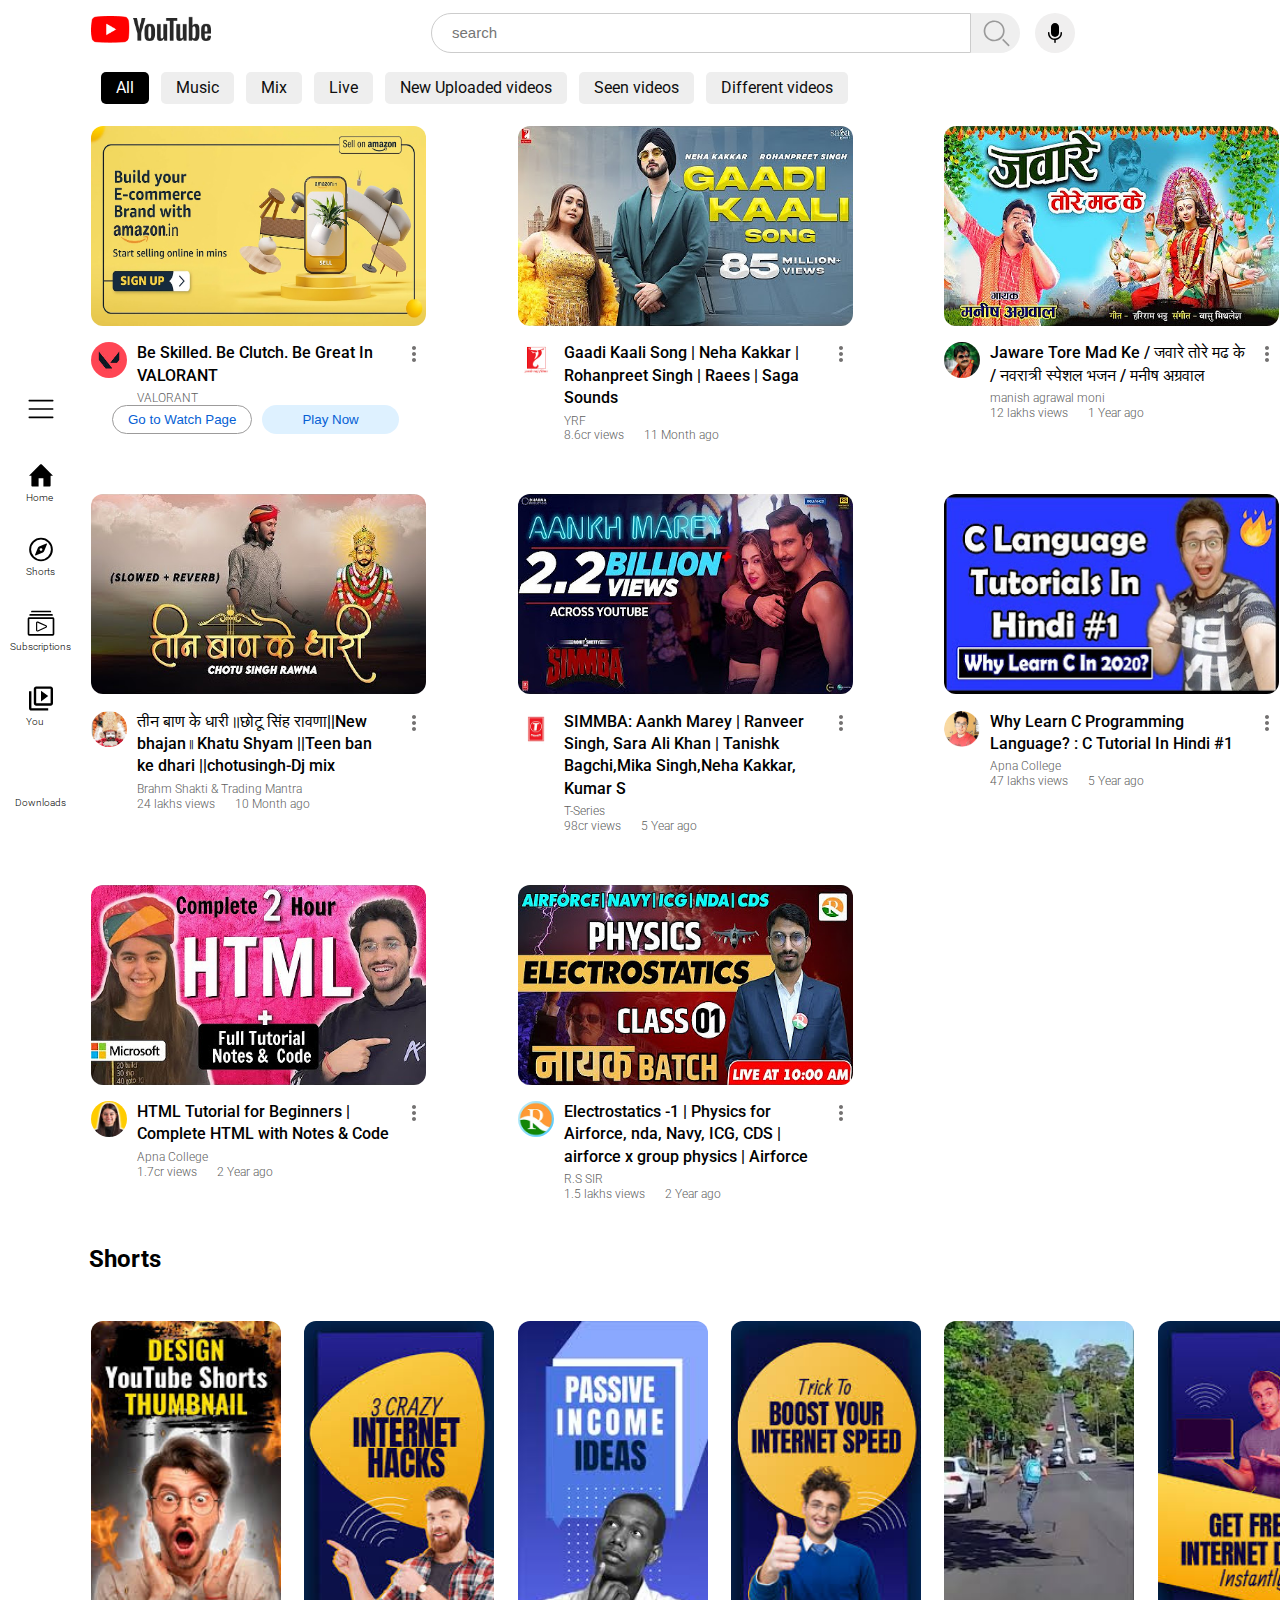
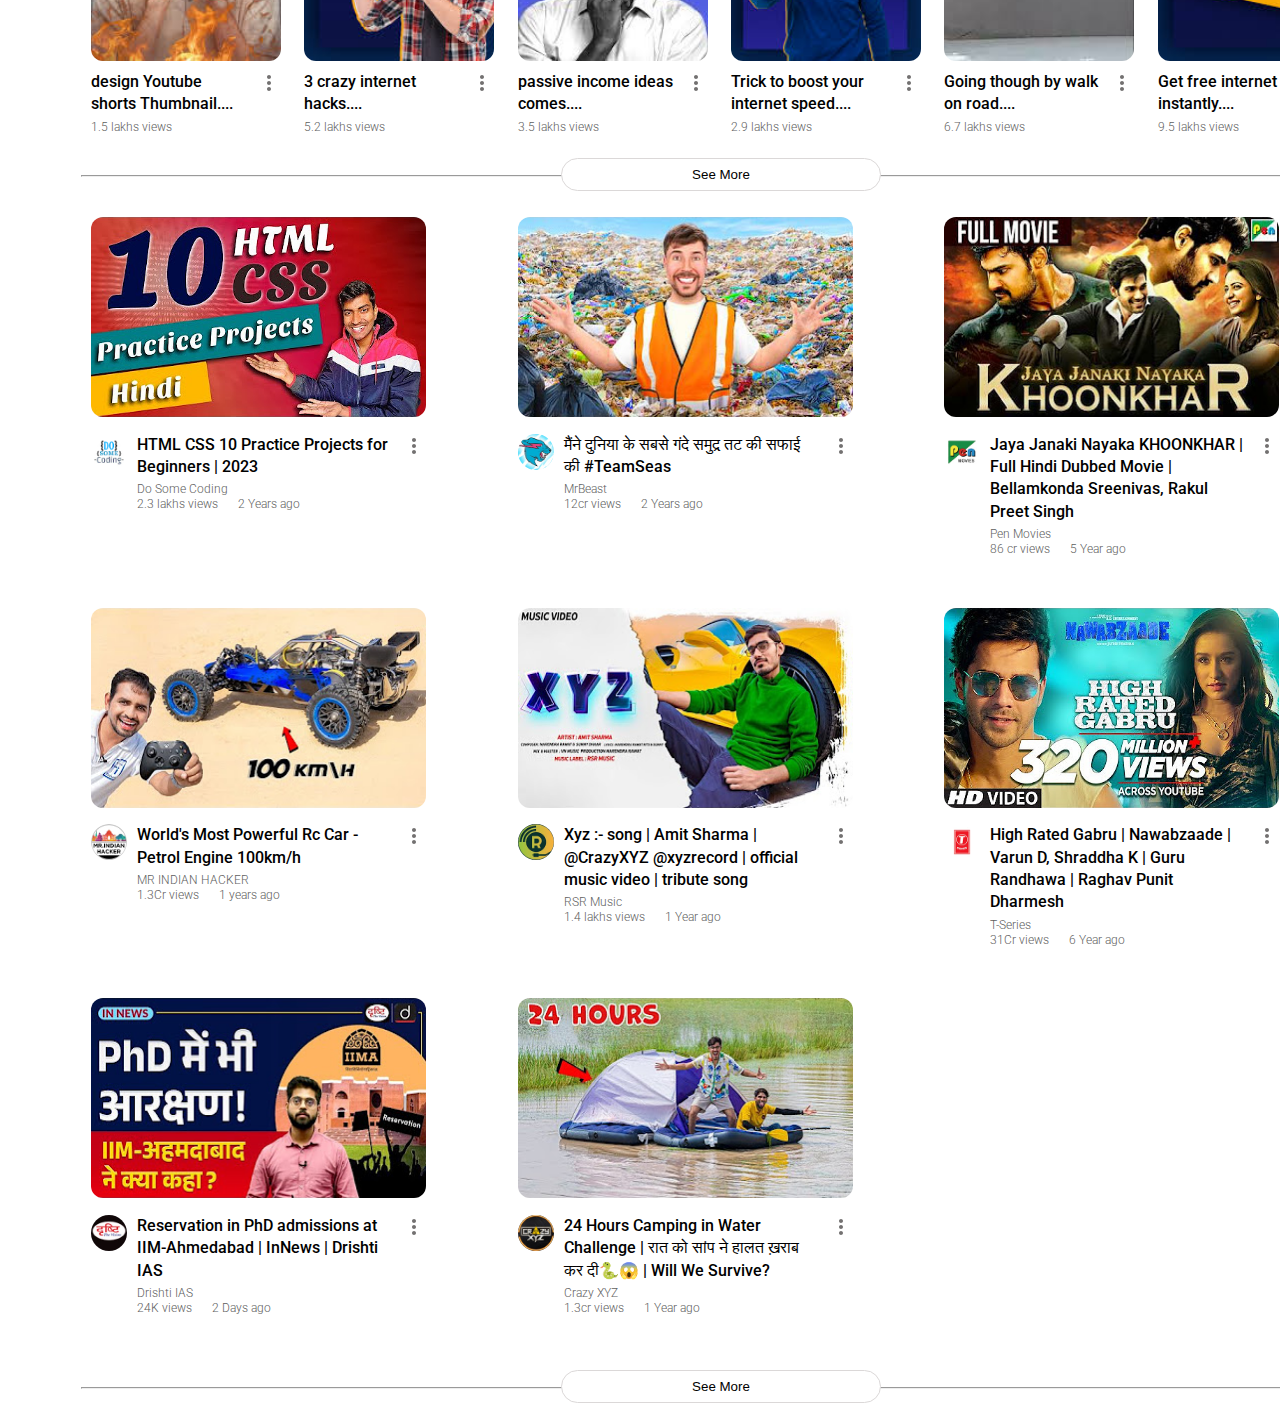
<file: project7/index.html>
<!DOCTYPE html>
<html lang="en">

<head>
    <meta charset="UTF-8">
    <meta name="viewport" content="width=device-width, initial-scale=1.0">
    <title>youtube clone</title>
    <link rel="stylesheet" href="style.css">
    <link rel="stylesheet" href="https://cdnjs.cloudflare.com/ajax/libs/font-awesome/6.6.0/css/all.min.css"
        integrity="sha512-Kc323vGBEqzTmouAECnVceyQqyqdsSiqLQISBL29aUW4U/M7pSPA/gEUZQqv1cwx4OnYxTxve5UMg5GT6L4JJg=="
        crossorigin="anonymous" referrerpolicy="no-referrer" />
</head>

<body>
    <div class="container">
        <aside class="stick">
            <div class="side-bars" >
                <a href=""><img src="icons/bars.svg" alt="bars"></a>
            </div>

            <div class="aside-icons" >
                <i>
                    <a href="https://www.youtube.com/"><img src="icons/home.svg" alt="bars"></a>
                </i>
                <p>Home</p>
            </div>

            <div class="aside-icons">
                <i>
                   <a href="https://www.youtube.com/shorts/PW4dfKMlF8o"> <img src="icons/compass.svg" alt="bars"></a>
                </i>
                <p> Shorts</p>
            </div>

            <div class="aside-icons" >
                <i class="sub">
                    <a href="https://www.youtube.com/feed/subscriptions"><img src="icons/video-gallary.svg" alt="bars"></a>
                </i>
                <p>Subscriptions</p>
            </div>

            <div class="aside-icons" >
                <i>
                    <a href="https://www.youtube.com/feed/you"><img src="icons/video-library.svg" alt="bars"></a>
                </i>
                <p>You</p>
            </div>

            <div class="aside-icons" >
                <a href="https://www.youtube.com/feed/downloads"><i class="fa-solid fa-download black"></i></a>
                <p>Downloads</p>
            </div>
        </aside>

        <div class="main-container">
            <div class="fixed">
                <header>
                    <nav class="amit">
                        <div class="youtube-logo">
                            <a href="https://www.youtube.com/"><img src="youtube-logo.png" alt="you-logo"></a>
                        </div>
    
                        <div class="mid-nav-section">
                            <div class="search-section">
                                <input type="text" placeholder="search">
                                <button class="srch">
                                    <img  src="icons/search.svg" alt="search">
                                </button>
                            </div>
                            <div class="mic">
                                <img src="icons/mic.svg" alt="mic">
                            </div>
                        </div>
    
                        <div class="icon-nav">
                            <i>
                                <img src="icons/video-add.svg" alt="video add">
                            </i>
                            <i>
                                <img  src="icons/dot-grid.svg" alt="dot-grid">
                            </i>
                            <i>
                                <img src="icons/bell.svg" alt="bell">
                            </i>
                            <i>
                                <img class="profile-pic" src="my logo2.png" alt="my logo">
                            </i>
                        </div>
                    </nav>
    
                    <div class="suggetion" >
                        <a href="https://www.youtube.com/"><div  class="dark-tag">All</div></a>
                        <a href="https://www.youtube.com/results?search_query=songs"><div class="light-tag">Music</div></a>
                        <a href="https://www.youtube.com/results?search_query=mix"><div class="light-tag">Mix</div></a>
                        <a href="https://www.youtube.com/results?search_query=live"><div class="light-tag">Live</div></a>
                        <a href="https://www.youtube.com/results?search_query=New+Uploaded+videos"><div class="light-tag">New Uploaded videos</video></div></a>
                        <a href="https://www.youtube.com/feed/you"><div class="light-tag">Seen videos</div></a>
                        <a href="https://www.youtube.com/results?search_query=different+videos"><div class="light-tag">Different videos</div></a>
                    </div>
                </header>
            </div>

            <!-- video section -->
            <main>
                <div class="video-container">
                    <div class="video">
                        <a href="https://www.youtube.com/watch?v=dYGCcK7JH5M"><img class="thumbnel-edit" src="thumbnail/thum-ad.jpg" alt="ads"></a>
                        <div class="dp-section-ad">
                            <div class="dp">
                                <img src="thumbnail/ad-dp.jpg" alt="ad">
                            </div>
                            <div class="video-content">
                                <h4>Be Skilled. Be Clutch. Be Great In VALORANT</h4>
                                <p class="channel-name">VALORANT</p>
                                <div class="ad-suggetion">
                                    <button class="btn1">Go to Watch Page</button>
                                    <button class="btn2">Play Now</button>
                                </div>
                            </div>

                            <div class="dots">
                                <img src="icons/dots.svg" alt="dots">
                            </div>
                        </div>
                    </div>

                    <div class="video">
                        <a href="https://www.youtube.com/watch?v=HRA1us5ArXc"><img class="thumbnel-edit" src="thumbnail/thumb-YRF.jpg" alt="ads"></a>
                        <div class="dp-section-ad">
                            <div class="dp">
                                <img src="thumbnail/YRF-dp.jpg" alt="ad">
                            </div>
                            <div class="video-content">
                                <h4>Gaadi Kaali Song | Neha Kakkar | Rohanpreet Singh | Raees | Saga Sounds</h4>
                                <p class="channel-name">YRF</p>
                                <div class="video-views">
                                    <p>8.6cr views</p>
                                    <p class="circle"><i class="fa-solid fa-circle"></i></p>
                                    <p>11 Month ago</p>
                                </div>
                            </div>

                            <div class="dots">
                                <img src="icons/dots.svg" alt="dots">
                            </div>
                        </div>
                    </div>

                    <div class="video">
                        <a href="https://www.youtube.com/watch?v=hAwGwrp8S30"><img class="thumbnel-edit" src="thumbnail/thumb-manish agrawal moni.jpg" alt="ads"></a>
                        <div class="dp-section-ad">
                            <div class="dp">
                                <img src="thumbnail/manish agrawal moni-dp.jpg" alt="ad">
                            </div>
                            <div class="video-content">
                                <h4>Jaware Tore Mad Ke / जवारे तोरे मढ के / नवरात्री स्पेशल भजन / मनीष अग्रवाल</h4>
                                <p class="channel-name">manish agrawal moni</p>
                                <div class="video-views">
                                    <p>12 lakhs views</p>
                                    <p class="circle"><i class="fa-solid fa-circle"></i></p>
                                    <p>1 Year ago</p>
                                </div>
                            </div>

                            <div class="dots">
                                <img src="icons/dots.svg" alt="dots">
                            </div>
                        </div>
                    </div>

                    <div class="video">
                        <a href="https://www.youtube.com/watch?v=-b_4q8_Ex1w"><img class="thumbnel-edit" src="thumbnail/chotu-thumb.jpg" alt="ads"></a>
                        <div class="dp-section-ad">
                            <div class="dp">
                                <img src="thumbnail/Brahm Shakti & Trading Mantra-dp.jpg" alt="ad">
                            </div>
                            <div class="video-content">
                                <h4>तीन बाण के धारी॥छोटू सिंह रावणा||New bhajan॥Khatu Shyam ||Teen ban ke dhari
                                    ||chotusingh-Dj mix</h4>
                                <p class="channel-name">Brahm Shakti & Trading Mantra</p>
                                <div class="video-views">
                                    <p>24 lakhs views</p>
                                    <p class="circle"><i class="fa-solid fa-circle"></i></p>
                                    <p>10 Month ago</p>
                                </div>
                            </div>

                            <div class="dots">
                                <img src="icons/dots.svg" alt="dots">
                            </div>
                        </div>
                    </div>

                    <div class="video">
                        <a href="https://www.youtube.com/watch?v=_KhQT-LGb-4"><img class="thumbnel-edit" src="thumbnail/simbba.jpg" alt="ads"></a>
                        <div class="dp-section-ad">
                            <div class="dp">
                                <img src="thumbnail/t-series.jpg" alt="ad">
                            </div>
                            <div class="video-content">
                                <h4>SIMMBA: Aankh Marey | Ranveer Singh, Sara Ali Khan | Tanishk Bagchi,Mika Singh,Neha
                                    Kakkar, Kumar S</h4>
                                <p class="channel-name">T-Series</p>
                                <div class="video-views">
                                    <p>98cr views</p>
                                    <p class="circle"><i class="fa-solid fa-circle"></i></p>
                                    <p>5 Year ago</p>
                                </div>
                            </div>

                            <div class="dots">
                                <img src="icons/dots.svg" alt="dots">
                            </div>
                        </div>
                    </div>

                    <div class="video">
                        <a href="https://www.youtube.com/watch?v=7Dh73z3icd8&list=PLu0W_9lII9aiXlHcLx-mDH1Qul38wD3aR"><img class="thumbnel-edit" src="thumbnail/c lang.jpg" alt="ads"></a>
                        <div class="dp-section-ad">
                            <div class="dp">
                                <img src="thumbnail/codewithharry.jpg" alt="ad">
                            </div>
                            <div class="video-content">
                                <h4>Why Learn C Programming Language? : C Tutorial In Hindi #1</h4>
                                <p class="channel-name">Apna College</p>
                                <div class="video-views">
                                    <p>47 lakhs views</p>
                                    <p class="circle"><i class="fa-solid fa-circle"></i></p>
                                    <p>5 Year ago</p>
                                </div>
                            </div>

                            <div class="dots">
                                <img src="icons/dots.svg" alt="dots">
                            </div>
                        </div>
                    </div>

                    <div class="video">
                        <a href="https://www.youtube.com/watch?v=HcOc7P5BMi4&t=1s"><img class="thumbnel-edit" src="thumbnail/apna college-thumb.jpg" alt="ads"></a>
                        <div class="dp-section-ad">
                            <div class="dp">
                                <img src="thumbnail/Apna College-dp.jpg" alt="ad">
                            </div>
                            <div class="video-content">
                                <h4>HTML Tutorial for Beginners | Complete HTML with Notes & Code</h4>
                                <p class="channel-name">Apna College</p>
                                <div class="video-views">
                                    <p>1.7cr views</p>
                                    <p class="circle"><i class="fa-solid fa-circle"></i></p>
                                    <p>2 Year ago</p>
                                </div>
                            </div>

                            <div class="dots">
                                <img src="icons/dots.svg" alt="dots">
                            </div>
                        </div>
                    </div>

                    <div class="video">
                        <a href="https://www.youtube.com/watch?v=kHeDOjeO2Sg&list=PLU6aMsIxfhG0nLrO4oSW7DnEKj0WCzYfm"><img class="thumbnel-edit" src="thumbnail/rs sir.jpg" alt="ads"></a>
                        <div class="dp-section-ad">
                            <div class="dp">
                                <img src="thumbnail/rs.jpg" alt="ad">
                            </div>
                            <div class="video-content">
                                <h4>Electrostatics -1 | Physics for Airforce, nda, Navy, ICG, CDS | airforce x group
                                    physics | Airforce</h4>
                                <p class="channel-name">R.S SIR</p>
                                <div class="video-views">
                                    <p>1.5 lakhs views</p>
                                    <p class="circle"><i class="fa-solid fa-circle"></i></p>
                                    <p>2 Year ago</p>
                                </div>
                            </div>

                            <div class="dots">
                                <img src="icons/dots.svg" alt="dots">
                            </div>
                        </div>
                    </div>
                </div>

                <!-- shorts -->
                <div class="short-wr">
                    <h2>Shorts</h2>
                </div>
                <div class="shorts-container">
                    <div class="video-shorts">
                        <img class="thumbnel-edit" src="short.jpeg" alt="ads">
                        <div class="dp-section-ad">
                            <div class="video-content">
                                <h4>design Youtube shorts Thumbnail....</h4>
                                <div class="video-views">
                                    <p>1.5 lakhs views</p>
                                </div>
                            </div>
                            <div class="dots">
                                <img src="icons/dots.svg" alt="dots">
                            </div>
                        </div>
                    </div>

                    <div class="video-shorts">
                        <img class="thumbnel-edit" src="thumbnail/short3.jpeg" alt="ads">
                        <div class="dp-section-ad">
                            <div class="video-content">
                                <h4>3 crazy internet hacks....</h4>
                                <div class="video-views">
                                    <p>5.2 lakhs views</p>
                                </div>
                            </div>
                            <div class="dots">
                                <img src="icons/dots.svg" alt="dots">
                            </div>
                        </div>
                    </div>

                    <div class="video-shorts">
                        <img class="thumbnel-edit" src="thumbnail/short2.jpeg" alt="ads">
                        <div class="dp-section-ad">
                            <div class="video-content">
                                <h4>passive income ideas comes....</h4>
                                <div class="video-views">
                                    <p>3.5 lakhs views</p>
                                </div>
                            </div>
                            <div class="dots">
                                <img src="icons/dots.svg" alt="dots">
                            </div>
                        </div>
                    </div>

                    <div class="video-shorts">
                        <img class="thumbnel-edit" src="thumbnail/short4.jpeg" alt="ads">
                        <div class="dp-section-ad">
                            <div class="video-content">
                                <h4>Trick to boost your internet speed....</h4>
                                <div class="video-views">
                                    <p>2.9 lakhs views</p>
                                </div>
                            </div>
                            <div class="dots">
                                <img src="icons/dots.svg" alt="dots">
                            </div>
                        </div>
                    </div>

                    <div class="video-shorts">
                        <img class="thumbnel-edit" src="thumbnail/short5.jpeg" alt="ads">
                        <div class="dp-section-ad">
                            <div class="video-content">
                                <h4>Going though by walk on road....</h4>
                                <div class="video-views">
                                    <p>6.7 lakhs views</p>
                                </div>
                            </div>
                            <div class="dots">
                                <img src="icons/dots.svg" alt="dots">
                            </div>
                        </div>
                    </div>

                    <div class="video-shorts">
                        <img class="thumbnel-edit" src="thumbnail/short6.jpeg" alt="ads">
                        <div class="dp-section-ad">
                            <div class="video-content">
                                <h4>Get free internet data instantly....</h4>
                                <div class="video-views">
                                    <p>9.5 lakhs views</p>
                                </div>
                            </div>
                            <div class="dots">
                                <img src="icons/dots.svg" alt="dots">
                            </div>
                        </div>
                    </div>
                </div>
                <hr>
                <div class="see-more">
                    <button>See More <i class="fa-solid fa-angle-down"></i></button>
                </div>

                <!-- video section -->
                <div class="video-container">
                    <div class="video">
                        <a href="https://www.youtube.com/watch?v=za031mewZNc&list=PLPppPPmk0i3hZCNmbVtcP1hlwDKOdUFX9"><img class="thumbnel-edit" src="thumbnail/do some-thumb.jpg" alt="ads"></a>
                        <div class="dp-section-ad">
                            <div class="dp">
                                <img src="thumbnail/do some-dp.jpg" alt="ad">
                            </div>
                            <div class="video-content">
                                <h4>HTML CSS 10 Practice Projects for Beginners | 2023</h4>
                                <p class="channel-name">Do Some Coding</p>
                                <div class="video-views">
                                    <p>2.3 lakhs views</p>
                                    <p class="circle"><i class="fa-solid fa-circle"></i></p>
                                    <p>2 Years ago</p>
                                </div>
                            </div>

                            <div class="dots">
                                <img src="icons/dots.svg" alt="dots">
                            </div>
                        </div>
                    </div>

                    <div class="video">
                        <a href="https://www.youtube.com/watch?v=cV2gBU6hKfY"><img class="thumbnel-edit" src="thumbnail/mr.b-thumb.jpg" alt="ads"></a>
                        <div class="dp-section-ad">
                            <div class="dp">
                                <img src="thumbnail/mr.b-dp.jpg" alt="ad">
                            </div>
                            <div class="video-content">
                                <h4>मैंने दुनिया के सबसे गंदे समुद्र तट की सफाई की #TeamSeas</h4>
                                <p class="channel-name">MrBeast</p>
                                <div class="video-views">
                                    <p>12cr views</p>
                                    <p class="circle"><i class="fa-solid fa-circle"></i></p>
                                    <p>2 Years ago</p>
                                </div>
                            </div>
            
                            <div class="dots">
                                <img src="icons/dots.svg" alt="dots">
                            </div>
                        </div>
                    </div>

                    <div class="video">
                        <a href="https://www.youtube.com/watch?v=1lFk1LSsI_c"><img class="thumbnel-edit" src="thumbnail/movi-thumb.jpg" alt="ads"></a>
                        <div class="dp-section-ad">
                            <div class="dp">
                                <img src="thumbnail/movie-dp.jpg" alt="ad">
                            </div>
                            <div class="video-content">
                                <h4>Jaya Janaki Nayaka KHOONKHAR | Full Hindi Dubbed Movie | Bellamkonda Sreenivas,
                                    Rakul Preet Singh</h4>
                                <p class="channel-name">Pen Movies</p>
                                <div class="video-views">
                                    <p>86 cr views</p>
                                    <p class="circle"><i class="fa-solid fa-circle"></i></p>
                                    <p>5 Year ago</p>
                                </div>
                            </div>
            
                            <div class="dots">
                                <img src="icons/dots.svg" alt="dots">
                            </div>
                        </div>
                    </div>
            
                    <div class="video">
                        <a href="https://www.youtube.com/watch?v=jOcjEOpRzKQ"><img class="thumbnel-edit" src="thumbnail/mr.i-thumb.jpg" alt="ads"></a>
                        <div class="dp-section-ad">
                            <div class="dp">
                                <img src="thumbnail/mr.i-dp.jpg" alt="ad">
                            </div>
                            <div class="video-content">
                                <h4>World's Most Powerful Rc Car - Petrol Engine 100km/h</h4>
                                <p class="channel-name">MR INDIAN HACKER</p>
                                <div class="video-views">
                                    <p>1.3Cr views</p>
                                    <p class="circle"><i class="fa-solid fa-circle"></i></p>
                                    <p>1 years ago</p>
                                </div>
                            </div>
            
                            <div class="dots">
                                <img src="icons/dots.svg" alt="dots">
                            </div>
                        </div>
                    </div>

                    <div class="video">
                        <a href="https://www.youtube.com/watch?v=oIipYS5W-zM"><img class="thumbnel-edit" src="thumbnail/crzymusic-thumb.jpg" alt="ads"></a>
                        <div class="dp-section-ad">
                            <div class="dp">
                                <img src="thumbnail/crzymusic-dp.jpg" alt="ad">
                            </div>
                            <div class="video-content">
                                <h4>Xyz :- song | Amit Sharma | @CrazyXYZ @xyzrecord | official music video |
                                    tribute song</h4>
                                <p class="channel-name">RSR Music</p>
                                <div class="video-views">
                                    <p>1.4 lakhs views</p>
                                    <p class="circle"><i class="fa-solid fa-circle"></i></p>
                                    <p>1 Year ago</p>
                                </div>
                            </div>
            
                            <div class="dots">
                                <img src="icons/dots.svg" alt="dots">
                            </div>
                        </div>
                    </div>

                    <div class="video">
                        <a href="https://www.youtube.com/watch?v=DxCfhmYe-Cw"><img class="thumbnel-edit" src="thumbnail/rated-thumb.jpg" alt="ads"></a>
                        <div class="dp-section-ad">
                            <div class="dp">
                                <img src="thumbnail/t-series.jpg" alt="ad">
                            </div>
                            <div class="video-content">
                                <h4>High Rated Gabru | Nawabzaade | Varun D, Shraddha K | Guru Randhawa | Raghav
                                    Punit Dharmesh</h4>
                                <p class="channel-name">T-Series</p>
                                <div class="video-views">
                                    <p>31Cr views</p>
                                    <p class="circle"><i class="fa-solid fa-circle"></i></p>
                                    <p>6 Year ago</p>
                                </div>
                            </div>
            
                            <div class="dots">
                                <img src="icons/dots.svg" alt="dots">
                            </div>
                        </div>
                    </div>

                    <div class="video">
                        <a href="https://www.youtube.com/watch?v=dpyywCoMb_M"><img class="thumbnel-edit" src="thumbnail/news.jpg" alt="ads"></a>
                        <div class="dp-section-ad">
                            <div class="dp">
                                <img src="thumbnail/news-dp.jpg" alt="ad">
                            </div>
                            <div class="video-content">
                                <h4>Reservation in PhD admissions at IIM-Ahmedabad | InNews | Drishti IAS</h4>
                                <p class="channel-name">Drishti IAS</p>
                                <div class="video-views">
                                    <p>24K views</p>
                                    <p class="circle"><i class="fa-solid fa-circle"></i></p>
                                    <p>2 Days ago</p>
                                </div>
                            </div>
            
                            <div class="dots">
                                <img src="icons/dots.svg" alt="dots">
                            </div>
                        </div>
                    </div>

                    <div class="video">
                        <a href="https://www.youtube.com/watch?v=Hj9lJ7_meTQ"><img class="thumbnel-edit" src="thumbnail/crzy-thumb.jpg" alt="ads"></a>
                        <div class="dp-section-ad">
                            <div class="dp">
                                <img src="thumbnail/crzy-dp.jpg" alt="ad">
                            </div>
                            <div class="video-content">
                                <h4>24 Hours Camping in Water Challenge | रात को सांप ने हालत ख़राब कर दी🐍😱 | Will
                                    We Survive?</h4>
                                <p class="channel-name">Crazy XYZ</p>
                                <div class="video-views">
                                    <p>1.3cr views</p>
                                    <p class="circle"><i class="fa-solid fa-circle"></i></p>
                                    <p>1 Year ago</p>
                                </div>
                            </div>
            
                            <div class="dots">
                                <img src="icons/dots.svg" alt="dots">
                            </div>
                        </div>
                    </div>
                </div>
                
                <hr>
                <div class="see-more">
                    <button>See More <i class="fa-solid fa-angle-down"></i></button>
                </div>
            </main>
        </div>
    </div>
</body>

</html>
</file>
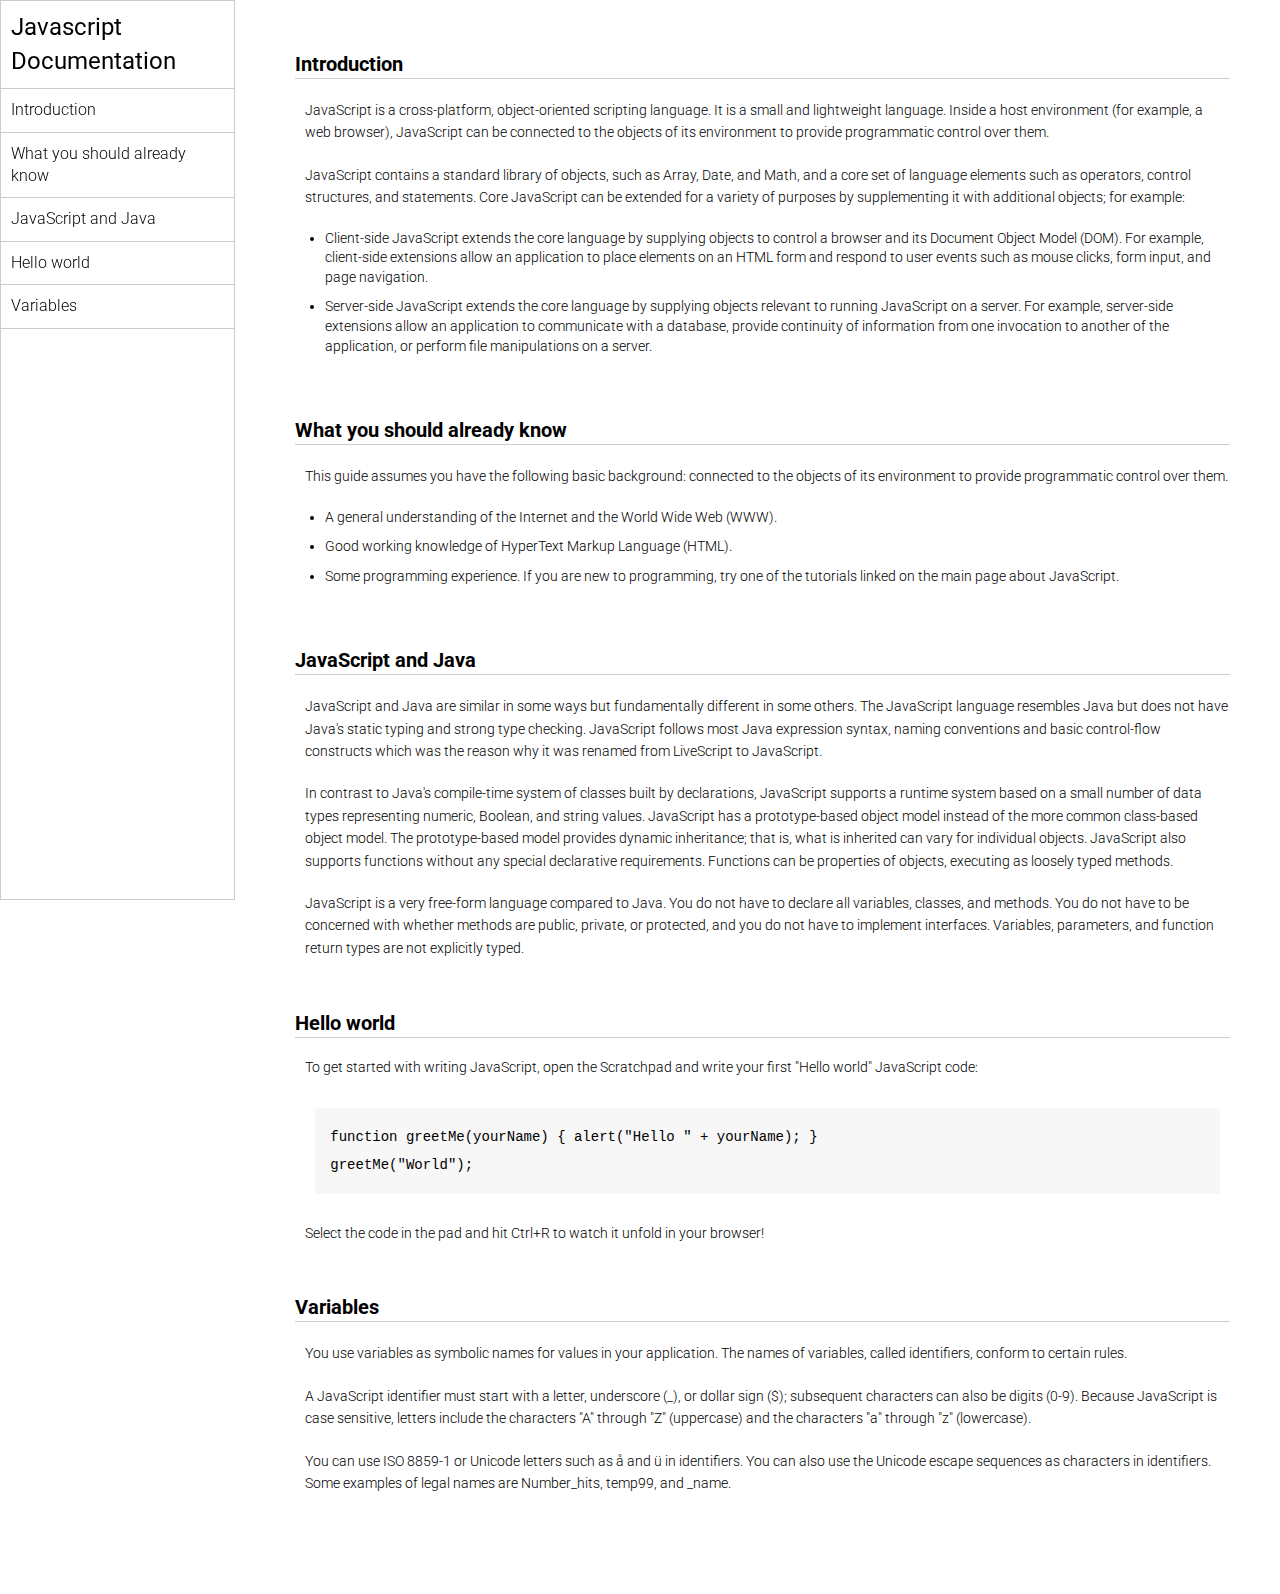
<file: project8/index.html>
<!DOCTYPE html>
<html lang="en">

<head>
    <meta charset="UTF-8">
    <meta name="viewport" content="width=device-width, initial-scale=1.0">
    <title>Document</title>
    <link rel="stylesheet" href="style.css">
</head>

<body>
    <header>
        <nav>
            <h1>Javascript Documentation</h1>
            <ul>
                <a href="#Introduction" >
                    <li>Introduction</li>
                </a>
                <a href="#What_you_should_already_know" >
                    <li>What you should already know</li>
                </a>
                <a href="#JavaScript_and_Java" >
                    <li>JavaScript and Java</li>
                </a>
                <a href="#Hello_world" >
                    <li>Hello world</li>
                </a>
                <a href="#Variables" >
                    <li>Variables</li>
                </a>

            </ul>
        </nav>
    </header>

    <main>
        <section id="Introduction">
            <h2>Introduction</h2>
            <article>
                <p>JavaScript is a cross-platform, object-oriented scripting language. It is a small and lightweight
                    language. Inside a host environment (for example, a web browser), JavaScript can be connected to the
                    objects of its environment to provide programmatic control over them.
                </p>

                <p>
                    JavaScript contains a standard library of objects, such as Array, Date, and Math, and a core set of
                    language elements such as operators, control structures, and statements. Core JavaScript can be
                    extended for a variety of purposes by supplementing it with additional objects; for example:
                </p>

                <ul>
                    <li>Client-side JavaScript extends the core language by supplying objects to control a browser and
                        its Document Object Model (DOM). For example, client-side extensions allow an application to
                        place elements on an HTML form and respond to user events such as mouse clicks, form input, and
                        page navigation.
                    </li>

                    <li>
                        Server-side JavaScript extends the core language by supplying objects relevant to running
                        JavaScript on a server. For example, server-side extensions allow an application to communicate
                        with a database, provide continuity of information from one invocation to another of the
                        application, or perform file manipulations on a server.
                    </li>
                </ul>
            </article>
        </section>

        <section id="What_you_should_already_know">
            <h2>What you should already know</h2>
            <article>
                <p>This guide assumes you have the following basic background: connected to the objects of its
                    environment to provide programmatic control over them.
                </p>

                <ul>
                    <li>
                        A general understanding of the Internet and the World Wide Web (WWW).
                    </li>

                    <li>
                        Good working knowledge of HyperText Markup Language (HTML).
                    </li>

                    <li>
                        Some programming experience. If you are new to programming, try one of the tutorials linked on
                        the main page about JavaScript.
                    </li>
                </ul>
            </article>
        </section>

        <section id="JavaScript_and_Java">
            <h2>JavaScript and Java</h2>
            <article>
                <p>JavaScript and Java are similar in some ways but fundamentally different in some others. The
                    JavaScript language resembles Java but does not have Java's static typing and strong type checking.
                    JavaScript follows most Java expression syntax, naming conventions and basic control-flow constructs
                    which was the reason why it was renamed from LiveScript to JavaScript.
                </p>

                <p>
                    In contrast to Java's compile-time system of classes built by declarations, JavaScript supports a
                    runtime system based on a small number of data types representing numeric, Boolean, and string
                    values. JavaScript has a prototype-based object model instead of the more common class-based object
                    model. The prototype-based model provides dynamic inheritance; that is, what is inherited can vary
                    for individual objects. JavaScript also supports functions without any special declarative
                    requirements. Functions can be properties of objects, executing as loosely typed methods.
                </p>

                <p>
                    JavaScript is a very free-form language compared to Java. You do not have to declare all variables,
                    classes, and methods. You do not have to be concerned with whether methods are public, private, or
                    protected, and you do not have to implement interfaces. Variables, parameters, and function return
                    types are not explicitly typed.
                </p>
            </article>
        </section>

        <section id="Hello_world">
            <h2>Hello world</h2>
            <article>
              To get started with writing JavaScript, open the Scratchpad and write
              your first "Hello world" JavaScript code:
              <code
                >function greetMe(yourName) { alert("Hello " + yourName); }
                greetMe("World");
              </code>
    
              Select the code in the pad and hit Ctrl+R to watch it unfold in your
              browser!
            </article>
          </section>

        <section id="Variables">
            <h2>Variables</h2>
            <article>
                <p>You use variables as symbolic names for values in your application. The names of variables, called identifiers, conform to certain rules.
                </p>

                <p>
                    A JavaScript identifier must start with a letter, underscore (_), or dollar sign ($); subsequent characters can also be digits (0-9). Because JavaScript is case sensitive, letters include the characters "A" through "Z" (uppercase) and the characters "a" through "z" (lowercase).
                </p>

                <p>
                    You can use ISO 8859-1 or Unicode letters such as å and ü in identifiers. You can also use the Unicode escape sequences as characters in identifiers. Some examples of legal names are Number_hits, temp99, and _name.
                </p>

            </article>
        </section>
    </main>
</body>

</html>
</file>
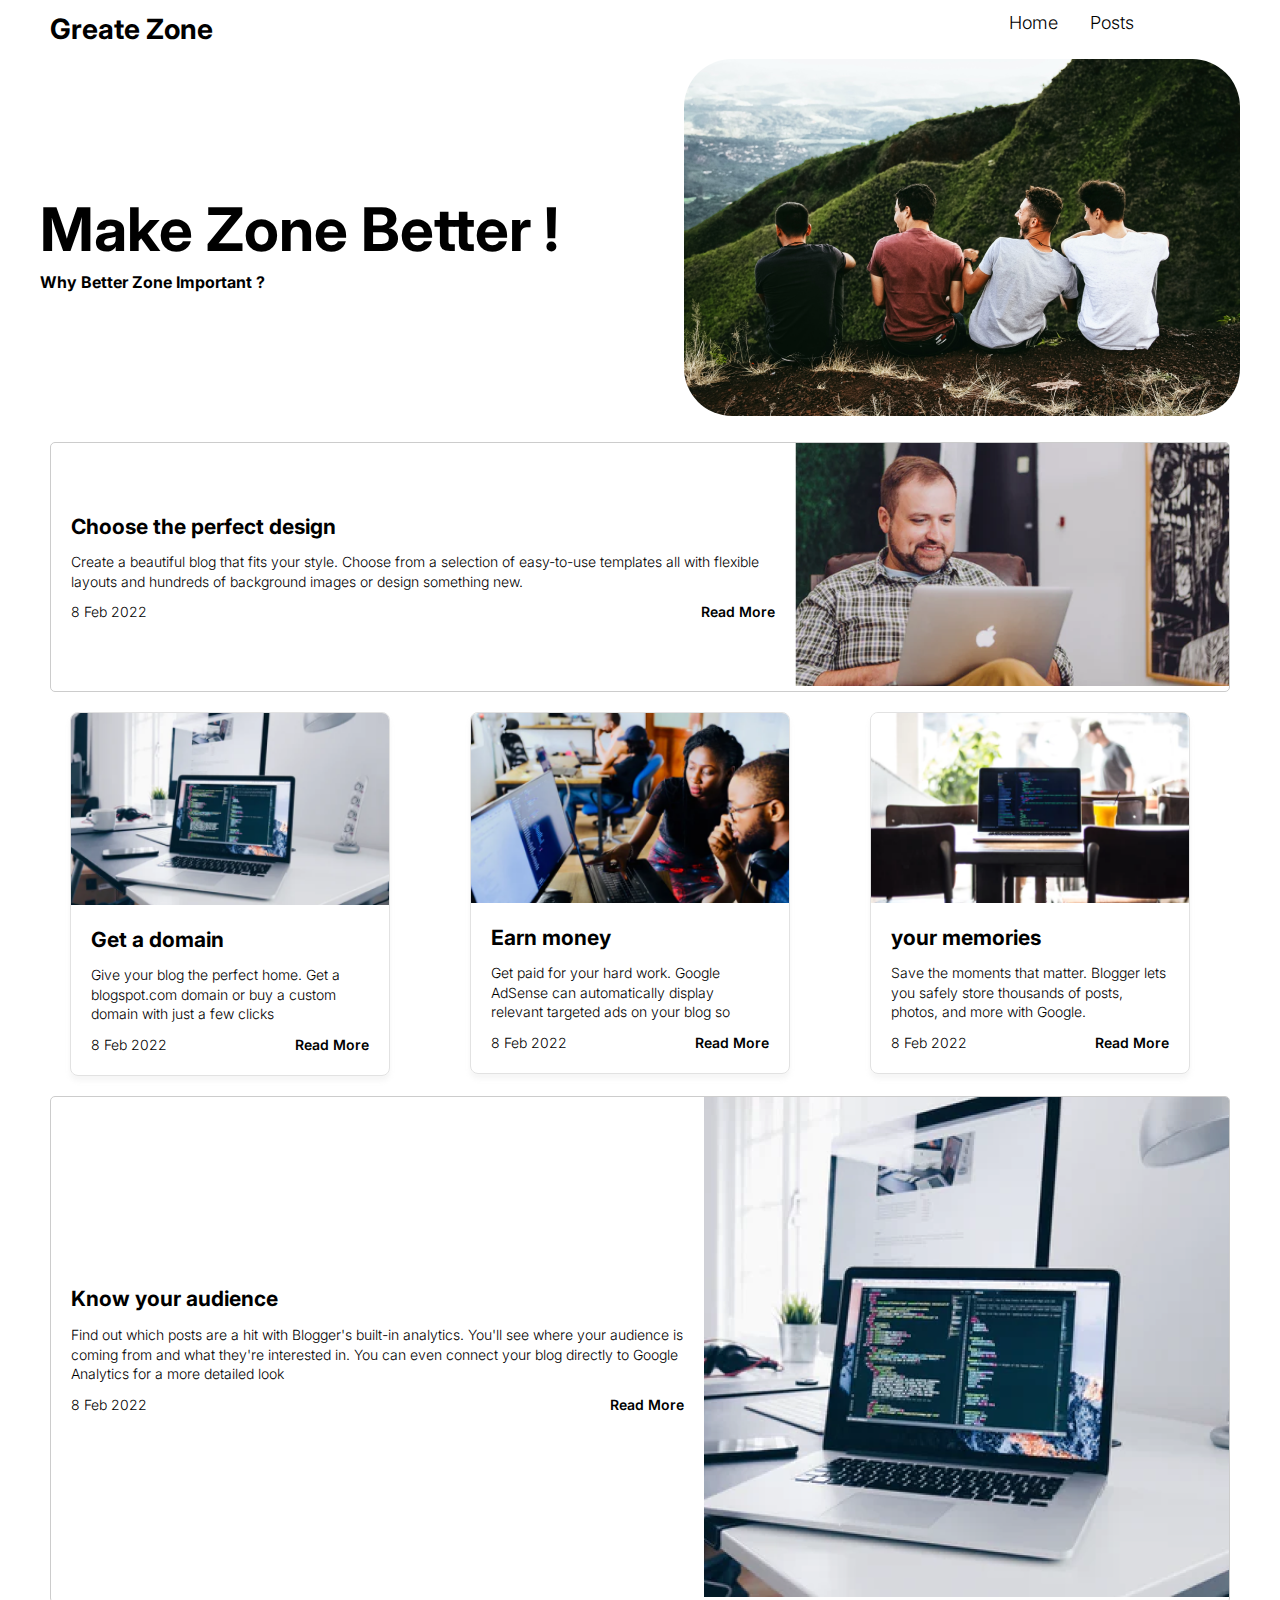
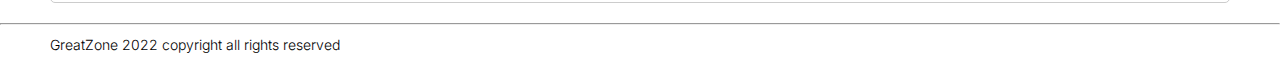
<file: project9/index.html>
<!DOCTYPE html>
<html lang="en">

<head>
  <meta charset="UTF-8">
  <meta name="viewport" content="width=device-width, initial-scale=1.0">
  <title>Document</title>
  <link rel="stylesheet" href="style.css">
  <link rel="stylesheet" href="https://cdnjs.cloudflare.com/ajax/libs/font-awesome/6.6.0/css/all.min.css"
    integrity="sha512-Kc323vGBEqzTmouAECnVceyQqyqdsSiqLQISBL29aUW4U/M7pSPA/gEUZQqv1cwx4OnYxTxve5UMg5GT6L4JJg=="
    crossorigin="anonymous" referrerpolicy="no-referrer" />
</head>

<body>
  <header>
    <nav>
      <h1>Greate Zone</h1>
      <ul>
        <a href="index.html" class="html_link">
          <li>Home</li>
        </a>
        <li>Posts</li>
        <li><i class="fa-brands fa-instagram"></i></li>
        <li><i class="fa-brands fa-twitter"></i></li>
        <li><i class="fa-brands fa-linkedin"></i></li>
      </ul>
    </nav>
  </header>

  <main>
    <section id="hero1">
      <div class="hero1-text">
        <h1>Make Zone Better !</h1>
        <h4>Why Better Zone Important ?</h4>
      </div>
      <div class="hero1-img">
        <img class="img1" src="hero.png" alt="hero-img">
      </div>
    </section>

    <section id="hero2">
      <div class="card-content">
        <h2>Choose the perfect design</h2>
        <p>Create a beautiful blog that fits your style. Choose from a selection of easy-to-use templates  all with flexible layouts and hundreds of background images  or design something new.</p>
        <div class="status">
          <p>8 Feb 2022</p>
          <a href="post.html">Read More</a>
        </div>
      </div>
      <div class="hero2-img">
        <img class="img2" src="long-card.png" alt="">
      </div>
    </section>

    <div class="card-container">
      <div class="card-wrapper">
        <div class="v-card">
          <div class="card-content">
            <h2>Get a domain</h2>
            <p>Give your blog the perfect home. Get a blogspot.com domain or buy a custom domain with just a few clicks</p>
            <div class="status">
              <p>8 Feb 2022</p>
              <a href="post.html">Read More</a>
            </div>
          </div>
          <img src="card1.png" alt="card1">
        </div>
      </div>

      <div class="card-wrapper">
        <div class="v-card">
          <div class="card-content">
            <h2>Earn money</h2>
            <p>Get paid for your hard work. Google AdSense can automatically display relevant targeted ads on your blog so</p>
            <div class="status">
              <p>8 Feb 2022</p>
              <a href="post.html">Read More</a>
            </div>
          </div>
          <img src="card2.png" alt="card3">
        </div>
      </div>


      <div class="card-wrapper">
        <div class="v-card">
          <div class="card-content">
            <h2>your memories</h2>
            <p>Save the moments that matter. Blogger lets you safely store thousands of posts, photos, and more with Google.
            </p>
            <div class="status">
              <p>8 Feb 2022</p>
              <a href="post.html">Read More</a>
            </div>
          </div>
          <img src="card3.png" alt="card3">
        </div>
      </div>
    </div>

    <section id="hero2">
      <div class="card-content">
        <h2>Know your audience</h2>
        <p>Find out which posts are a hit with Blogger's built-in analytics. You'll see where your audience is coming from and what they're interested in. You can even connect your blog directly to Google Analytics for a more detailed look</p>
        <div class="status">
          <p>8 Feb 2022</p>
          <a href="post.html">Read More</a>
        </div>
      </div>
      <div class="hero2-img">
        <img class="img3" src="long-big-card.png" alt="">
      </div>
    </section>
  </main>

  <hr>

  <footer>
    <p>GreatZone 2022 copyright all rights reserved</p>
    <ul>
      <li><i class="fa-brands fa-instagram"></i></li>
      <li><i class="fa-brands fa-twitter"></i></li>
      <li><i class="fa-brands fa-linkedin"></i></li>
    </ul>
  </footer>
</body>

</html>
</file>
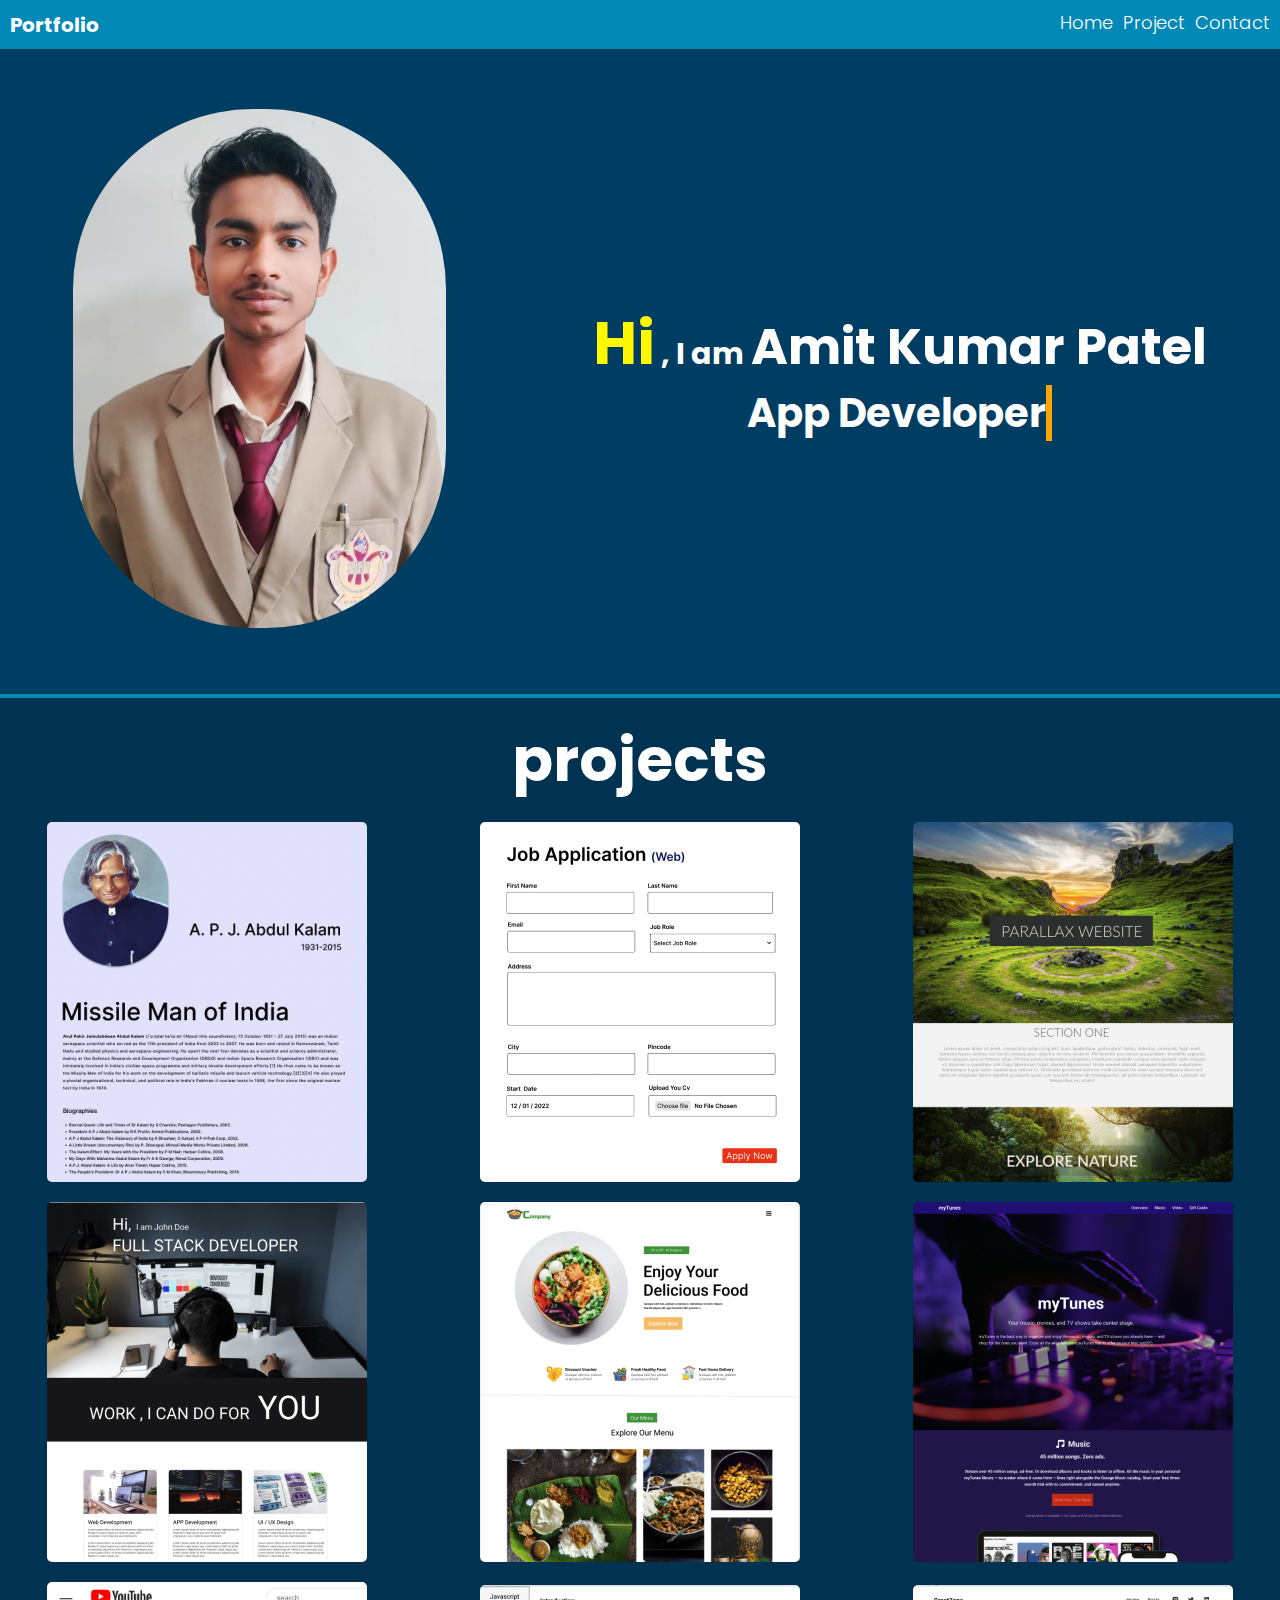
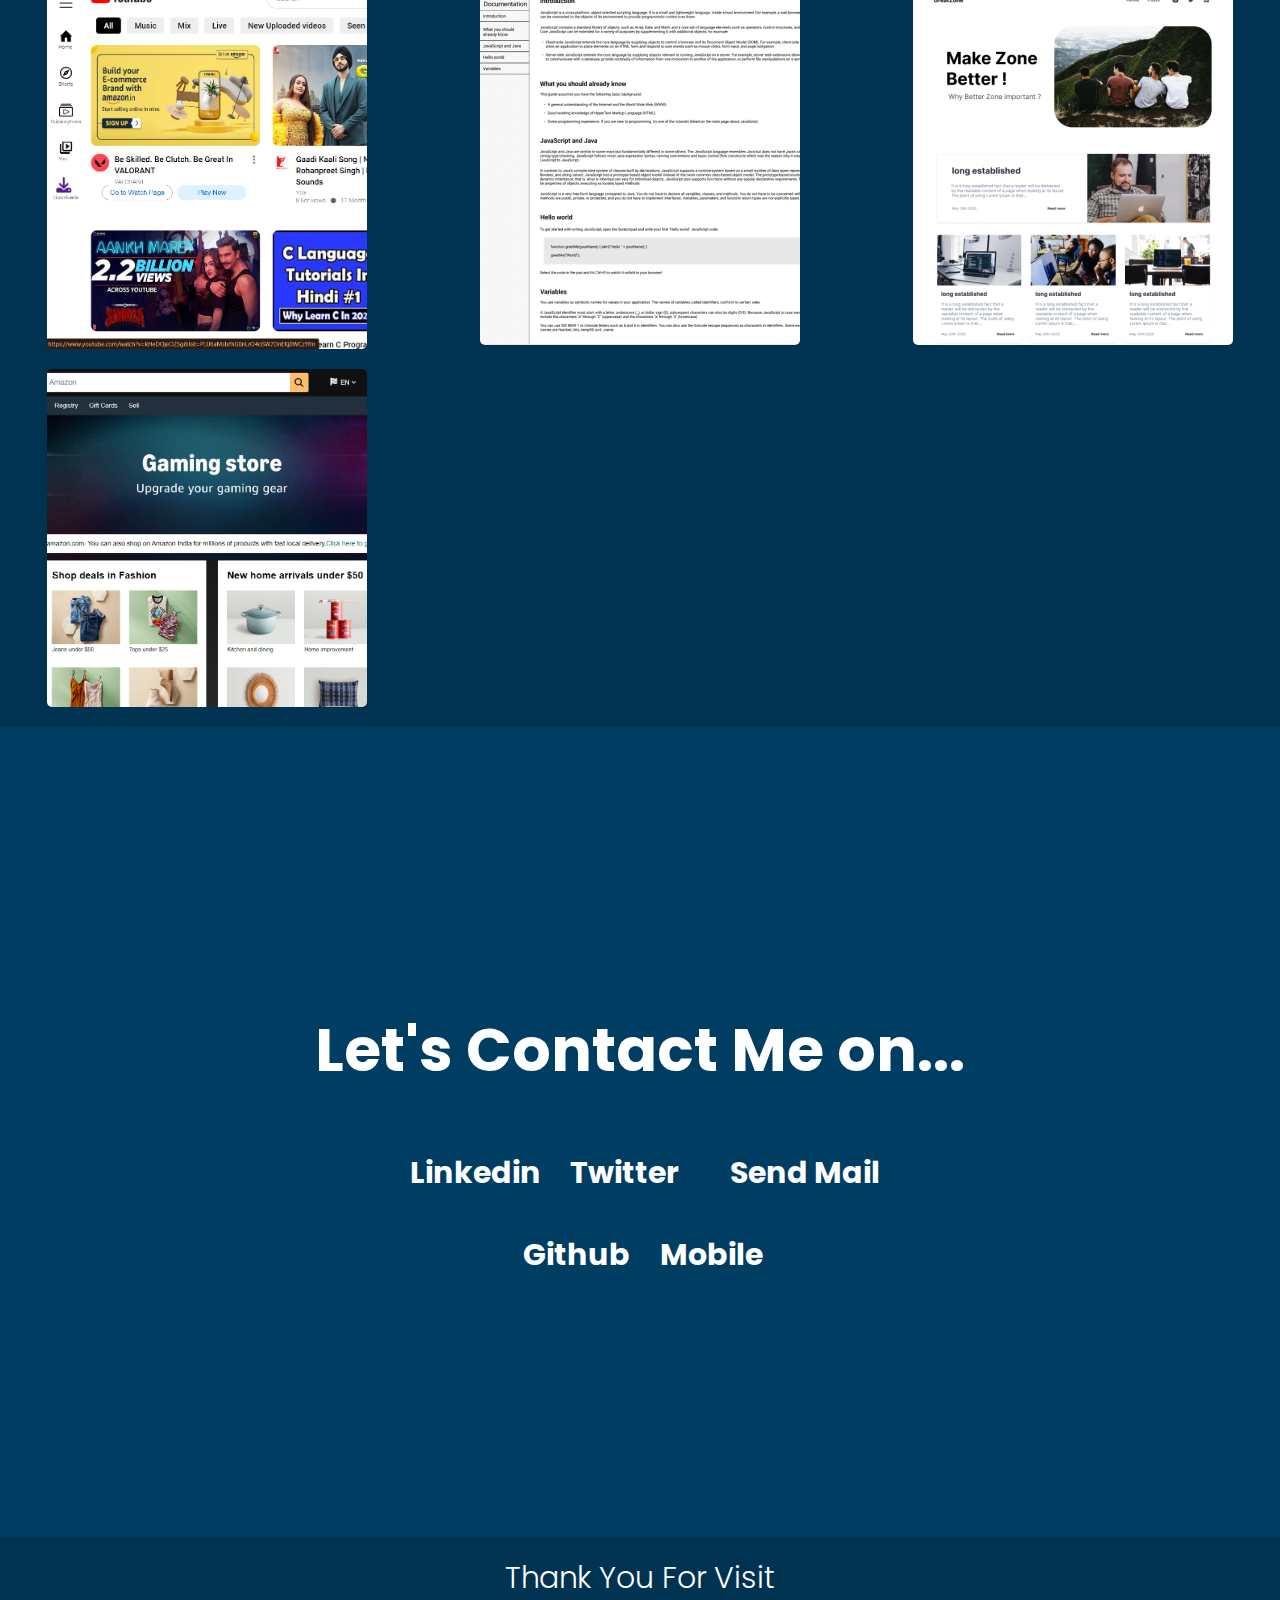
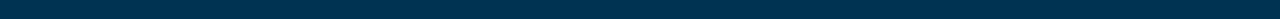
<file: my_portfolio.html>
<!DOCTYPE html>
<html lang="en">

<head>
    <meta charset="UTF-8">
    <meta name="viewport" content="width=device-width, initial-scale=1.0">
    <title>Document</title>
    <link rel="stylesheet" href="my_portfolio.css">
    <link rel="stylesheet" href="https://cdnjs.cloudflare.com/ajax/libs/animate.css/4.1.1/animate.min.css" />
    <link rel="stylesheet" href="https://cdnjs.cloudflare.com/ajax/libs/font-awesome/6.6.0/css/all.min.css"
        integrity="sha512-Kc323vGBEqzTmouAECnVceyQqyqdsSiqLQISBL29aUW4U/M7pSPA/gEUZQqv1cwx4OnYxTxve5UMg5GT6L4JJg=="
        crossorigin="anonymous" referrerpolicy="no-referrer" />
</head>

<body>
    <header>
        <nav class="container">

            <div class="logo">Portfolio</div>
            <ul>
                <a href="#hero">
                    <li>Home</li>
                </a>

                <a href="#Project">
                    <li>Project</li>
                </a>

                <a href="#Contact">
                    <li>Contact</li>
                </a>
            </ul>

        </nav>
    </header>

    <main>
        <section id="hero">
            <div class="container">
                <div class="my-img animate__animated animate__backInLeft">
                    <img src="images/amit.jpg" alt="">
                </div>
                <div class="hero-content">
                    <h1>
                        <span class="greet-text">Hi</span> , I am <span class="name-text">Amit Kumar Patel</span>
                    </h1>
                    <h2>
                        App Developer
                    </h2>
                </div>
            </div>
        </section>
        <section id="Project">
            <h2>
                projects
            </h2>
            <div class="container">
                <div class="project-container">
                    <div class="grid-item">
                        <div class="card">
                            <img src="images/project1.png" alt="project1">
                            <a href="project1/apj.html">
                                <div class="card-content">
                                    <h3>Tribute Website</h3>
                                </div>
                            </a>
                        </div>
                    </div>

                    <div class="grid-item">
                        <div class="card">
                            <img src="images/Project2.png" alt="project2">
                            <a href="project2/applicaton form.html">
                                <div class="card-content">
                                    <h3>Job Application</h3>
                                </div>
                            </a>
                        </div>
                    </div>

                    <div class="grid-item">
                        <div class="card">
                            <img src="images/project3.png" alt="project3">
                            <a href="project3/Parallax_Website.html">
                                <div class="card-content">
                                    <h3>Parallax Website</h3>
                                </div>
                            </a>
                        </div>
                    </div>

                    <div class="grid-item">
                        <div class="card">
                            <img src="images/project4.png" alt="project4">
                            <a href="project4/landing_page.html">
                                <div class="card-content">
                                    <h3>Landing Page</h3>
                                </div>
                            </a>
                        </div>
                    </div>

                    <div class="grid-item">
                        <div class="card">
                            <img src="images/project5.png" alt="project5">
                            <a href="project5/rasturant_website.html">
                                <div class="card-content">
                                    <h3>restaurant Website</h3>
                                </div>
                            </a>
                        </div>
                    </div>

                    <div class="grid-item">
                        <div class="card">
                            <img src="images/project6.png" alt="project6">
                            <a href="project6/mytunes_website.html">
                                <div class="card-content">
                                    <h3>Music Website</h3>
                                </div>
                            </a>
                        </div>
                    </div>

                    <div class="grid-item">
                        <div class="card">
                            <img src="images/project7.png" alt="project7">
                            <a href="project7/index.html">
                                <div class="card-content">
                                    <h3>Youtube Clone</h3>
                                </div>
                            </a>
                        </div>
                    </div>

                    <div class="grid-item">
                        <div class="card">
                            <img src="images/project8.png" alt="project8">
                            <a href="project8/index.html">
                                <div class="card-content">
                                    <h3>Documentation Website</h3>
                                </div>
                            </a>
                        </div>
                    </div>

                    <div class="grid-item">
                        <div class="card">
                            <img src="images/project9.png" alt="project9">
                            <a href="project9/index.html">
                                <div class="card-content">
                                    <h3>Blog Website</h3>
                                </div>
                            </a>
                        </div>
                    </div>

                    <div class="grid-item">
                        <div class="card">
                            <img src="images/project10.png" alt="project9">
                            <a href="project10/amazn.html">
                                <div class="card-content">
                                    <h3>Amazon Clone</h3>
                                </div>
                            </a>
                        </div>
                    </div>
                </div>
            </div>
        </section>
        <section id="Contact">
            <div class="container">
                <h2>
                    Let's Contact Me on...
                </h2>
                <div class="top-contact">
                    <div class="contact-way">
                        <a href="https://www.linkedin.com/in/amit-kumar-patel-053130316/">
                            <i class="fa-brands fa-linkedin"></i>
                            <h3>Linkedin</h3>
                        </a>
                    </div>

                    <div class="contact-way">
                        <a href="https://x.com/Amit_Patel1213">
                            <i class="fa-brands fa-twitter"></i>
                            <h3>Twitter</h3>
                        </a>
                    </div>

                    <div class="contact-way">
                        <a href="https://mail.google.com/mail/u/0/?tab=rm&ogbl#inbox">
                            <i class="fa-solid fa-at"></i>
                            <h3>Send Mail</h3>
                        </a>
                    </div>
                </div>

                <div class="bottom-contact">
                    <div class="contact-way">
                        <a href="https://github.com/AmitKumarPatel374">
                            <i class="fa-brands fa-github"></i>
                            <h3>Github</h3>
                        </a>
                    </div>

                    <div class="contact-way">
                        <a href="">
                            <i class="fa-solid fa-mobile-screen-button"></i>
                            <h3>Mobile</h3>
                        </a>
                    </div>
                </div>
            </div>
        </section>
    </main>

    <footer>
        <div class="container">
            Thank You For Visit
        </div>
    </footer>
</body>

</html>
</file>
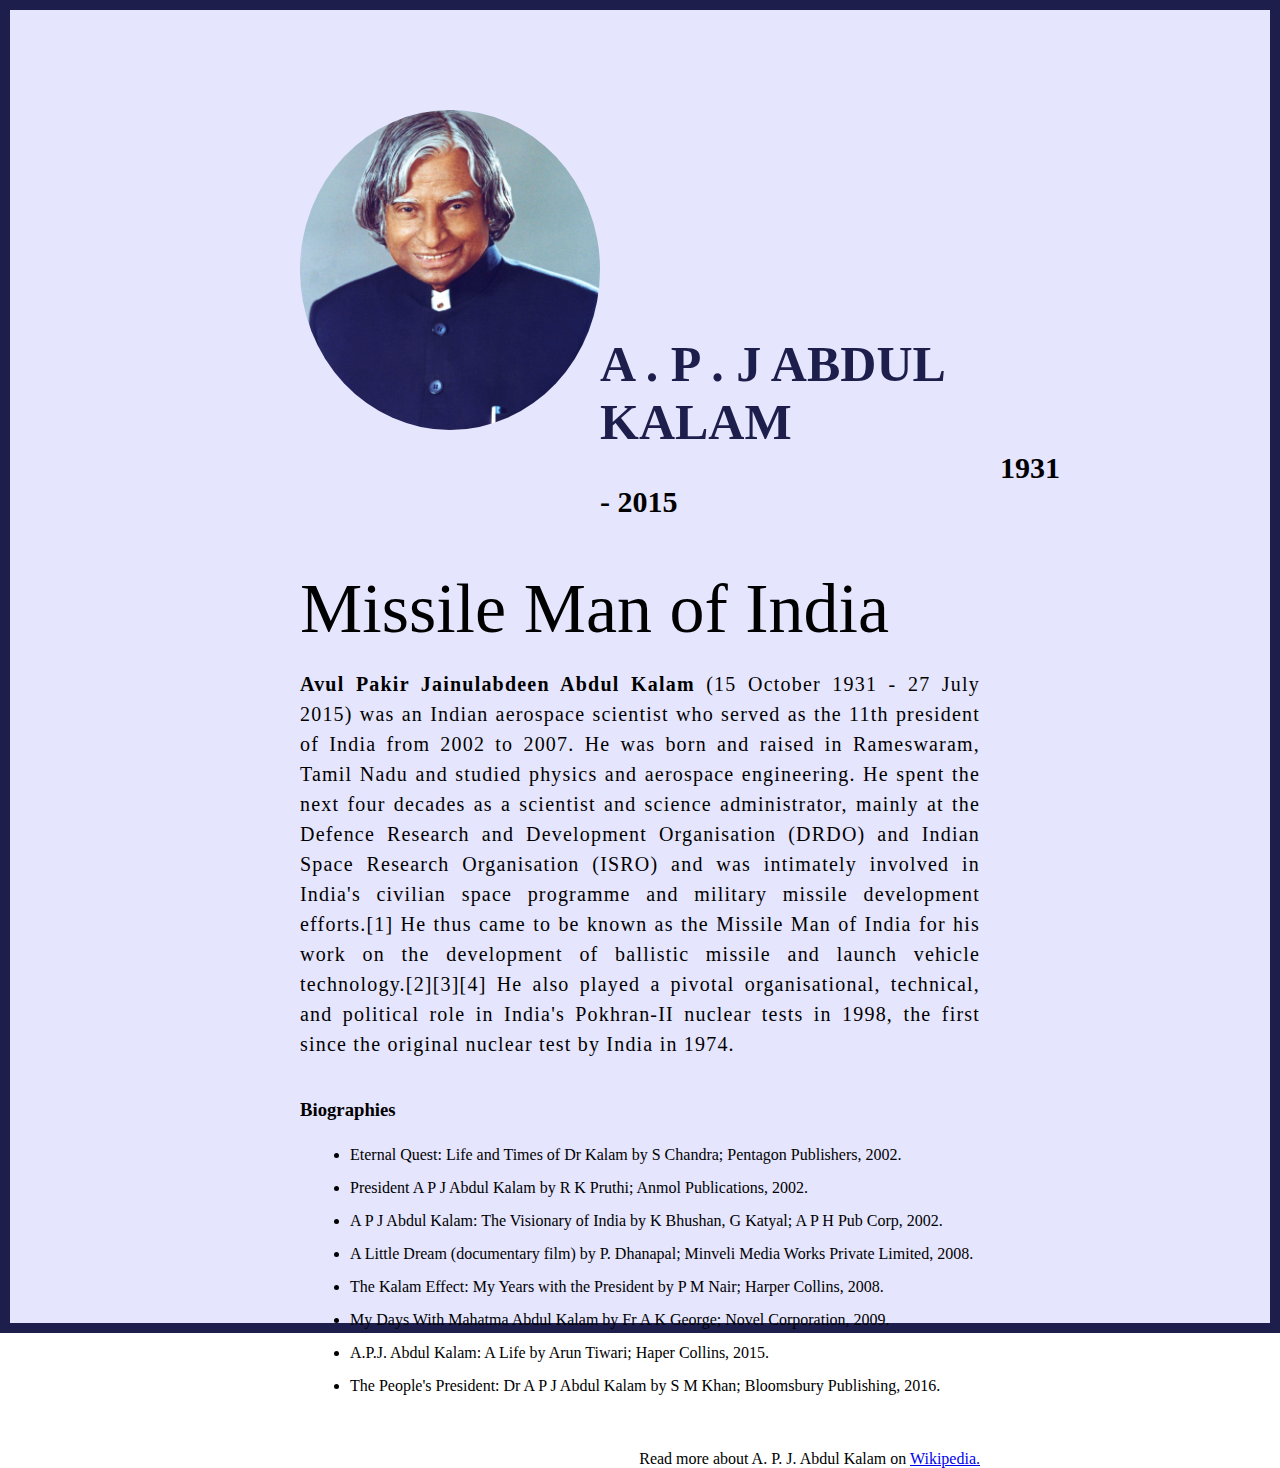
<file: project1/apj.html>
<!DOCTYPE html>
<html lang="en">

<head>
    <meta charset="UTF-8">
    <meta name="viewport" content="width=device-width, initial-scale=1.0">
    <title>intro of APJ abdul kalam</title>
    <link rel="stylesheet" href="apj.css">
</head>

<body>
    <div class="apj">
        <div class="kalam">
            <div class="intro">

                <div class="picture"><img src="apj pic.jpg"></div>
                <div class="text1">
                    <a class="name">A . P . J ABDUL KALAM<a>
                    <a class="date ">1931 - 2015</a>
                </div>
            </div>
            <div class="text2">
                <a>Missile Man of India</a>
            </div>
            <div class="text3">
                <a class="full-name">Avul Pakir Jainulabdeen Abdul Kalam</a>
                <a>(15 October 1931 - 27 July 2015) was an Indian aerospace scientist who served as the 11th president of India from 2002 to 2007. He was born and raised in Rameswaram, Tamil Nadu and studied physics and aerospace engineering. He spent the next four decades as a scientist and science administrator, mainly at the Defence Research and Development Organisation (DRDO) and Indian Space Research Organisation (ISRO) and was intimately involved in India's civilian space programme and military missile development efforts.[1] He thus came to be known as the Missile Man of India for his work on the development of ballistic missile and launch vehicle technology.[2][3][4] He also played a pivotal organisational, technical, and political role in India's Pokhran-II nuclear tests in 1998, the first since the original nuclear test by India in 1974.</a>
            </div>
            
           <section>
             <h3>Biographies</h3>
             <ul>
                <li>Eternal Quest: Life and Times of Dr Kalam by S Chandra; Pentagon Publishers, 2002.</li>
                <li>President A P J Abdul Kalam by R K Pruthi; Anmol Publications, 2002.</li>
                <li>A P J Abdul Kalam: The Visionary of India by K Bhushan, G Katyal; A P H Pub Corp, 2002.</li>
                <li>A Little Dream (documentary film) by P. Dhanapal; Minveli Media Works Private Limited, 2008.</li>
                <li>The Kalam Effect: My Years with the President by P M Nair; Harper Collins, 2008.</li>
                <li>My Days With Mahatma Abdul Kalam by Fr A K George; Novel Corporation, 2009.</li>
                <li>A.P.J. Abdul Kalam: A Life by Arun Tiwari; Haper Collins, 2015.</li>
                <li>The People's President: Dr A P J Abdul Kalam by S M Khan; Bloomsbury Publishing, 2016.</li>
             </ul>
           </section>
            <div class="text4">
                Read more about A. P. J. Abdul Kalam on <a href="https://en.wikipedia.org/wiki/A._P._J._Abdul_Kalam">Wikipedia.</a>
            </div>
        </div>
    </div>
</body>

</html>
</file>
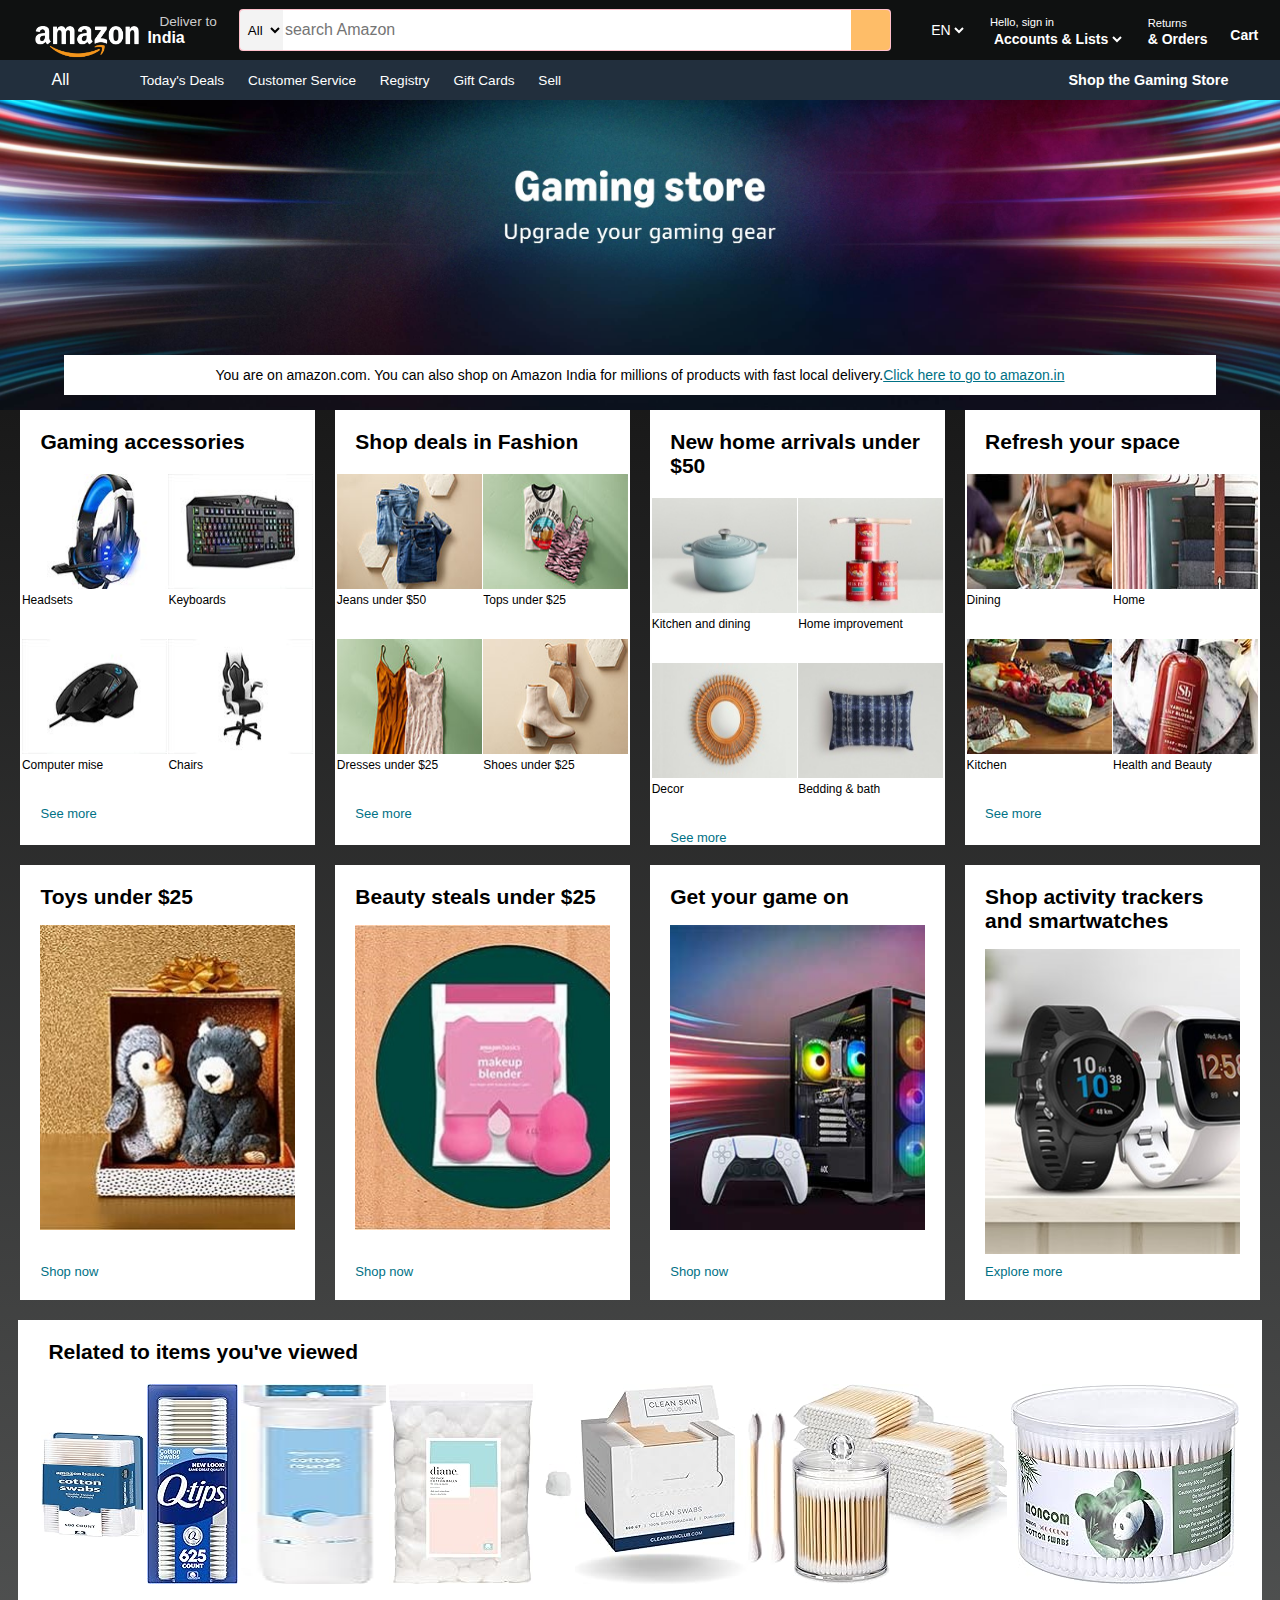
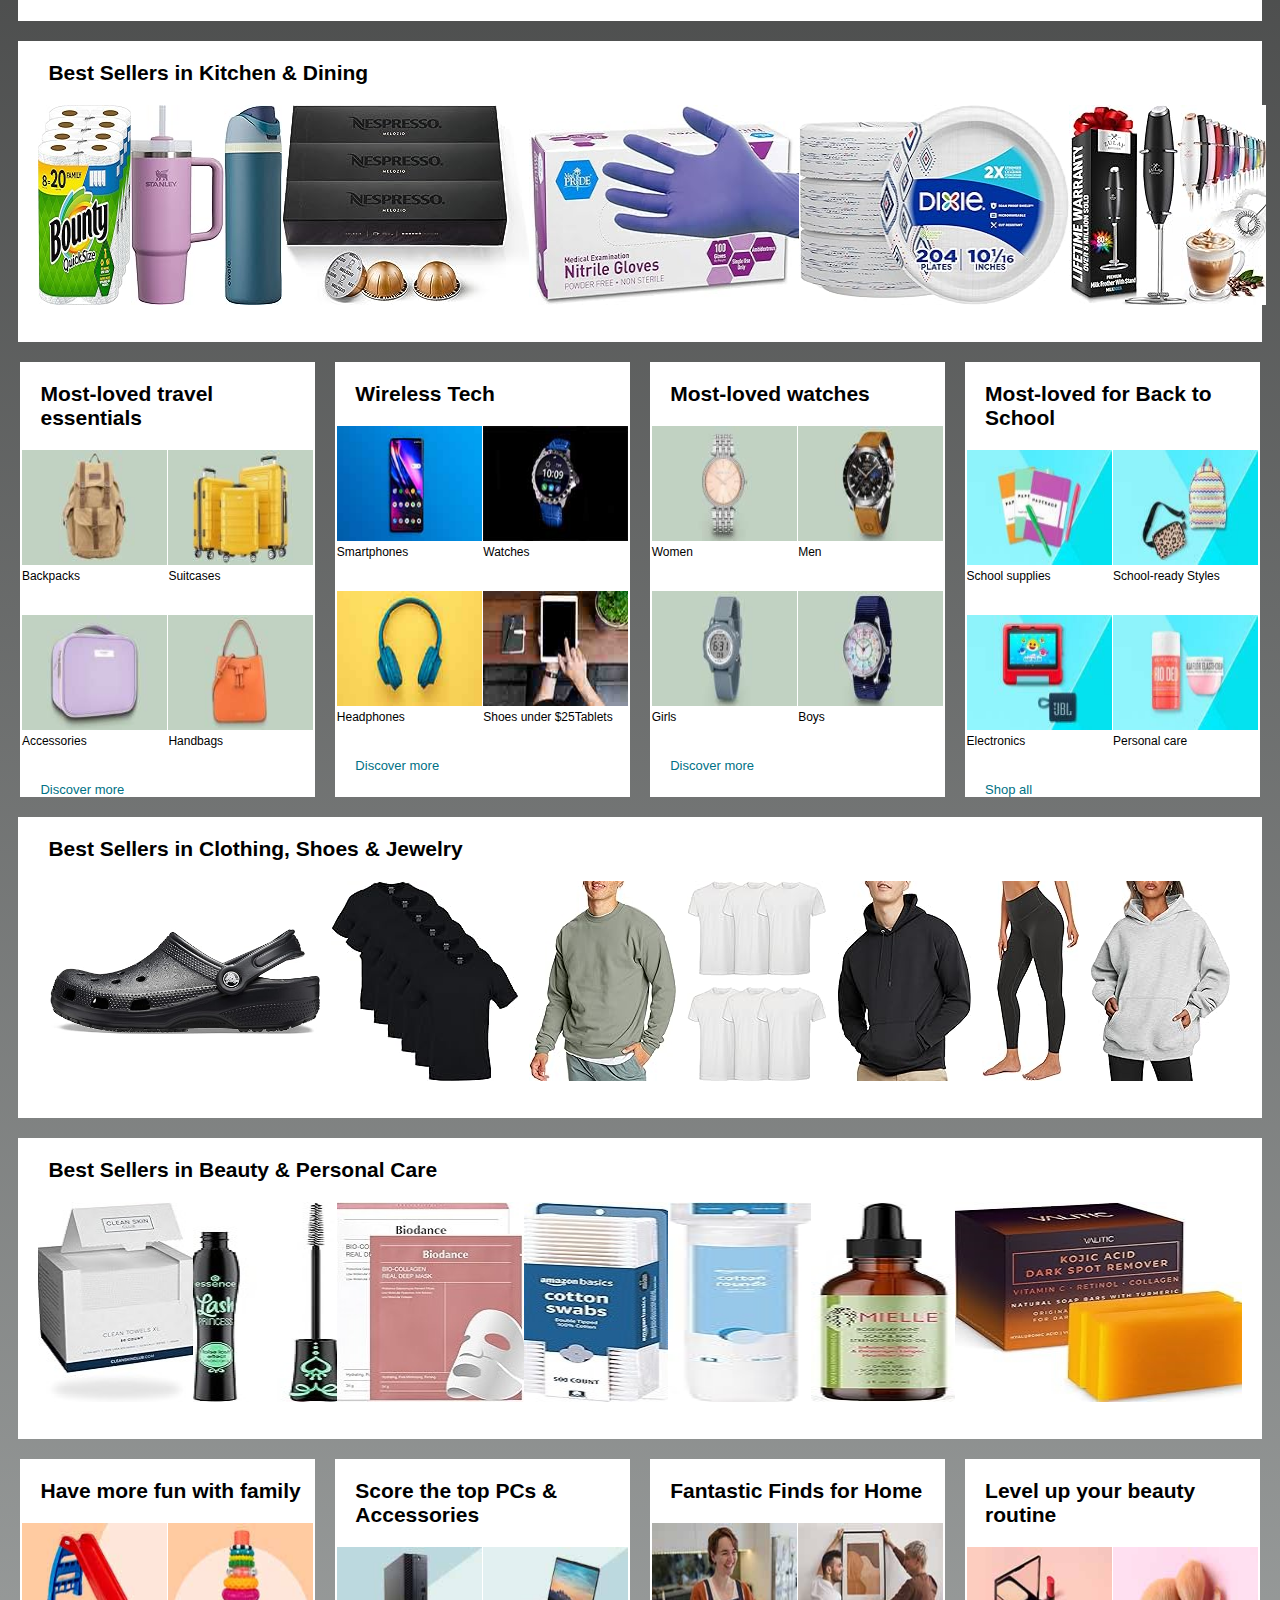
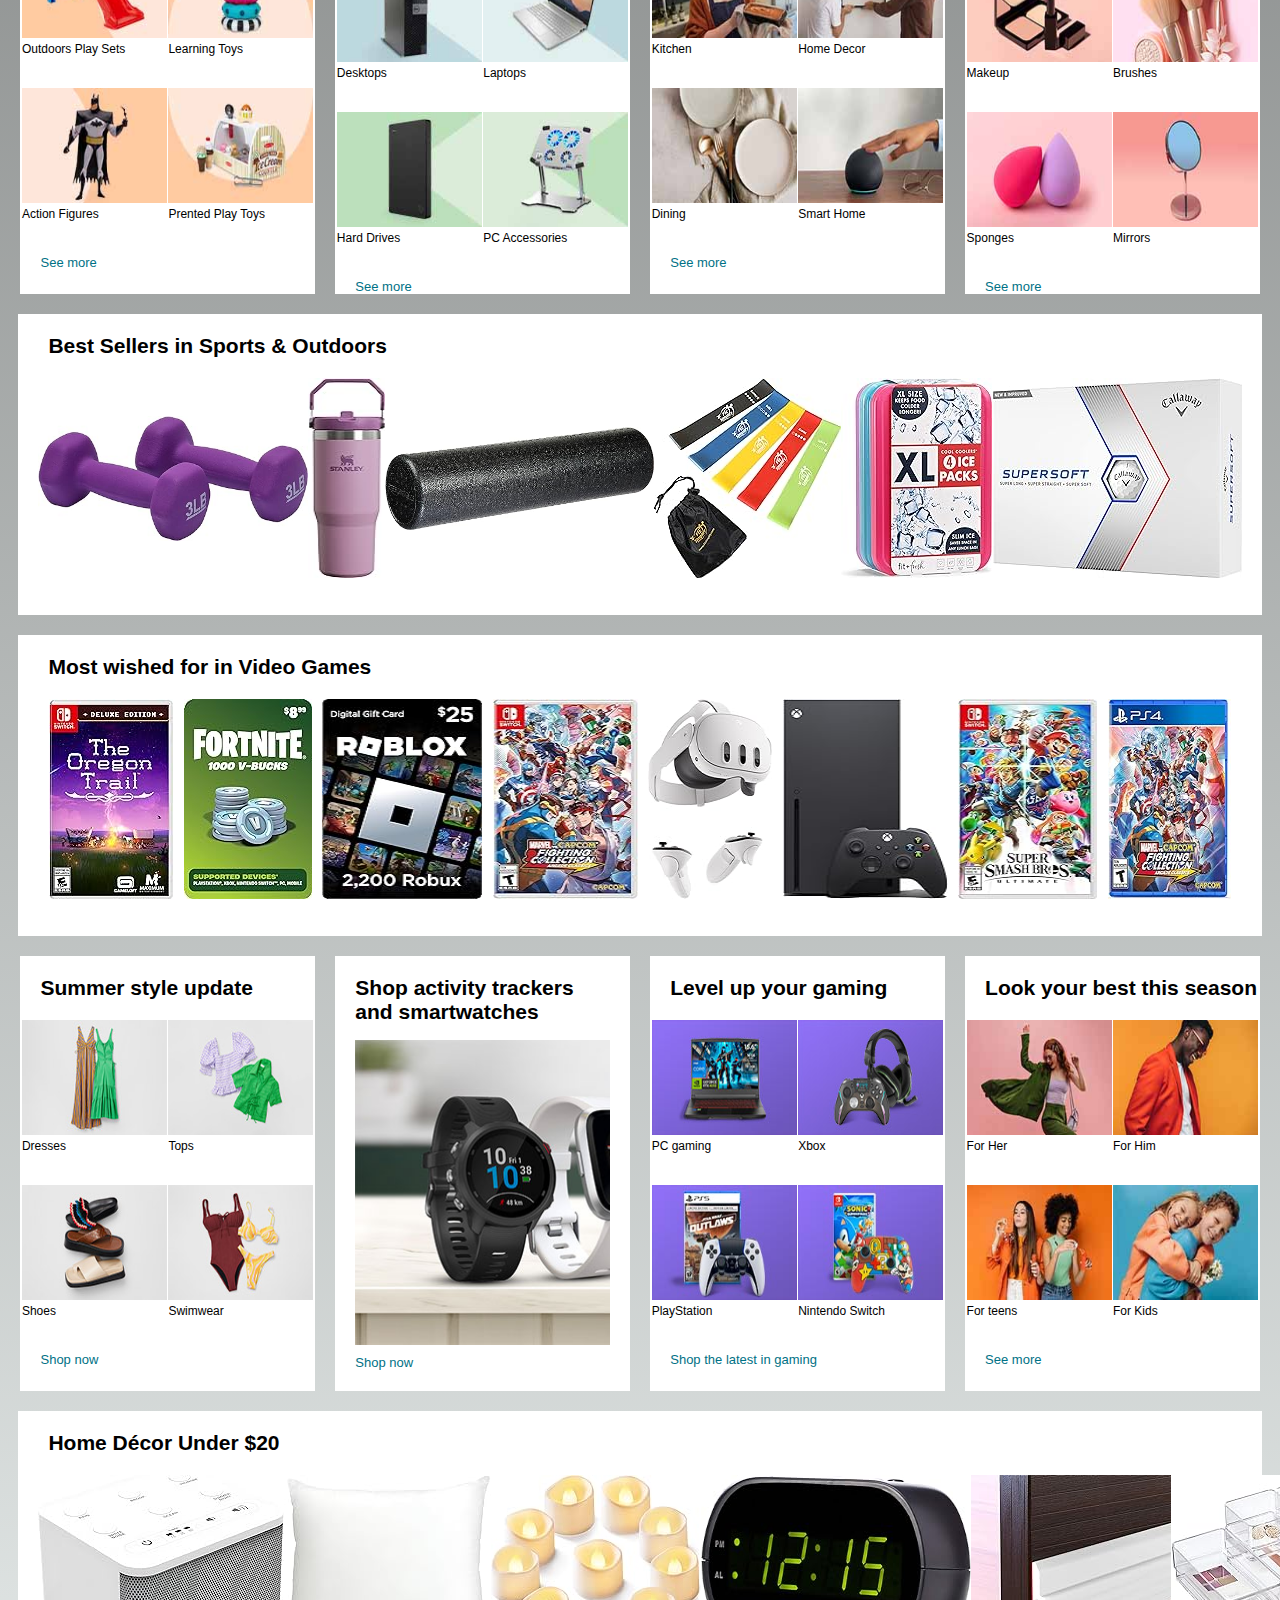
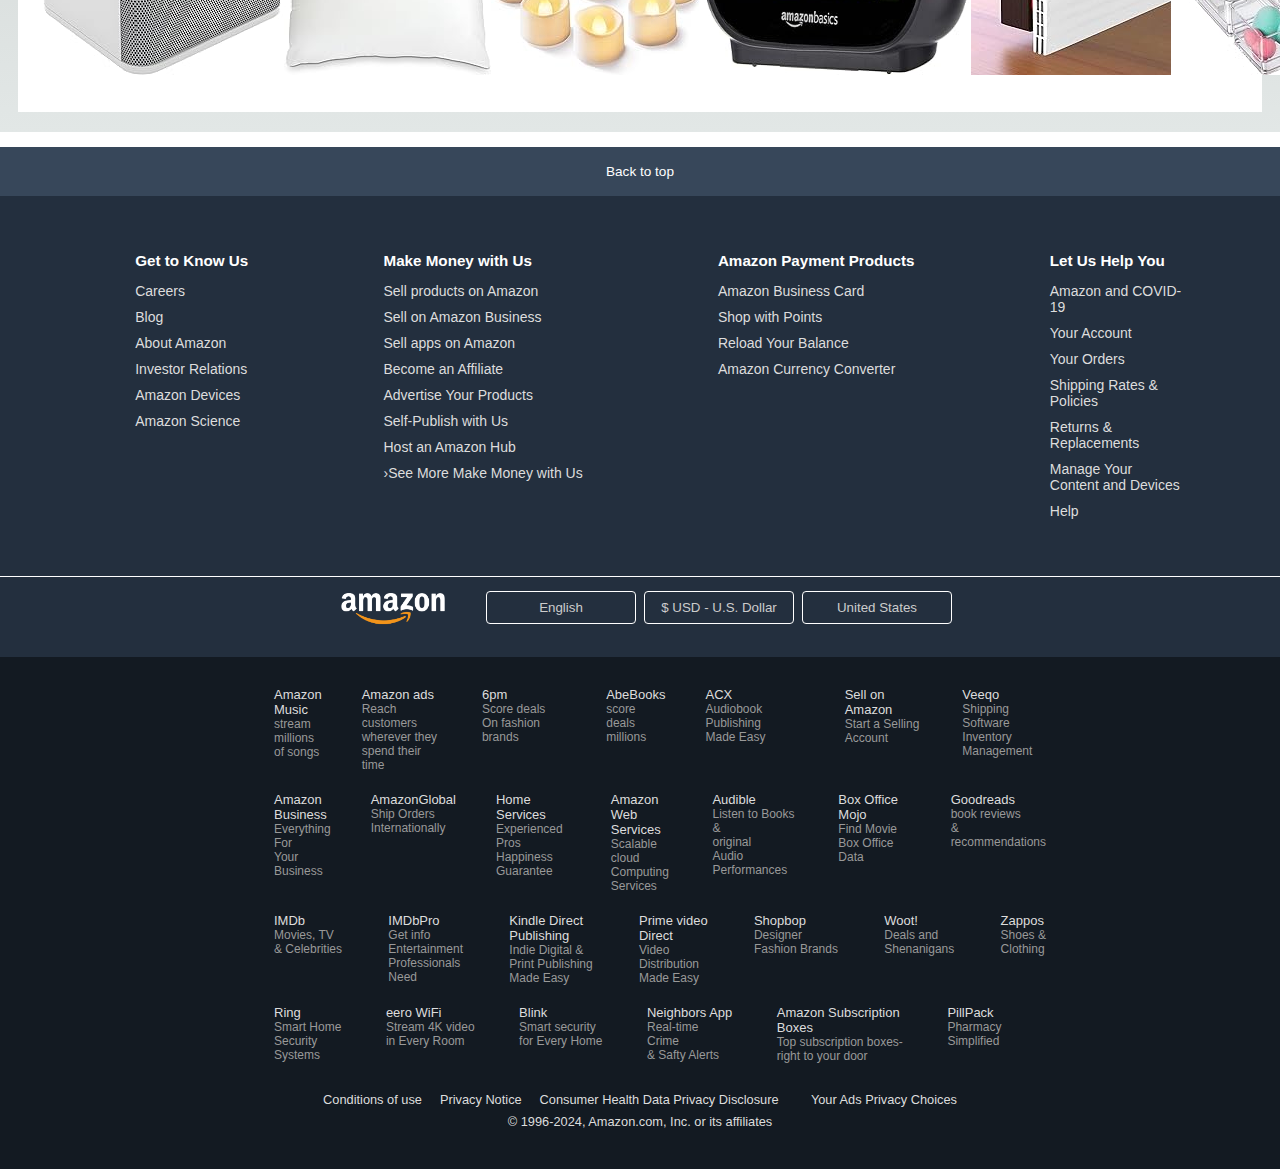
<file: project10/amazn.html>
<!DOCTYPE html>
<html lang="en">
<head>
    <meta charset="UTF-8">
    <meta name="viewport" content="width=device-width, initial-scale=1.0">
    <title>Amazon.com clone</title>
    <link rel="stylesheet" href="https://cdnjs.cloudflare.com/ajax/libs/font-awesome/6.6.0/css/all.min.css"
        integrity="sha512-Kc323vGBEqzTmouAECnVceyQqyqdsSiqLQISBL29aUW4U/M7pSPA/gEUZQqv1cwx4OnYxTxve5UMg5GT6L4JJg=="
        crossorigin="anonymous" referrerpolicy="no-referrer" />
    <link rel="stylesheet" href="amazn.css">
</head>

<body>
    <header>
        <div class="navbar ">
            <div class="nav-logo border">
                <div class="logo">
                </div>
            </div>
            <div class="nav-address border">
                <p class="add-first">Deliver to</p>
                <div class="add-icon">
                    <i class="fa-solid fa-location-dot"></i>
                    <p class="add-second"><b>India</b></p>
                </div>
            </div>
            <div class="nav-search border">
                <select class="search-select">
                    <option>All</option>
                </select>
                <input placeholder="search Amazon" class="search-input">
                <div class="search-icon">
                    <i class="fa-solid fa-magnifying-glass"></i>
                </div>
            </div>
            <div class="lang border">
                <div class="flag-icon">
                    <i class="fa-solid fa-flag-usa"></i>
                </div>
                <select class="first">
                    <option><b>EN</b></option>
                </select>
            </div>
            <div class="nav-signin border">
                <p><span>Hello, sign in</span></p>
                <select class="nav-second">
                    <option>Accounts & Lists</option>
                </select>
            </div>

            <div class="nav-returns border">
                <p> <span>Returns</span></p>
                <p class="nav-second">& Orders</p>
            </div>
            <div class="nav-cart border">
                <i class="fa-solid fa-cart-shopping"></i>
                Cart
            </div>
        </div>


        <div class="panel">
            <div class="panel-all border">
                <i class="fa-solid fa-bars"></i>
                All
            </div>
            <div class="panel-ops ">
                <p class="border">Today's Deals</p>
                <p class="border">Customer Service</p>
                <p class="border">Registry</p>
                <p class="border">Gift Cards</p>
                <p class="border">Sell</p>
            </div>

            <div class="panel-gaming border">
                Shop the Gaming Store
            </div>
        </div>
    </header>

    <main>
        <div class="hero-section">
            <div class="hero-message">
                You are on amazon.com. You can also shop on Amazon India for millions of products with fast local
                delivery.<a href="#"> Click here to go to amazon.in</a>
            </div>
        </div>

        <div class="shop-section">

            <div class="box5 box">
                <h2>Gaming accessories</h2>
                <div class="card-product">

                    <div class="card-product-nested-card">
                        <img src="images/box5.1.jpg">
                        <p>Headsets</p>
                    </div>

                    <div class="card-product-nested-card">
                        <img src="images/box5.2.jpg">
                        <p>Keyboards</p>
                    </div>

                    <div class="card-product-nested-card">
                        <img src="images/box5.3.jpg">
                        <p> Computer mise</p>
                    </div>

                    <div class="card-product-nested-card">
                        <img src="images/box5.4.jpg">
                        <p>Chairs</p>
                    </div>
                </div>
                <a href="#" class="under1"> See more</a>
            </div>

            <div class="box5 box">
                <h2>Shop deals in Fashion</h2>
                <div class="card-product">

                    <div class="card-product-nested-card">
                        <img src="images/box6.1.jpg">
                        <p>Jeans under $50</p>
                    </div>

                    <div class="card-product-nested-card">
                        <img src="images/box6.2.jpg">
                        <p>Tops under $25</p>
                    </div>

                    <div class="card-product-nested-card">
                        <img src="images/box6.3.jpg">
                        <p>Dresses under $25</p>
                    </div>

                    <div class="card-product-nested-card">
                        <img src="images/box6.4.jpg">
                        <p>Shoes under $25</p>
                    </div>
                </div>
                <a href="#" class="under1"> See more</a>
            </div>

            <div class="box5 box">
                <h2>New home arrivals under $50</h2>
                <div class="card-product">

                    <div class="card-product-nested-card">
                        <img src="images/box7.1.jpg">
                        <p>Kitchen and dining</p>
                    </div>

                    <div class="card-product-nested-card">
                        <img src="images/box7.2.jpg">
                        <p>Home improvement</p>
                    </div>

                    <div class="card-product-nested-card">
                        <img src="images/box7.3.jpg">
                        <p>Decor</p>
                    </div>

                    <div class="card-product-nested-card">
                        <img src="images/box7.4.jpg">
                        <p>Bedding & bath</p>
                    </div>
                </div>
                <a href="#" class="under1"> See more</a>
            </div>

            <div class="box5 box">
                <h2>Refresh your space</h2>
                <div class="card-product">

                    <div class="card-product-nested-card">
                        <img src="images/box8.1.jpg">
                        <p>Dining</p>
                    </div>

                    <div class="card-product-nested-card">
                        <img src="images/box8.2.jpg">
                        <p>Home</p>
                    </div>

                    <div class="card-product-nested-card">
                        <img src="images/box8.3.jpg">
                        <p>Kitchen</p>
                    </div>

                    <div class="card-product-nested-card">
                        <img src="images/box8.4.jpg">
                        <p>Health and Beauty</p>
                    </div>
                </div>
                <a href="#" class="under1"> See more</a>
            </div>

            <div class="box1 box">
                <div class="box-content">
                    <h2>Toys under $25</h2>
                    <div class="box-image1"></div>
                    <a href="#" class="under"> Shop now</a>
                </div>
            </div>
            <div class="box2 box">
                <div class="box-content">
                    <h2>Beauty steals under $25</h2>
                    <div class="box-image2"></div>
                    <a href="#" class="under"> Shop now</a>
                </div>
            </div>
            <div class="box3 box">
                <div class="box-content">
                    <h2>Get your game on</h2>
                    <div class="box-image3"></div>
                    <a href="#" class="under"> Shop now</a>
                </div>
            </div>
            <div class="box4 box">
                <div class="box-content">
                    <h2>Shop activity trackers and smartwatches</h2>
                    <div class="box-image4"></div>
                    <a href="#" class="under"> Explore more</a>
                </div>
            </div>

            <div class="big-box">
                <h2>Related to items you've viewed</h2>
                <div class="box-big">
                    <img src="images/box11.1.jpg" style="width:103px;height:105px;">
                    <img src="images/box11.2.jpg" style="width:91px;height:200px;">
                    <img src="images/box11.3.jpg" style="width:145px;height:200px;">
                    <img src="images/box11.4.jpg" style="width:183px;height:200px;">
                    <img src="images/box11.5.jpg" style="width:212px;height:200px;">
                    <img src="images/box11.6.jpg" style="width:216px;height:200px;">
                    <img src="images/box11.7.jpg" style="width:229px;height:200px;">
                </div>
            </div>

            <div class="big-box">
                <h2>Best Sellers in Kitchen & Dining</h2>
                <div class="box-big">
                    <img src="images/box12.1.jpg" style="width:93px;height:200px;">
                    <img src="images/box12.2.jpg" style="width:93px;height:200px;">
                    <img src="images/box12.3.jpg" style="width:93px;height:200px;">
                    <img src="images/box12.4.jpg" style="width:247px;height:200px;">
                    <img src="images/box12.5.jpg" style="width:270px;height:200px;">
                    <img src="images/box12.6.jpg" style="width:270px;height:200px;">
                    <img src="images/box12.7.jpg" style="width:197px;height:200px;">
                </div>
            </div>

            <div class="box5 box">
                <h2>Most-loved travel essentials</h2>
                <div class="card-product">

                    <div class="card-product-nested-card">
                        <img src="images/img1.1.jpg">
                        <p>Backpacks</p>
                    </div>

                    <div class="card-product-nested-card">
                        <img src="images/img1.2.jpg">
                        <p>Suitcases</p>
                    </div>

                    <div class="card-product-nested-card">
                        <img src="images/img1.3.jpg">
                        <p> Accessories</p>
                    </div>

                    <div class="card-product-nested-card">
                        <img src="images/img1.4.jpg">
                        <p>Handbags</p>
                    </div>
                </div>
                <a href="#" class="under1">Discover more</a>
            </div>

            <div class="box5 box">
                <h2>Wireless Tech</h2>
                <div class="card-product">

                    <div class="card-product-nested-card">
                        <img src="images/img2.1.jpg">
                        <p>Smartphones</p>
                    </div>

                    <div class="card-product-nested-card">
                        <img src="images/img2.2.jpg">
                        <p>Watches</p>
                    </div>

                    <div class="card-product-nested-card">
                        <img src="images/img2.3.jpg">
                        <p>Headphones</p>
                    </div>

                    <div class="card-product-nested-card">
                        <img src="images/img2.4.jpg">
                        <p>Shoes under $25Tablets</p>
                    </div>
                </div>
                <a href="#" class="under1"> Discover more</a>
            </div>

            <div class="box5 box">
                <h2>Most-loved watches</h2>
                <div class="card-product">

                    <div class="card-product-nested-card">
                        <img src="images/img3.1.jpg">
                        <p>Women</p>
                    </div>

                    <div class="card-product-nested-card">
                        <img src="images/img3.2.jpg">
                        <p>Men</p>
                    </div>

                    <div class="card-product-nested-card">
                        <img src="images/img3.3.jpg">
                        <p>Girls</p>
                    </div>

                    <div class="card-product-nested-card">
                        <img src="images/img3.4.jpg">
                        <p>Boys</p>
                    </div>
                </div>
                <a href="#" class="under1"> Discover more</a>
            </div>

            <div class="box5 box">
                <h2>Most-loved for Back to School</h2>
                <div class="card-product">

                    <div class="card-product-nested-card">
                        <img src="images/img4.1.jpg">
                        <p>School supplies</p>
                    </div>

                    <div class="card-product-nested-card">
                        <img src="images/img4.2.jpg">
                        <p>School-ready Styles</p>
                    </div>

                    <div class="card-product-nested-card">
                        <img src="images/img4.3.jpg">
                        <p>Electronics</p>
                    </div>

                    <div class="card-product-nested-card">
                        <img src="images/img4.4.jpg">
                        <p>Personal care</p>
                    </div>
                </div>
                <a href="#" class="under1"> Shop all</a>
            </div>

            <div class="big-box">
                <h2>Best Sellers in Clothing, Shoes & Jewelry</h2>
                <div class="box-big">
                    <img src="images/box9.1.jpg" class="image9-1" style="width:270px;height:105px;">
                    <img src="images/box9.2.jpg" class="image9-2" style="width:187px;height:200px;">
                    <img src="images/box9.3.jpg" class="image9-3" style="width:147px;height:200px;">
                    <img src="images/box9.4.jpg" class="image9-4" style="width:139px;height:200px;">
                    <img src="images/box9.5.jpg" class="image9-5" style="width:134px;height:200px;">
                    <img src="images/box9.6.jpg" class="image9-6" style="width:97px;height:200px;">
                    <img src="images/box9.7.jpg" class="image9-7" style="width:140px;height:200px;">
                </div>
            </div>

            <div class="big-box">
                <h2>Best Sellers in Beauty & Personal Care</h2>
                <div class="box-big">
                    <img src="images/box10.1.jpg" class="image10-1" style="width:156px;height:200px;">
                    <img src="images/box10.3.jpg" class="image10-3" style="width:145px;height:200px;">
                    <img src="images/box10.4.jpg" class="image10-4" style="width:189px;height:200px;">
                    <img src="images/box10.5.jpg" class="image10-5" style="width:145px;height:200px;">
                    <img src="images/box10.6.jpg" class="image10-6" style="width:145px;height:200px;">
                    <img src="images/box10.7.jpg" class="image10-7" style="width:145px;height:200px;">
                    <img src="images/box10.8.jpg" class="image10-8" style="width:289px;height:200px;">

                </div>
            </div>

            <div class="box5 box">
                <h2>Have more fun with family</h2>
                <div class="card-product">

                    <div class="card-product-nested-card">
                        <img src="images/img5.1.jpg">
                        <p>Outdoors Play Sets</p>
                    </div>

                    <div class="card-product-nested-card">
                        <img src="images/img5.2.jpg">
                        <p>Learning Toys</p>
                    </div>

                    <div class="card-product-nested-card">
                        <img src="images/img5.3.jpg">
                        <p> Action Figures</p>
                    </div>

                    <div class="card-product-nested-card">
                        <img src="images/img5.4.jpg">
                        <p>Prented Play Toys</p>
                    </div>
                </div>
                <a href="#" class="under1">See more</a>
            </div>

            <div class="box5 box">
                <h2>Score the top PCs & Accessories</h2>
                <div class="card-product">

                    <div class="card-product-nested-card">
                        <img src="images/img6.1.jpg">
                        <p>Desktops</p>
                    </div>

                    <div class="card-product-nested-card">
                        <img src="images/img6.2.jpg">
                        <p>Laptops</p>
                    </div>

                    <div class="card-product-nested-card">
                        <img src="images/img6.3.jpg">
                        <p>Hard Drives</p>
                    </div>

                    <div class="card-product-nested-card">
                        <img src="images/img6.4.jpg">
                        <p>PC Accessories</p>
                    </div>
                </div>
                <a href="#" class="under1"> See more</a>
            </div>

            <div class="box5 box">
                <h2>Fantastic Finds for Home</h2>
                <div class="card-product">

                    <div class="card-product-nested-card">
                        <img src="images/img7.1.jpg">
                        <p>Kitchen</p>
                    </div>

                    <div class="card-product-nested-card">
                        <img src="images/img7.2.jpg">
                        <p>Home Decor</p>
                    </div>

                    <div class="card-product-nested-card">
                        <img src="images/img7.3.jpg">
                        <p>Dining</p>
                    </div>

                    <div class="card-product-nested-card">
                        <img src="images/img7.4.jpg">
                        <p>Smart Home</p>
                    </div>
                </div>
                <a href="#" class="under1"> See more</a>
            </div>

            <div class="box5 box">
                <h2>Level up your beauty routine</h2>
                <div class="card-product">

                    <div class="card-product-nested-card">
                        <img src="images/img8.1.jpg">
                        <p>Makeup</p>
                    </div>

                    <div class="card-product-nested-card">
                        <img src="images/img8.2.jpg">
                        <p>Brushes</p>
                    </div>

                    <div class="card-product-nested-card">
                        <img src="images/img8.3.jpg">
                        <p>Sponges</p>
                    </div>

                    <div class="card-product-nested-card">
                        <img src="images/img8.4.jpg">
                        <p>Mirrors</p>
                    </div>
                </div>
                <a href="#" class="under1"> See more</a>
            </div>

            <div class="big-box">
                <h2>Best Sellers in Sports & Outdoors</h2>
                <div class="box-big">
                    <img src="images/box13.1.jpg" class="image9-1" style="width:270px;height:125px;">
                    <img src="images/box13.2.jpg" class="image9-2" style="width:145px;height:200px;">
                    <img src="images/box13.3.jpg" class="image9-3" style="width:270px;height:103px;">
                    <img src="images/box13.4.jpg" class="image9-4" style="width:187px;height:200px;">
                    <img src="images/box13.5.jpg" class="image9-5" style="width:151px;height:200px;">
                    <img src="images/box13.6.jpg" class="image9-6" style="width:250px;height:200px;">
                </div>
            </div>

            <div class="big-box">
                <h2>Most wished for in Video Games</h2>
                <div class="box-big">
                    <img src="images/box14.1.jpg" class="image9-1" style="width:124px;height:200px;">
                    <img src="images/box14.2.jpg" class="image9-2" style="width:128px;height:200px;">
                    <img src="images/box14.4.jpg" class="image9-4" style="width:160px;height:200px;">
                    <img src="images/box14.5.jpg" class="image9-5" style="width:145px;height:200px;">
                    <img src="images/box14.6.jpg" class="image9-6" style="width:124px;height:200px;">
                    <img src="images/box14.7.jpg" class="image9-7" style="width:165px;height:200px;">
                    <img src="images/box14.8.jpg" class="image9-7" style="width:139px;height:200px;">
                    <img src="images/box14.9.jpg" class="image9-7" style="width:123px;height:200px;">
                </div>
            </div>

            <div class="box5 box">
                <h2>Summer style update</h2>
                <div class="card-product">

                    <div class="card-product-nested-card">
                        <img src="images/img9.1.jpg">
                        <p>Dresses</p>
                    </div>

                    <div class="card-product-nested-card">
                        <img src="images/img9.2.jpg">
                        <p>Tops</p>
                    </div>

                    <div class="card-product-nested-card">
                        <img src="images/img9.3.jpg">
                        <p> Shoes</p>
                    </div>

                    <div class="card-product-nested-card">
                        <img src="images/img9.4.jpg">
                        <p>Swimwear</p>
                    </div>
                </div>
                <a href="#" class="under1"> Shop now</a>
            </div>

            <div class="box2 box">
                <div class="box-content">
                    <h2>Shop activity trackers and smartwatches</h2>
                    <div class="b-a"></div>
                    <a href="#" class="under"> Shop now</a>
                </div>
            </div>




            <div class="box5 box">
                <h2>Level up your gaming</h2>
                <div class="card-product">

                    <div class="card-product-nested-card">
                        <img src="images/img10.1.jpg">
                        <p>PC gaming</p>
                    </div>

                    <div class="card-product-nested-card">
                        <img src="images/img10.2.jpg">
                        <p>Xbox</p>
                    </div>

                    <div class="card-product-nested-card">
                        <img src="images/img10.3.jpg">
                        <p>PlayStation</p>
                    </div>

                    <div class="card-product-nested-card">
                        <img src="images/img10.4.jpg">
                        <p>Nintendo Switch</p>
                    </div>
                </div>
                <a href="#" class="under1">Shop the latest in gaming</a>
            </div>

            <div class="box5 box">
                <h2>Look your best this season</h2>
                <div class="card-product">

                    <div class="card-product-nested-card">
                        <img src="images/img11.1.jpg">
                        <p>For Her</p>
                    </div>

                    <div class="card-product-nested-card">
                        <img src="images/img11.2.jpg">
                        <p>For Him</p>
                    </div>

                    <div class="card-product-nested-card">
                        <img src="images/img11.3.jpg">
                        <p>For teens</p>
                    </div>

                    <div class="card-product-nested-card">
                        <img src="images/img11.4.jpg">
                        <p>For Kids</p>
                    </div>
                </div>
                <a href="#" class="under1"> See more</a>
            </div>

            <div class="big-box">
                <h2>Home Décor Under $20</h2>
                <div class="box-big">
                    <img src="images/box15.1.jpg" class="image9-1" style="width:246px;height:200px;">
                    <img src="images/box15.2.jpg" class="image9-2" style="width:207px;height:200px;">
                    <img src="images/box15.3.jpg" class="image9-3" style="width:210px;height:200px;">
                    <img src="images/box15.4.jpg" class="image9-4" style="width:270px;height:200px;">
                    <img src="images/box15.5.jpg" class="image9-5" style="width:200px;height:200px;">
                    <img src="images/box15.6.jpg" class="image9-6" style="width:255px;height:200px;">

                </div>
            </div>
        </div>
    </main>

    <footer>
        <div class="foot-panel1">
            Back to top
        </div>

        <div class="foot-panel2">
            <ul class="aim">
                <p>Get to Know Us</p>
                <a>Careers</a>
                <a>Blog</a>
                <a>About Amazon</a>
                <a>Investor Relations</a>
                <a>Amazon Devices</a>
                <a>Amazon Science</a>
            </ul>

            <ul class="aim">
                <p>Make Money with Us</p>
                <a>Sell products on Amazon</a>
                <a>Sell on Amazon Business</a>
                <a>Sell apps on Amazon</a>
                <a>Become an Affiliate</a>
                <a>Advertise Your Products</a>
                <a>Self-Publish with Us</a>
                <a>Host an Amazon Hub</a>
                <a>›See More Make Money with Us</a>
            </ul>

            <ul class="aim">
                <p>Amazon Payment Products</p>
                <a>Amazon Business Card</a>
                <a>Shop with Points</a>
                <a>Reload Your Balance</a>
                <a>Amazon Currency Converter</a>
            </ul>

            <ul class="ul4 aim">
                <p>Let Us Help You</p>
                <a>Amazon and COVID-19</a>
                <a>Your Account</a>
                <a>Your Orders</a>
                <a>Shipping Rates & Policies</a>
                <a>Returns & Replacements</a>
                <a>Manage Your Content and Devices</a>
                <a>Help</a>
            </ul>
        </div>

        <div class="foot-panel3">
            <div class="logo"></div>
            <button><i class="fa-solid fa-globe"></i> English</button>
            <button> $ USD - U.S. Dollar</button>
            <button><i class="fa-solid fa-flag-usa"></i> United States</button>
        </div>

        <div class="foot-panel4">
            <div class="foot2">
                <div class="line">
                    <ul>
                        <a class="big11">Amazon</a>
                        <a class="big11">Music</a>
                        <a>stream</a>
                        <a>millions</a>
                        <a>of songs</a>
                    </ul>

                    <ul>
                        <a class="big11">Amazon ads</a>
                        <a>Reach customers</a>
                        <a>wherever they</a>
                        <a>spend their time</a>
                    </ul>

                    <ul>
                        <a class="big11">6pm</a>
                        <a>Score deals</a>
                        <a>On fashion brands</a>
                    </ul>

                    <ul>
                        <a class="big11">AbeBooks</a>
                        <a>score deals</a>
                        <a>millions</a>
                    </ul>

                    <ul>
                        <a class="big11">ACX</a>
                        <a>Audiobook Publishing</a>
                        <a>Made Easy</a>
                    </ul>

                    <ul>
                        <a class="big11">Sell on Amazon</a>
                        <a>Start a Selling</a>
                        <a>Account</a>
                    </ul>

                    <ul>
                        <a class="big11">Veeqo</a>
                        <a>Shipping Software</a>
                        <a>Inventory</a>
                        <a>Management</a>
                    </ul>
                </div>

                <div class="line">
                    <ul>
                        <a class="big11">Amazon</a>
                        <a class="big11">Business</a>
                        <a>Everything</a>
                        <a>For</a>
                        <a>Your</a>
                        <a>Business</a>
                    </ul>

                    <ul>
                        <a class="big11">AmazonGlobal</a>
                        <a>Ship Orders</a>
                        <a>Internationally</a>
                    </ul>

                    <ul>
                        <a class="big11">Home Services</a>
                        <a>Experienced Pros</a>
                        <a>Happiness</a>
                        <a>Guarantee</a>
                    </ul>

                    <ul>
                        <a class="big11">Amazon Web</a>
                        <a class="big11">Services</a>
                        <a>Scalable cloud</a>
                        <a>Computing</a>
                        <a>Services</a>
                    </ul>

                    <ul>
                        <a class="big11">Audible</a>
                        <a>Listen to Books &</a>
                        <a>original</a>
                        <a>Audio Performances</a>
                    </ul>

                    <ul>
                        <a class="big11">Box Office Mojo</a>
                        <a>Find Movie</a>
                        <a>Box Office Data</a>
                    </ul>

                    <ul>
                        <a class="big11">Goodreads</a>
                        <a>book reviews</a>
                        <a>&</a>
                        <a>recommendations</a>
                    </ul>
                </div>

                <div class="line">
                    <ul>
                        <a class="big11">IMDb</a>
                        <a>Movies, TV</a>
                        <a>& Celebrities</a>
                    </ul>

                    <ul>
                        <a class="big11">IMDbPro</a>
                        <a>Get info</a>
                        <a>Entertainment</a>
                        <a>Professionals</a>
                        <a>Need</a>
                    </ul>

                    <ul>
                        <a class="big11">Kindle Direct </a>
                        <a class="big11"> Publishing</a>
                        <a>Indie Digital &</a>
                        <a>Print Publishing</a>
                        <a>Made Easy</a>
                    </ul>

                    <ul>
                        <a class="big11">Prime video</a>
                        <a class="big11">Direct</a>
                        <a>Video</a>
                        <a>Distribution</a>
                        <a>Made Easy</a>
                    </ul>

                    <ul>
                        <a class="big11">Shopbop</a>
                        <a>Designer</a>
                        <a>Fashion Brands</a>
                    </ul>

                    <ul>
                        <a class="big11">Woot!</a>
                        <a>Deals and</a>
                        <a>Shenanigans</a>
                    </ul>

                    <ul>
                        <a class="big11">Zappos</a>
                        <a>Shoes &</a>
                        <a>Clothing</a>
                    </ul>
                </div>

                <div class="line">
                    <ul>
                        <a class="big11">Ring</a>
                        <a>Smart Home</a>
                        <a>Security</a>
                        <a>Systems</a>
                    </ul>

                    <ul>
                        <a class="big11">eero WiFi</a>
                        <a>Stream 4K video</a>
                        <a>in Every Room</a>
                    </ul>

                    <ul>
                        <a class="big11">Blink</a>
                        <a>Smart security</a>
                        <a>for Every Home</a>
                    </ul>

                    <ul>
                        <a class="big11">Neighbors App</a>
                        <a>Real-time</a>
                        <a>Crime</a>
                        <a>& Safty Alerts</a>
                    </ul>

                    <ul>
                        <a class="big11">Amazon Subscription</a>
                        <a class="big11">Boxes</a>
                        <a>Top subscription boxes-</a>
                        <a>right to your door</a>
                    </ul>

                    <ul>
                        <a class="big11">PillPack</a>
                        <a>Pharmacy</a>
                        <a>Simplified</a>
                    </ul>

                    <ul>
                        <a class="big11"></a>
                        <a></a>
                        <a></a>
                    </ul>
                </div>
            </div>
        </div>

        <div class="foot-panel5">
            <div class="pages">
                <a>Conditions of use</a>
                <a>Privacy Notice</a>
                <a>Consumer Health Data Privacy Disclosure</a>
                <a>
                    <a>Your Ads Privacy Choices</a>
                    <i class="fa-solid fa-check"></i>
                </a>
            </div>
            <div class="copyright">
                © 1996-2024, Amazon.com, Inc. or its affiliates
            </div>
        </div>
    </footer>
</body>
</html>
</file>
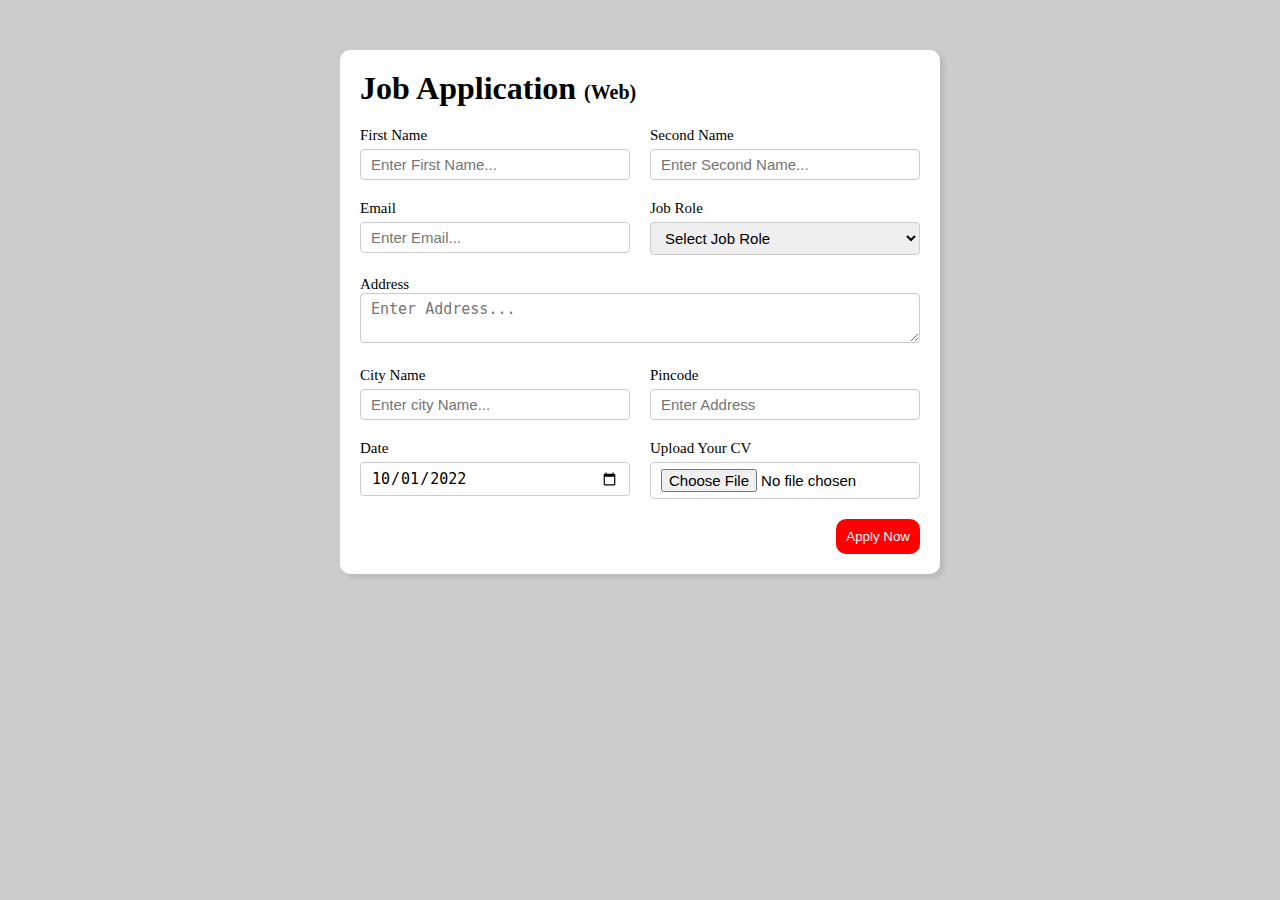
<file: project2/applicaton form.html>
<!DOCTYPE html>
<html lang="en">

<head>
    <meta charset="UTF-8">
    <meta name="viewport" content="width=device-width, initial-scale=1.0">
    <title>job application</title>
    <link rel="stylesheet" href="application form.css">
</head>

<body>

    <div class="container">
        <div class="applly_box">
            <h1>Job Application
                <span class="title_small">(Web)</span>
            </h1>
            <form action="">
                <div class="form_container">
                    <div class="form_control">
                        <label for="first_name">First Name</label>
                        <input type="text"    id="first_name" name="first_name" placeholder="Enter First Name..." />
                    </div>
                    <div class="form_control">
                        <label  for="second_name">Second Name</label>
                        <input type="text" id="second_name" name="Second_name" placeholder="Enter Second Name..." />
                    </div>
                    <div class="form_control">
                        <label  for="Email">Email</label>
                        <input type="email" id="Email" name="Email" placeholder="Enter Email..." />
                    </div>
                    <div class="form_control">
                        <label  for="Job Role">Job Role</label>
                        <select id="Job Role" name="Job Role" >
                            <option value="">Select Job Role</option>
                            <option value="frontend">Frontend Developer</option>
                            <option value="backend">Backend Developer</option>
                            <option value="full_stack">Full Stack Developer</option>
                            <option value="ui_ux">UI UX Developer</option>
                        </select>
                    </div>
                    <div class=" textarea_control">
                        <label  for="address">Address</label>
                        <textarea id="address" name="address" row="4" cols="50" placeholder="Enter Address..."></textarea>
                    </div>
                    <div class="form_control">
                        <label  for="city_name">City Name</label>
                        <input type="text" id="city_name" name="city_name" placeholder="Enter city Name..." />
                    </div>
                    <div class="form_control">
                        <label  for="pin_code">Pincode</label>
                        <input type="number" id="pin_code" name="pin_code" placeholder="Enter Address" />
                    </div>
                    <div class="form_control">
                        <label  for="date">Date</label>
                        <input value="2022-10-01" type="date" id="date" name="date" placeholder="Enter Address" />
                    </div>
                    <div class="form_control">
                        <label  for="Uload">Upload Your CV</label>
                        <input  type="file" id="Upload" name="Upload" />
                    </div>
                </div>
                <div class="button_container">
                    <button type="submit">Apply Now</button>
                </div>
            </form>
        </div>
    </div>

</body>

</html>
</file>
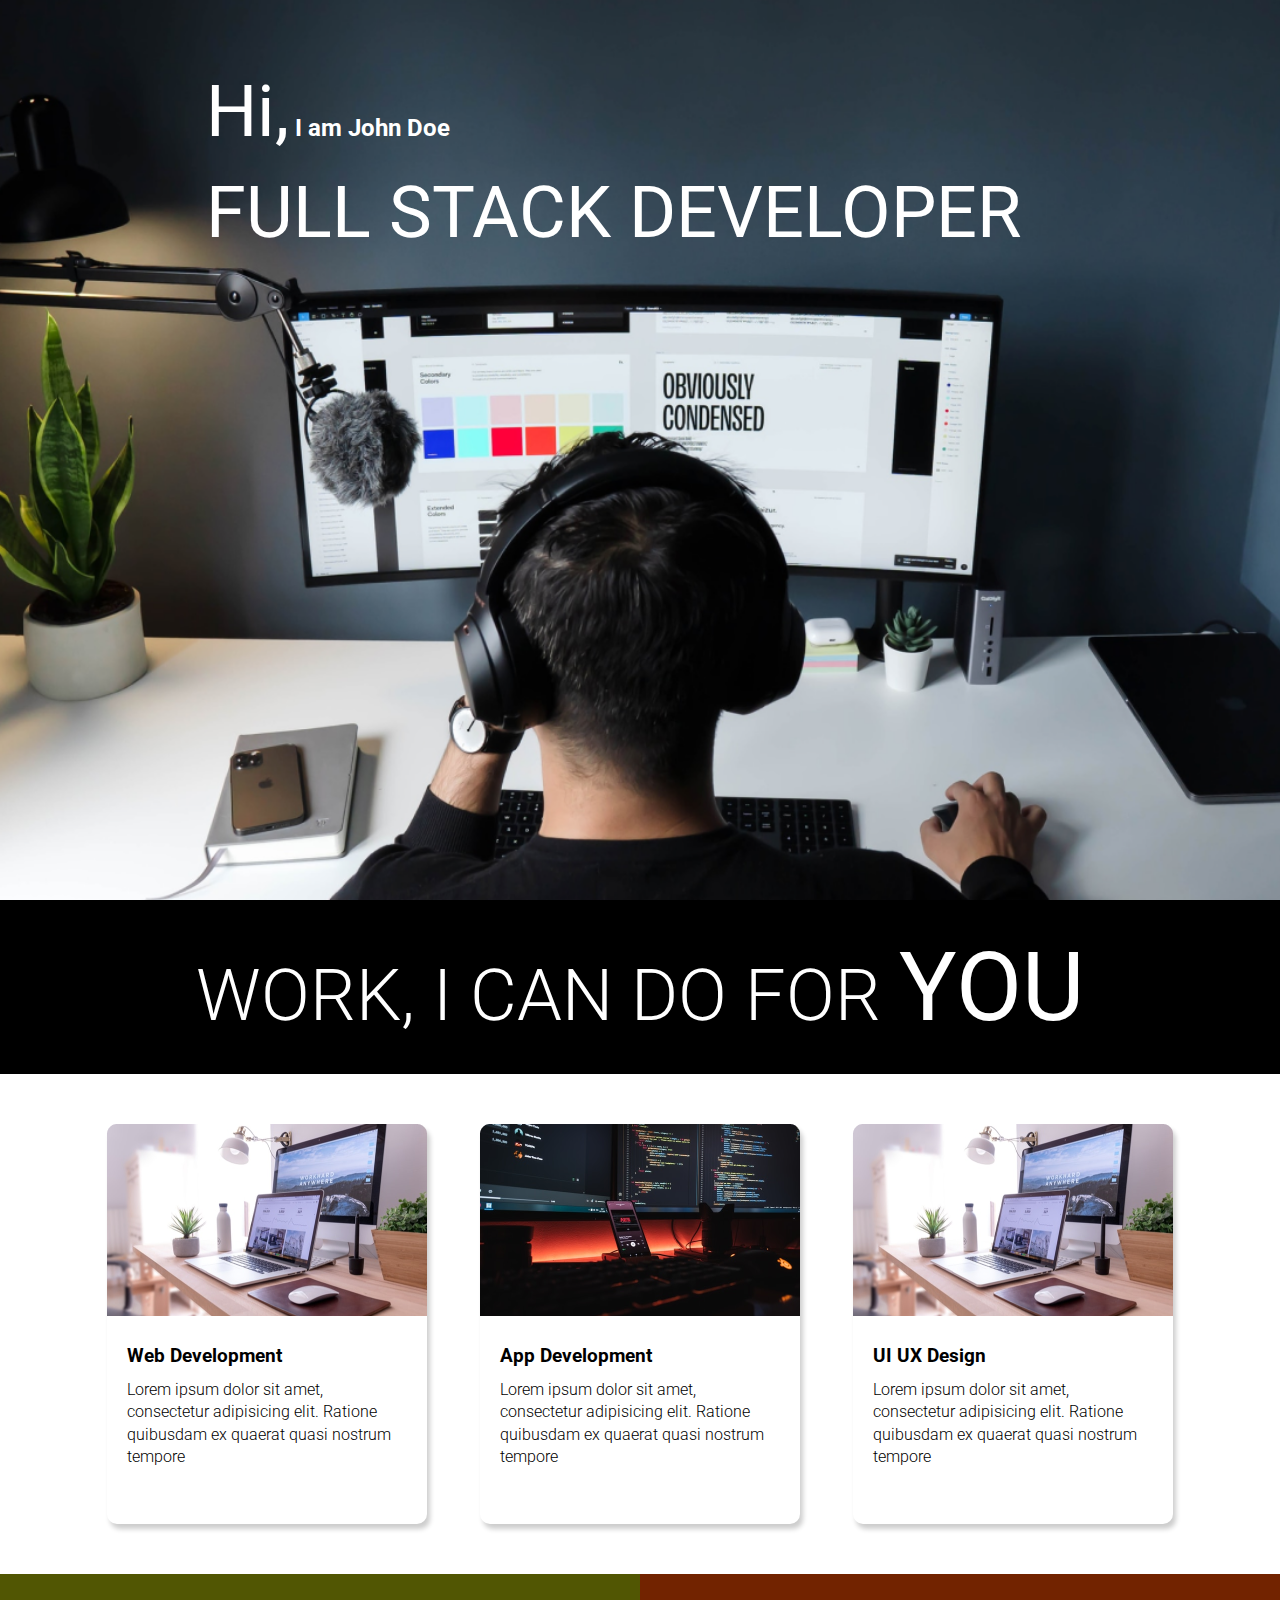
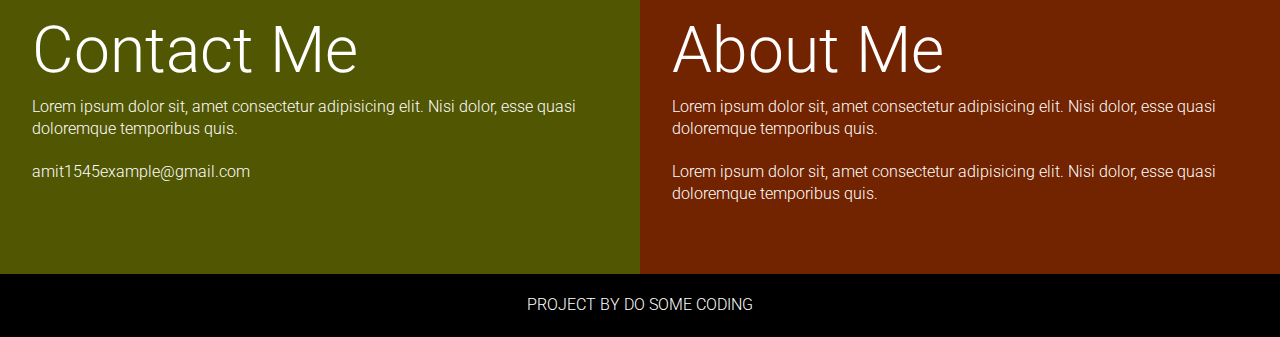
<file: project4/landing_page.html>
<!DOCTYPE html>
<html lang="en">
<head>
    <meta charset="UTF-8">
    <meta name="viewport" content="width=device-width, initial-scale=1.0">
    <title>landing page</title>
    <link rel="stylesheet" href="landing_page.css">
</head>
<body>
    <section class="hero_section">
        <div class="text_container">
            <h2>
                <span class="lg_text">Hi,</span>
                I am John Doe
            </h2>
            <h1 class="lg_text">FULL STACK DEVELOPER</h1>
        </div>
    </section>

    <section class="black_box">
        <h2>WORK, I CAN DO FOR <span class="lg_you">YOU</span></h2>
    </section>

    <section class="work">
        <div class="grid_item">
            <div class="card">
                <div class="image_container">
                       <img src="web.png" alt="web development">
                </div>
                <div class="card_content">
                    <h3>Web Development</h3>
                    <p>Lorem ipsum dolor sit amet, consectetur adipisicing elit. Ratione quibusdam ex quaerat quasi nostrum tempore</p>
                </div>
            </div>
        </div>
        <div class="grid_item">
            <div class="card">
                <div class="image_container">
                       <img src="mobile.png" alt="app development">
                </div>
                <div class="card_content">
                    <h3>App Development</h3>
                    <p>Lorem ipsum dolor sit amet, consectetur adipisicing elit. Ratione quibusdam ex quaerat quasi nostrum tempore</p>
                </div>
            </div>
        </div>
        <div class="grid_item">
            <div class="card">
                <div class="image_container">
                       <img src="web.png" alt="web development">
                </div>
                <div class="card_content">
                    <h3>UI UX Design</h3>
                    <p>Lorem ipsum dolor sit amet, consectetur adipisicing elit. Ratione quibusdam ex quaerat quasi nostrum tempore</p>
                </div>
            </div>
        </div>
    </section>

    <section class="bottom_section">
        <div class="contact">
            <h2>Contact Me</h2>
           <p>Lorem ipsum dolor sit, amet consectetur adipisicing elit. Nisi dolor, esse quasi doloremque temporibus quis.</p>
           <p>amit1545example@gmail.com</p>
        </div>
        <div class="about">
            <h2>About Me</h2>
            <p>Lorem ipsum dolor sit, amet consectetur adipisicing elit. Nisi dolor, esse quasi doloremque temporibus quis.</p>
            <p>Lorem ipsum dolor sit, amet consectetur adipisicing elit. Nisi dolor, esse quasi doloremque temporibus quis.</p>
        </div>
    </section>

    <footer>
        Project By do some coding
    </footer>
</body>
</html>
</file>
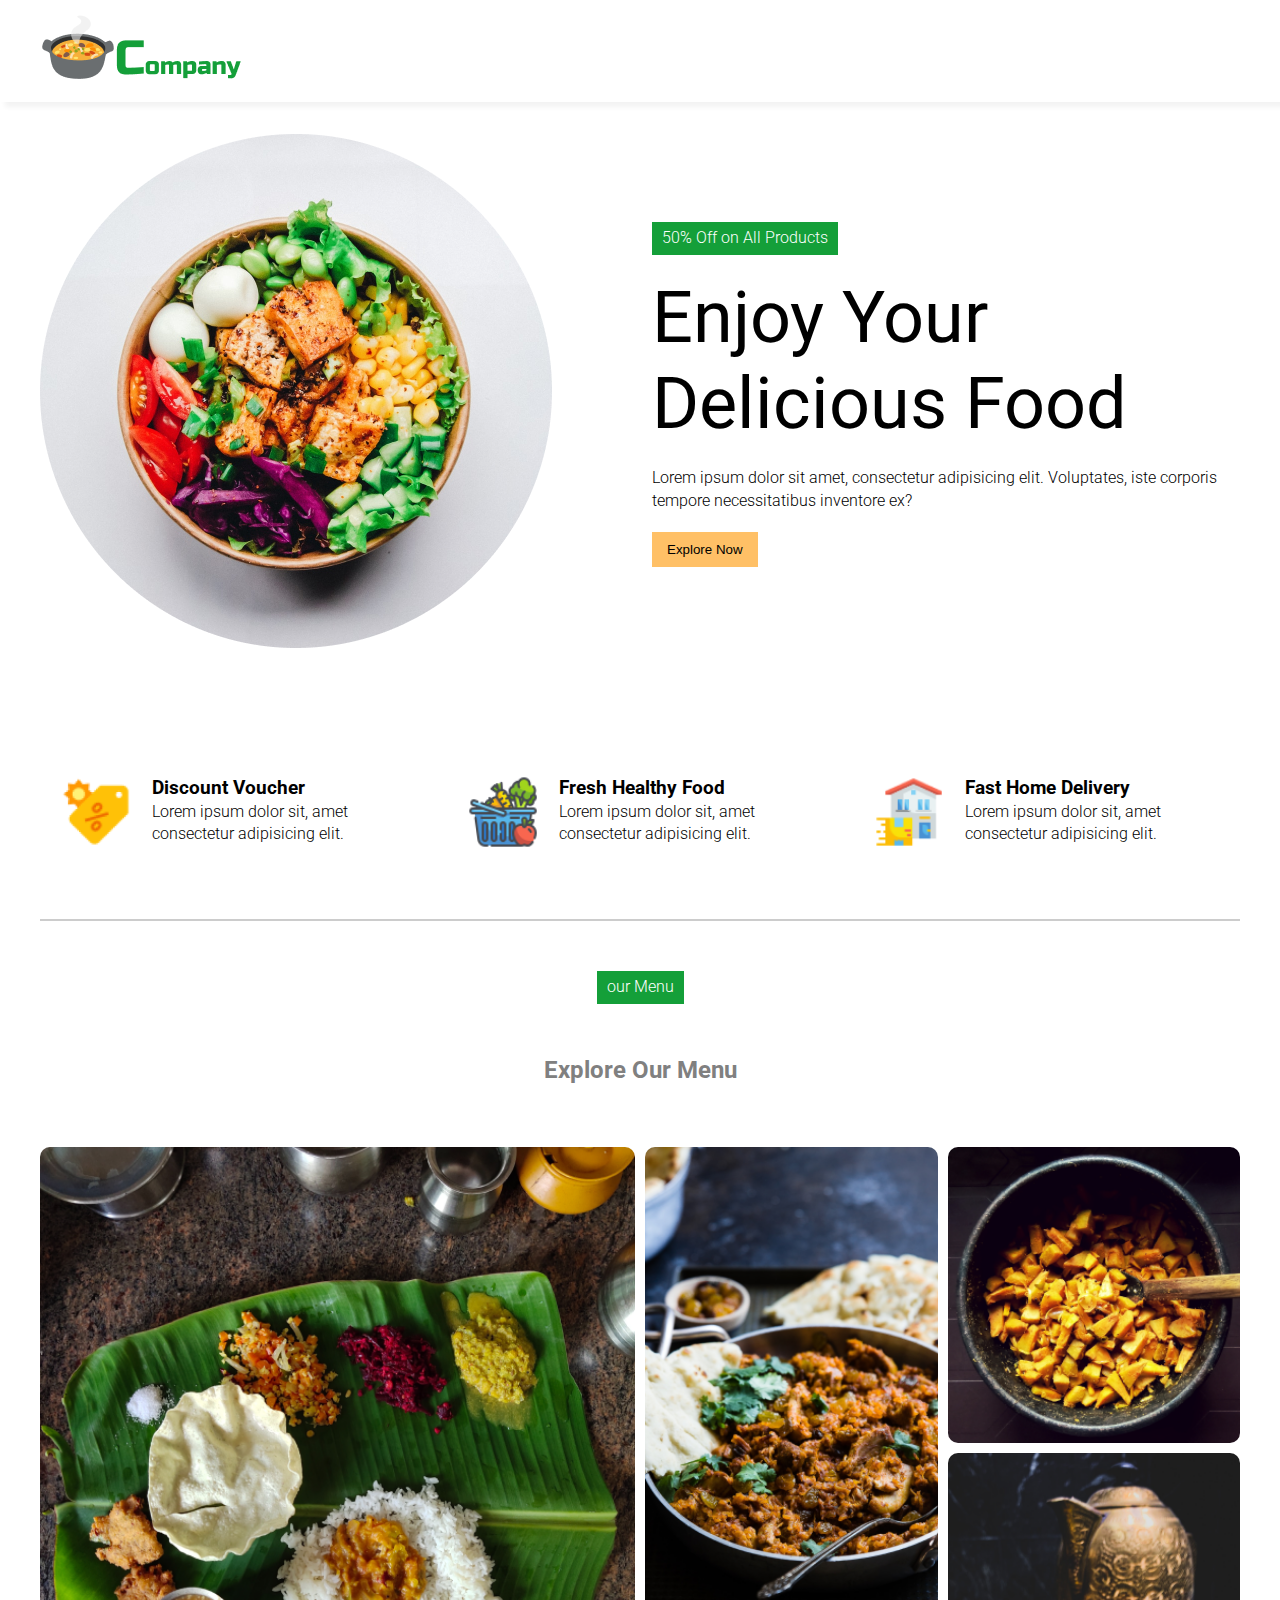
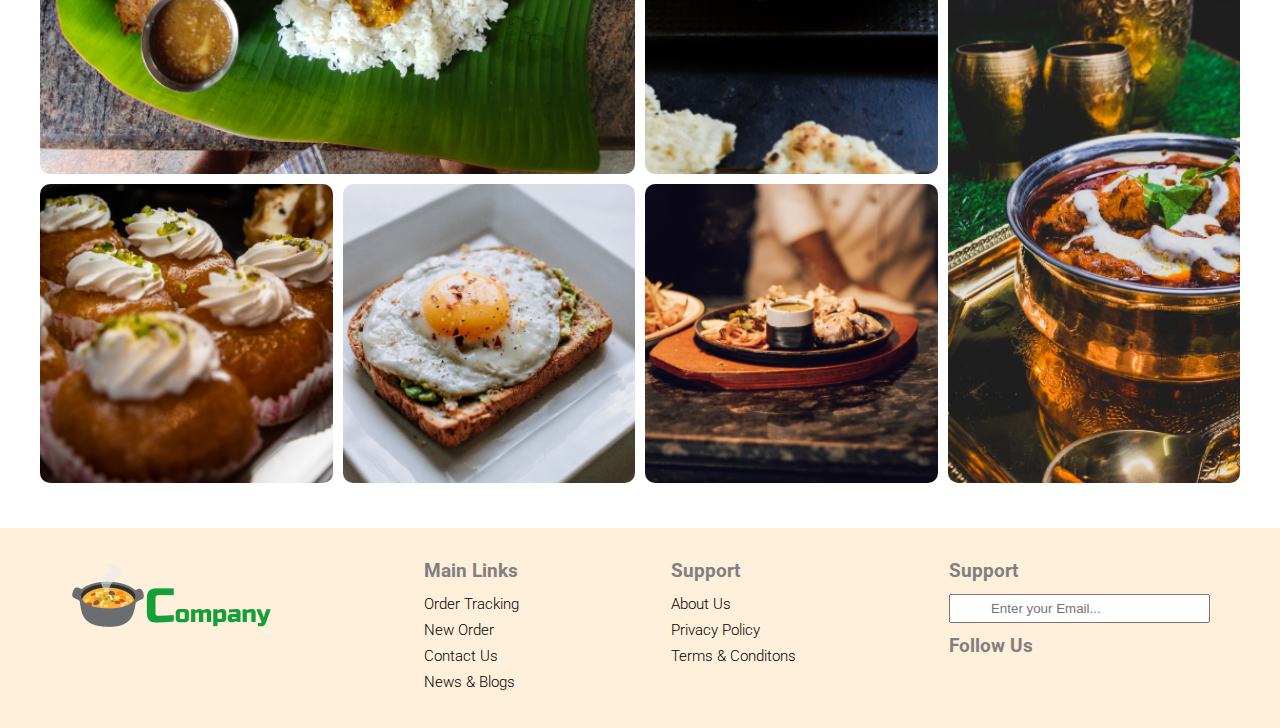
<file: project5/rasturant_website.html>
<!DOCTYPE html>
<html lang="en">

<head>
    <meta charset="UTF-8">
    <meta name="viewport" content="width=device-width, initial-scale=1.0">
    <title>rasturant website</title>
    <link rel="stylesheet" href="rasturant_website.css">
    <link rel="stylesheet" href="https://cdnjs.cloudflare.com/ajax/libs/font-awesome/6.6.0/css/all.min.css"
        integrity="sha512-Kc323vGBEqzTmouAECnVceyQqyqdsSiqLQISBL29aUW4U/M7pSPA/gEUZQqv1cwx4OnYxTxve5UMg5GT6L4JJg=="
        crossorigin="anonymous" referrerpolicy="no-referrer" />

</head>

<body>
    <nav>
        <div class="navigation container">
            <div class="logo_container">
                <img src="logo.png" alt="logo">
            </div>
            <div class="bar_icon">
                <i class="fa-solid fa-bars"></i>
            </div>
        </div>
    </nav>
    <!-- hero section -->
    <div class="container">
        <div class="hero">
            <div class="hero_image">
                <img src="hero_image.png" alt="hero_image">
            </div>
            <div class="hero_content">
                <div class="tag">
                    50% Off on All Products
                </div>

                <h1>Enjoy Your Delicious Food</h1>
                <p>Lorem ipsum dolor sit amet, consectetur adipisicing elit. Voluptates, iste corporis tempore
                    necessitatibus inventore ex?</p>
                <button class="explore_btn">Explore Now</button>
            </div>
        </div>
        <section class="features">
            <div class="feature">
                <img src="discount.png" alt="discount">
                <div class="feature_content">
                    <h3>Discount Voucher</h3>
                    Lorem ipsum dolor sit, amet consectetur adipisicing elit.
                </div>
            </div>

            <div class="feature">
                <img src="fresh.png" alt="fresh">
                <div class="feature_content">
                    <h3>Fresh Healthy Food</h3>
                    Lorem ipsum dolor sit, amet consectetur adipisicing elit.
                </div>
            </div>

            <div class="feature">
                <img src="delivery.png" alt="delivery">
                <div class="feature_content">
                    <h3>Fast Home Delivery</h3>
                    Lorem ipsum dolor sit, amet consectetur adipisicing elit.
                </div>
            </div>
        </section>
        <div class="divider"></div>

        <div class="menu">
            <div class="tag">our Menu</div>
            <h2 class="h2_tag">Explore Our Menu</h2>
            <div class="grid">
                <div class="item1">
                    <img class="grid-image" src="grid_image1.png" alt="image 1">
                </div>

                <div class="item2">
                    <img class="grid-image" src="grid_image2.png" alt="image 2">
                </div>

                <div class="item3">
                    <img class="grid-image" src="grid_image3.png" alt="image 3">
                </div>

                <div class="item4">
                    <img class="grid-image" src="grid_image4.png" alt="image 4">
                </div>

                <div class="item5">
                    <img class="grid-image" src="grid_image5.png" alt="image 5">
                </div>

                <div class="item6">
                    <img class="grid-image" src="grid_image6.png" alt="image 6">
                </div>

                <div class="item7">
                    <img class="grid-image" src="grid_image7.png" alt="image 7">
                </div>
            </div>
        </div>
    </div>

    <footer>
        <div class="footer_containar container">
            <div class="footer_logo">
                <img src="logo.png" alt="logo">
            </div>

            <div class="link_lists">
                <h3 class="h2_tag">Main Links</h3>
                <ul>
                    <li>Order Tracking</li>
                    <li>New Order</li>
                    <li>Contact Us</li>
                    <li>News & Blogs</li>
                </ul>
            </div>

            <div class="link_lists">
                <h3 class="h2_tag">Support</h3>
                <ul>
                    <li>About Us</li>
                    <li>Privacy Policy</li>
                    <li>Terms & Conditons</li>
                </ul>
            </div>

            <div class="news_letter">
                <h3 class="h2_tag">Support</h3>
                <input type="email" placeholder="Enter your Email...">
                <h3 class="h2_tag">Follow Us</h3>
                <div class="icon_container">
                    <div class="icon">
                        <i class="fa-brands fa-facebook-f"></i>
                    </div>
                    <div class="icon">
                        <i class="fa-brands fa-twitter"></i>
                    </div>
                    <div class="icon">
                        <i class="fa-brands fa-instagram"></i>
                    </div>
                    <div class="icon">
                        <i class="fa-brands fa-youtube"></i>
                    </div>
                </div>
            </div>
        </div>
    </footer>
</body>

</html>
</file>
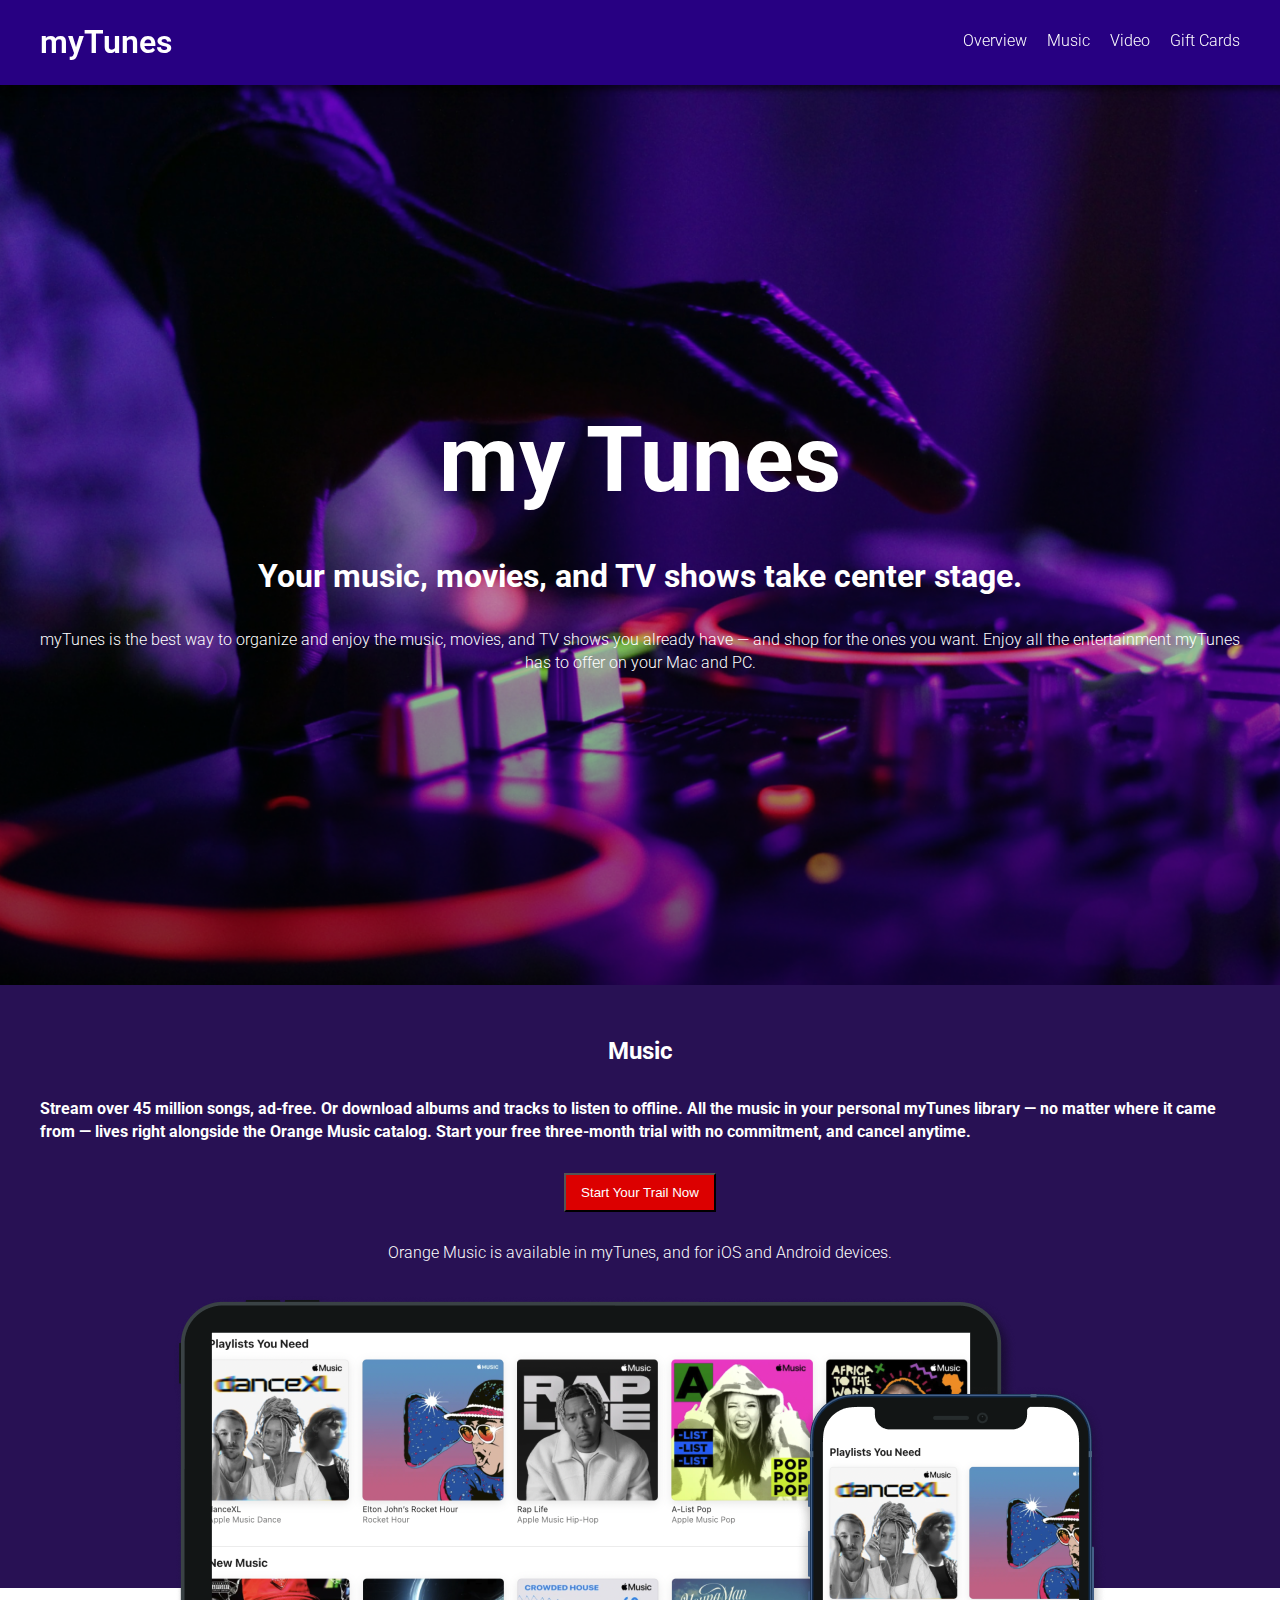
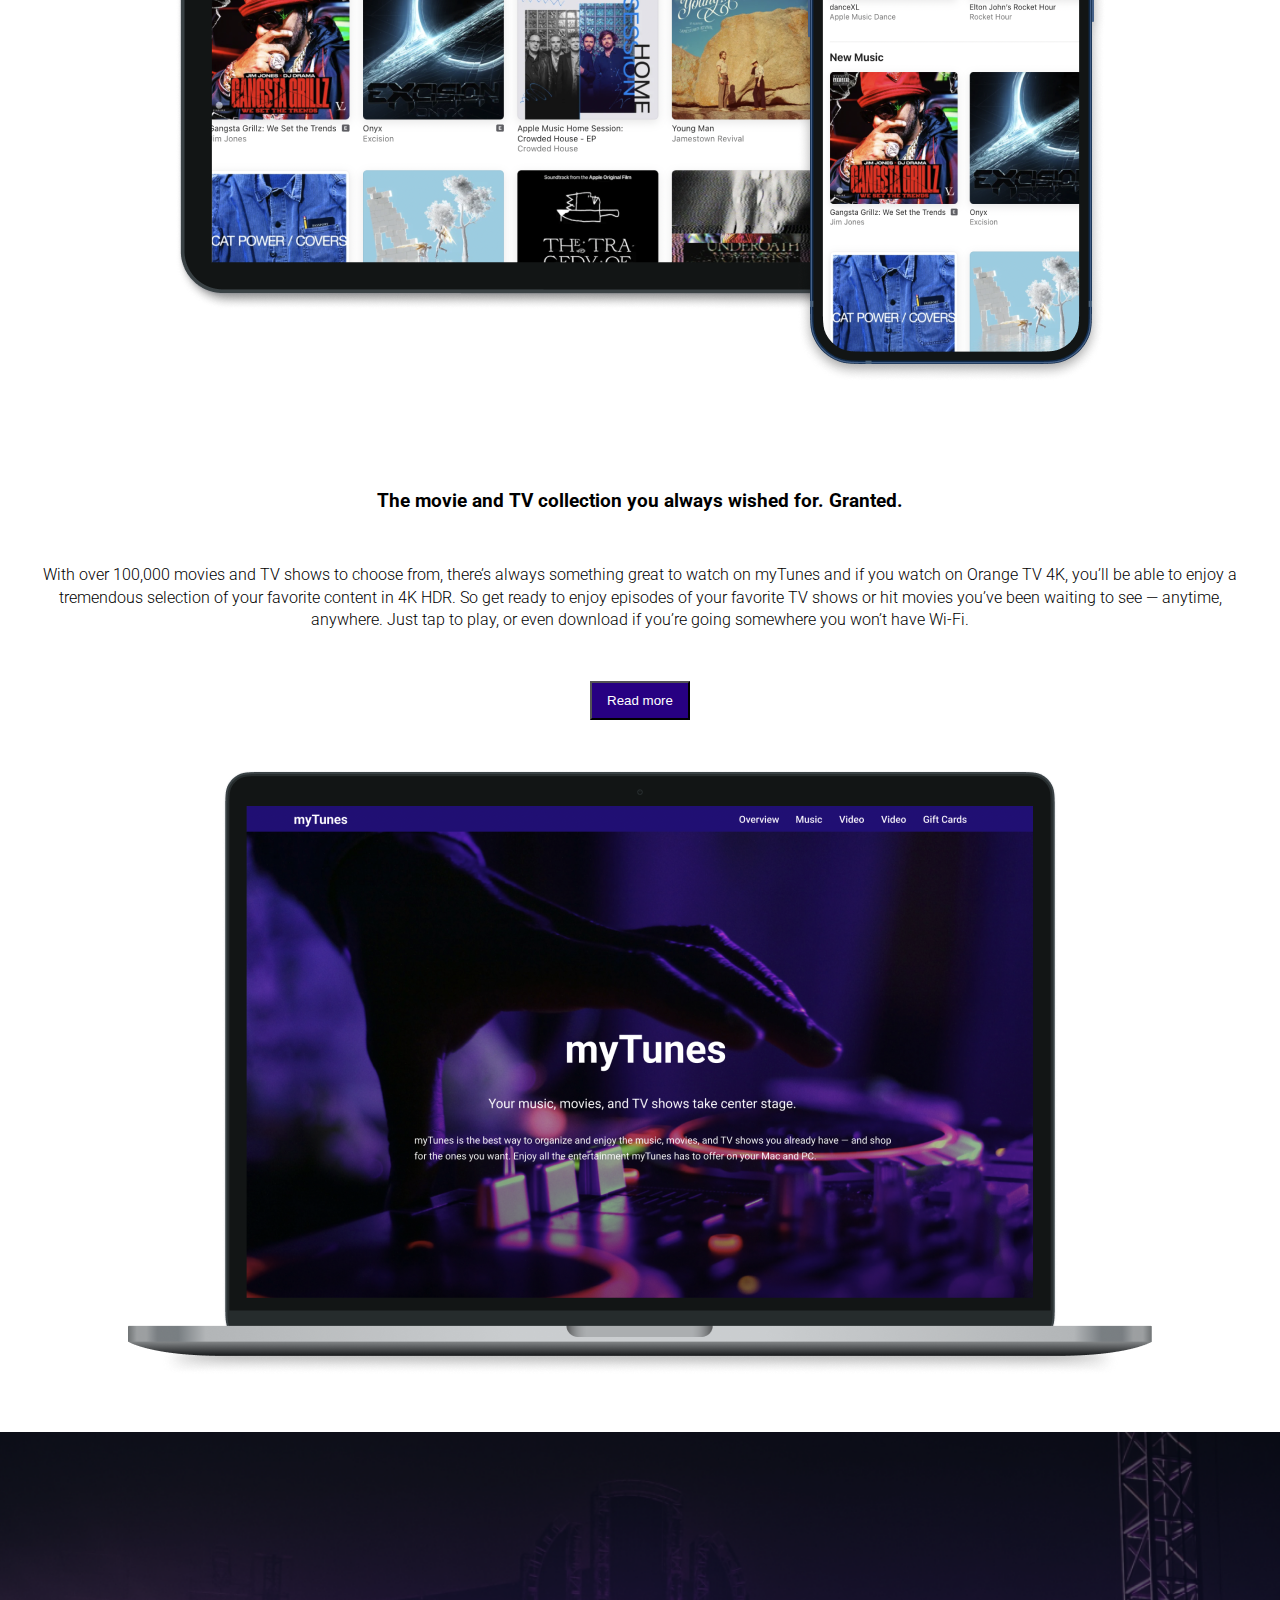
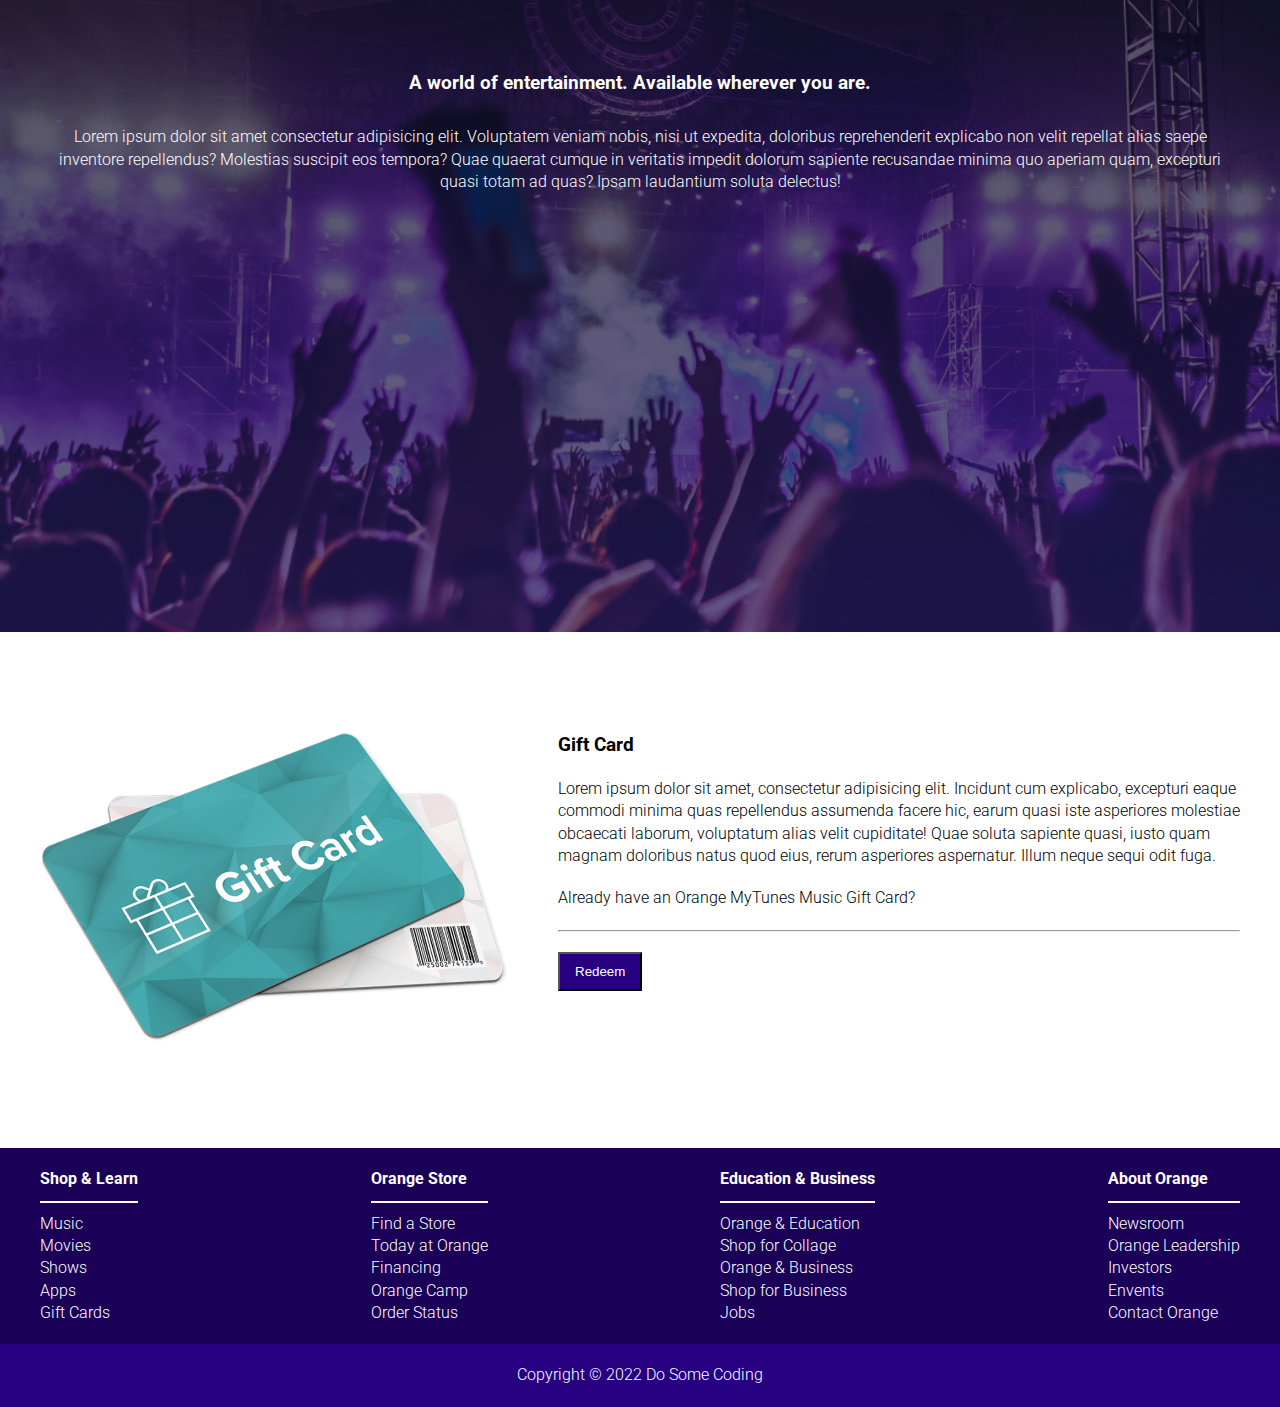
<file: project6/mytunes_website.html>
<!DOCTYPE html>
<html lang="en">

<head>
    <meta charset="UTF-8">
    <meta name="viewport" content="width=device-width, initial-scale=1.0">
    <title>mytune website</title>
    <link rel="stylesheet" href="mytunes_website.css">
    <link rel="stylesheet" href="https://cdnjs.cloudflare.com/ajax/libs/font-awesome/6.6.0/css/all.min.css"
        integrity="sha512-Kc323vGBEqzTmouAECnVceyQqyqdsSiqLQISBL29aUW4U/M7pSPA/gEUZQqv1cwx4OnYxTxve5UMg5GT6L4JJg=="
        crossorigin="anonymous" referrerpolicy="no-referrer" />
</head>

<body>
    <header>
        <nav class="container">
            <div class="logo">
                myTunes
            </div>
            <ul>
                <a href="#hero">
                    <li>Overview</li>
                </a>
                <a href="#music">
                    <li>Music</li>
                </a>
                <a href="#video">
                    <li>Video</li>
                </a>
                <a href="#gift">
                    <li>Gift Cards</li>
                </a>
            </ul>
        </nav>
    </header>

    <main>
        <section class="hero_container" id="hero">
            <div class="container">
                <h1>my Tunes</h1>
                <h3>Your music, movies, and TV shows take center stage.</h3>
                <p>myTunes is the best way to organize and enjoy the music, movies, and TV shows you already have — and
                    shop for the ones you want. Enjoy all the entertainment myTunes has to offer on your Mac and PC.</p>
            </div>
        </section>
        <section class="music" id="music">
            <div class="container">
                <h2>
                    <span><i class="fa-solid fa-music"></i></span>
                    Music
                </h2>
                <h4>
                    Stream over 45 million songs, ad-free. Or download albums and tracks to listen to offline. All the
                    music in your personal myTunes library — no matter where it came from — lives right alongside the
                    Orange Music catalog. Start your free three-month trial with no commitment, and cancel anytime.
                </h4>
                <button class="first_btn">Start Your Trail Now</button>

                <p>Orange Music is available in myTunes, and for iOS and Android devices.</p>
                <div class="ipad-iphone-img">
                    <img src="ipad-iphone.png" alt="ipad-iphone-img">
                </div>
            </div>
        </section>
        <section class="music_infomation container">
            <h3>The movie and TV collection you always wished for. Granted.</h3>
            <p>With over 100,000 movies and TV shows to choose from, there’s always something great to watch on myTunes
                and if you watch on Orange TV 4K, you’ll be able to enjoy a tremendous selection of your favorite
                content in 4K HDR. So get ready to enjoy episodes of your favorite TV shows or hit movies you’ve been
                waiting to see — anytime, anywhere. Just tap to play, or even download if you’re going somewhere you
                won’t have Wi-Fi.</p>

            <button class="second_btn">Read more</button>

            <div class="mac-img">
                <img src="mac.png" alt="mac-img">
            </div>
        </section>

        <section class="video" id="video">
            <div class="container">
                <h3>A world of entertainment. Available wherever you are.</h3>
                <p>Lorem ipsum dolor sit amet consectetur adipisicing elit. Voluptatem veniam nobis, nisi ut expedita,
                    doloribus reprehenderit explicabo non velit repellat alias saepe inventore repellendus? Molestias
                    suscipit eos tempora? Quae quaerat cumque in veritatis impedit dolorum sapiente recusandae minima
                    quo aperiam quam, excepturi quasi totam ad quas? Ipsam laudantium soluta delectus!</p>
            </div>
        </section>

        <div class="container" id="gift">
            <section class="card_section">
                <div class="card_img">
                    <img src="gift_card.png" alt="">
                </div>

                <div class="gift_card">
                    <h3>Gift Card</h3>
                    <p>Lorem ipsum dolor sit amet, consectetur adipisicing elit. Incidunt cum explicabo, excepturi eaque
                        commodi minima quas repellendus assumenda facere hic, earum quasi iste asperiores molestiae
                        obcaecati laborum, voluptatum alias velit cupiditate! Quae soluta sapiente quasi, iusto quam
                        magnam doloribus natus quod eius, rerum asperiores aspernatur. Illum neque sequi odit fuga.</p>
                    <p>Already have an Orange MyTunes Music Gift Card?</p>
                    <hr />
                    <div>
                        <button class="second_btn">Redeem</button>
                    </div>
                </div>
            </section>
        </div>
    </main>

    <footer>
        <section class="first-footer"> 
                <div class="container">
              
                   <div class="footer-text">
                    <h4>Shop & Learn</h4>
                    <ul>
                        <li>Music</li>
                        <li>Movies</li>
                        <li>Shows</li>
                        <li>Apps</li>
                        <li>Gift Cards</li>
                    </ul>
                   </div>
                   
                   <div class="footer-text">
                    <h4>Orange Store</h4>
                    <ul>
                        <li>Find a Store</li>
                        <li>Today at Orange</li>
                        <li>Financing</li>
                        <li>Orange Camp</li>
                        <li>Order Status</li>
                    </ul>
                   </div>

                   <div class="footer-text">
                    <h4>Education & Business</h4>
                    <ul>
                        <li>Orange & Education</li>
                        <li>Shop for Collage</li>
                        <li>Orange & Business</li>
                        <li>Shop for Business</li>
                        <li>Jobs</li>
                    </ul>
                   </div>

                   <div class="footer-text">
                    <h4>About Orange</h4>
                    <ul>
                        <li>Newsroom</li>
                        <li>Orange Leadership</li>
                        <li>Investors</li>
                        <li>Envents</li>
                        <li>Contact Orange</li>
                    </ul>
                   </div>
                </div>
        </section>

        <section class="second-footer">
              <p>Copyright © 2022 Do Some Coding</p>
        </section>
    </footer>
</body>

</html>
</file>
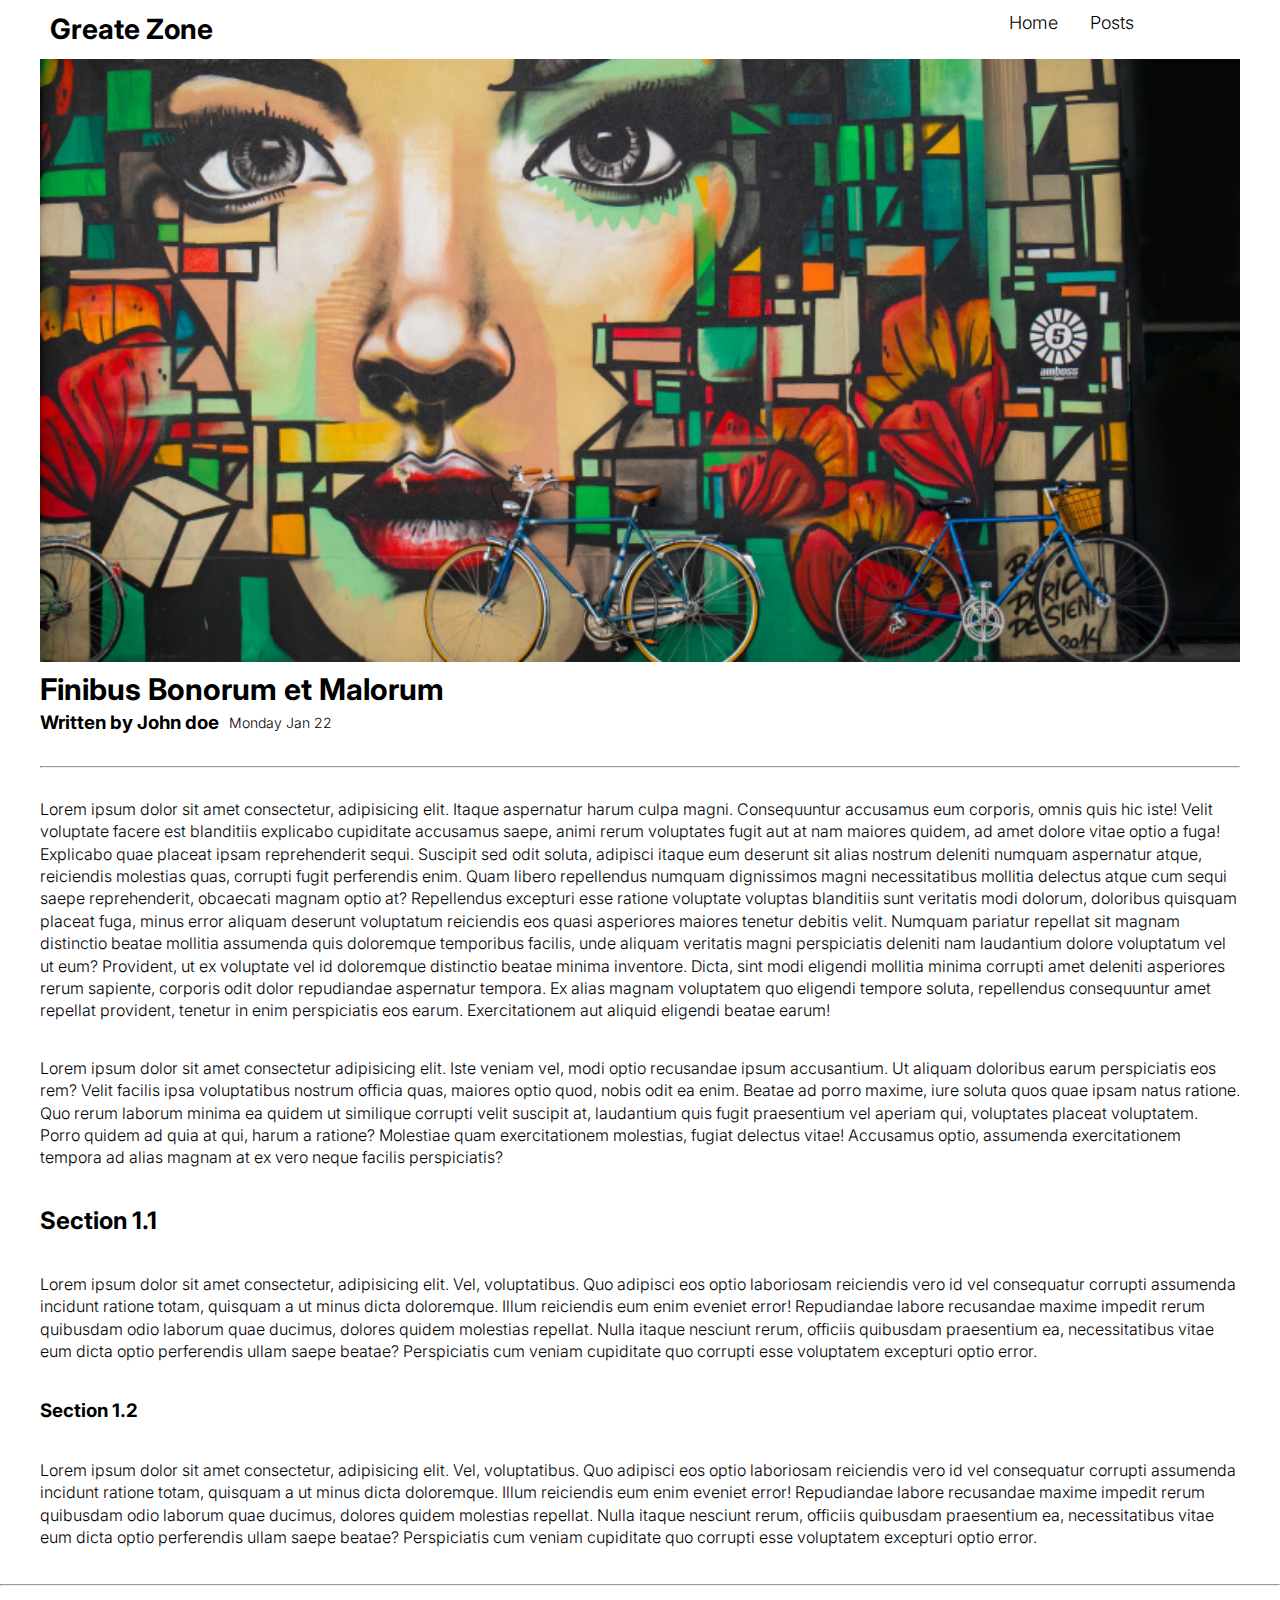
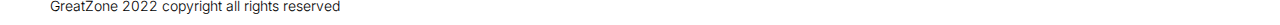
<file: project9/post.html>
<!DOCTYPE html>
<html lang="en">

<head>
    <meta charset="UTF-8">
    <meta name="viewport" content="width=device-width, initial-scale=1.0">
    <title>Document</title>
    <link rel="stylesheet" href="style.css">
    <link rel="stylesheet" href="https://cdnjs.cloudflare.com/ajax/libs/font-awesome/6.6.0/css/all.min.css"
        integrity="sha512-Kc323vGBEqzTmouAECnVceyQqyqdsSiqLQISBL29aUW4U/M7pSPA/gEUZQqv1cwx4OnYxTxve5UMg5GT6L4JJg=="
        crossorigin="anonymous" referrerpolicy="no-referrer" />
</head>

<body>
    <header>
        <nav>
            <h1>Greate Zone</h1>
            <ul>
                <a href="Home.html" class="html_link">
                    <li>Home</li>
                </a>
                <li>Posts</li>
                <li><i class="fa-brands fa-instagram"></i></li>
                <li><i class="fa-brands fa-twitter"></i></li>
                <li><i class="fa-brands fa-linkedin"></i></li>
            </ul>
        </nav>
    </header>

    <main class="post">
       <section class="post-part1">
         <div class="post-img">
            <img src="banner.png" alt="banner">
         </div>
         <h1>Finibus Bonorum et Malorum</h1>
         <div class="about-auther">
            <h3>Written by John doe</h3>
            <p>Monday Jan 22</p>
         </div>
       </section>

       <hr class="hr">

       <section class="post-part2">
            <p>Lorem ipsum dolor sit amet consectetur, adipisicing elit. Itaque aspernatur harum culpa magni. Consequuntur accusamus eum corporis, omnis quis hic iste! Velit voluptate facere est blanditiis explicabo cupiditate accusamus saepe, animi rerum voluptates fugit aut at nam maiores quidem, ad amet dolore vitae optio a fuga! Explicabo quae placeat ipsam reprehenderit sequi. Suscipit sed odit soluta, adipisci itaque eum deserunt sit alias nostrum deleniti numquam aspernatur atque, reiciendis molestias quas, corrupti fugit perferendis enim. Quam libero repellendus numquam dignissimos magni necessitatibus mollitia delectus atque cum sequi saepe reprehenderit, obcaecati magnam optio at? Repellendus excepturi esse ratione voluptate voluptas blanditiis sunt veritatis modi dolorum, doloribus quisquam placeat fuga, minus error aliquam deserunt voluptatum reiciendis eos quasi asperiores maiores tenetur debitis velit. Numquam pariatur repellat sit magnam distinctio beatae mollitia assumenda quis doloremque temporibus facilis, unde aliquam veritatis magni perspiciatis deleniti nam laudantium dolore voluptatum vel ut eum? Provident, ut ex voluptate vel id doloremque distinctio beatae minima inventore. Dicta, sint modi eligendi mollitia minima corrupti amet deleniti asperiores rerum sapiente, corporis odit dolor repudiandae aspernatur tempora. Ex alias magnam voluptatem quo eligendi tempore soluta, repellendus consequuntur amet repellat provident, tenetur in enim perspiciatis eos earum. Exercitationem aut aliquid eligendi beatae earum!</p>
            <p>Lorem ipsum dolor sit amet consectetur adipisicing elit. Iste veniam vel, modi optio recusandae ipsum accusantium. Ut aliquam doloribus earum perspiciatis eos rem? Velit facilis ipsa voluptatibus nostrum officia quas, maiores optio quod, nobis odit ea enim. Beatae ad porro maxime, iure soluta quos quae ipsam natus ratione. Quo rerum laborum minima ea quidem ut similique corrupti velit suscipit at, laudantium quis fugit praesentium vel aperiam qui, voluptates placeat voluptatem. Porro quidem ad quia at qui, harum a ratione? Molestiae quam exercitationem molestias, fugiat delectus vitae! Accusamus optio, assumenda exercitationem tempora ad alias magnam at ex vero neque facilis perspiciatis?</p>
            <h2>Section 1.1</h2>
            <p>Lorem ipsum dolor sit amet consectetur, adipisicing elit. Vel, voluptatibus. Quo adipisci eos optio laboriosam reiciendis vero id vel consequatur corrupti assumenda incidunt ratione totam, quisquam a ut minus dicta doloremque. Illum reiciendis eum enim eveniet error! Repudiandae labore recusandae maxime impedit rerum quibusdam odio laborum quae ducimus, dolores quidem molestias repellat. Nulla itaque nesciunt rerum, officiis quibusdam praesentium ea, necessitatibus vitae eum dicta optio perferendis ullam saepe beatae? Perspiciatis cum veniam cupiditate quo corrupti esse voluptatem excepturi optio error.</p>
            <h3>Section 1.2</h3>
            <p>Lorem ipsum dolor sit amet consectetur, adipisicing elit. Vel, voluptatibus. Quo adipisci eos optio laboriosam reiciendis vero id vel consequatur corrupti assumenda incidunt ratione totam, quisquam a ut minus dicta doloremque. Illum reiciendis eum enim eveniet error! Repudiandae labore recusandae maxime impedit rerum quibusdam odio laborum quae ducimus, dolores quidem molestias repellat. Nulla itaque nesciunt rerum, officiis quibusdam praesentium ea, necessitatibus vitae eum dicta optio perferendis ullam saepe beatae? Perspiciatis cum veniam cupiditate quo corrupti esse voluptatem excepturi optio error.</p>
       </section>
    </main>

    <hr>
    <footer>
        <p>GreatZone 2022 copyright all rights reserved</p>
        <ul>
            <li><i class="fa-brands fa-instagram"></i></li>
            <li><i class="fa-brands fa-twitter"></i></li>
            <li><i class="fa-brands fa-linkedin"></i></li>
        </ul>
    </footer>
</body>

</html>
</file>
<file: project7/style.css>
@import url("https://fonts.googleapis.com/css2?family=Roboto:ital,wght@0,100;0,300;0,500;0,700;0,900;1,100;1,300;1,400;1,500;1,700;1,900&display=swap");

*{
    padding: 0;
    margin: 0;
    box-sizing: border-box;
}
html,body{
    font-family: "roboto",sans-serif;
    line-height: 1.4;
    font-weight: 300;
}
.container{
    display: flex;
}


aside{
    display: flex;
    justify-content: center;
    align-items: center;
    flex-direction: column;
    padding: 10px;
    gap: 30px;
    margin-top: -1815px; 
}
.side-bars:hover{
  background-color:rgba(219, 216, 216,0.5) ;
  transition: 0.1s ease-in-out;
  padding:0 5px;
  border-radius: 8px;
}
.aside-icons:hover{
        background-color:rgba(219, 216, 216,0.5) ;
        transition: 0.1s ease-in-out;
        padding:0 5px;
        border-radius: 8px;
}
.black{
    font-size: 30px;
   margin-left: 5px;
    margin-bottom: 8px;
}
.sub{
    display: flex;
    justify-content: center;
    align-items: center;
}
aside img{
    width: 30px;
}
aside p{
    font-weight: 0;
    font-size: 10px;
    color: #000;
    margin-top: -5px;
}
nav{
    display: flex;
    justify-content: space-between;
    gap: 220px;
    align-items: center;
    padding: 10px;
}

.youtube-logo img{
    width: 120px;
    height: auto;
}
 .mid-nav-section{
    display: flex;
}
.search-section{
    display: flex;
} 
.mid-nav-section input{
    border-top-left-radius: 40px;
    border-bottom-left-radius: 40px;
    min-width: 540px;
    height: 40px;
    font-size: 15px;
    padding: 10px 20px;
    border: 0.5px solid #ccc;
}
.mid-nav-section button{
    height: 40px;
    padding: 5px 10px;
    border: none;
    border-top-right-radius: 40px;
    border-bottom-right-radius: 40px;
}
.mic {
    width: 40px;
    height: 40px;
    padding: 5px;
    border-radius: 50%;
    background: rgb(240, 239, 239);
    display: grid;
    place-items: center;
    margin-left: 15px;
  }

  .mic:hover{
    background-color:rgba(219, 216, 216,1) ;
    transition: 0.2s ease-in-out;
    cursor: pointer;
  }
  .srch:hover{
    background-color:rgba(219, 216, 216,1) ;
    transition: 0.2s ease-in-out;
    cursor: pointer;
  }

  .icon-nav img:hover{
    background-color:rgba(219, 216, 216,1) ;
    transition: 0.1s ease-in-out;
    cursor: pointer;
    border-radius: 50%;
  }

  .icon-nav{
    display: flex;
    align-items: center;
    justify-content: center;
    font-size: 24px;
    gap: 20px;
    margin-right: 10px;
  }
  .profile-pic{
    width: 32px;
  }

  /* second header */

  .suggetion{
    display: flex;
    margin-left: 20px;
  }
  .suggetion a{
    text-decoration: none;
  }

  .dark-tag,.light-tag{
    background-color: #eeeeee;
    color: #0f0f0f;
    font-weight: 400;
    border-radius: 5px;
    padding: 5px 15px;
    margin: 6px 12px 12px 0;
  }
  .dark-tag{
    background-color: black;
    color: #fff;
  }
  
  /* video section */
  .main-container{
    width: 100%;
  }
  main {
    min-height: 100vh;
  }
  .video-container{
    display: grid;
    grid-template-columns: repeat(auto-fit,minmax(355px,1fr));
  }
  .video a img{
    max-width: 335px;
  }
  .video{
    padding: 10px;
    margin-bottom: 30px;
    max-width: 355px;
    display: flex;
    flex-direction: column;
  }
  .short-wr{
    margin: 0 0 15px 8px;
  }
  .shorts-container{
    display: grid;
    grid-template-columns: repeat(auto-fit,minmax(210px,1fr));
  }
  .video-shorts{
    padding: 10px;
    margin-top: 20px;
    max-width: 210px;
    display: flex;
    flex-direction: column;
  }
  hr{
    margin-top: 30px;
  }
  .see-more{
    display: flex;
    justify-content: center;
    align-items: center;
    margin:15px 0 ;
  }
  .see-more button:hover{
    border: none;
    cursor: pointer;
    background-color: rgb(219, 216, 216);
    transition: 0.1s ease-in-out;
  }

  .see-more button{
    margin-top:-35px ;
         padding: 8px 130px;
         border-radius: 25px;
         border: 1px solid rgb(219, 216, 216);
         background-color: white;
         transition: 0.2s ease-in-out;
  }
   .dp-section-ad{
    display: flex;
    padding-top: 10px;
    gap: 10px;
  } 


  .video-content{
    display: flex;
    flex-direction: column;
    gap: 3px;
  }
  .ad-suggetion{
    display: flex;
    gap: 10px;
  }

  .thumbnel-edit{
    border-radius: 12px;
    min-height: 200px;
  }
  .dp img{
    border-radius: 50%;
    width: 36px;
    height: 36px;
  }
  .video-content h4{
    font-weight: 500;
    font-size: 16px;
  }
  .video-content p{
    color: #606060;
    font-size: 12px;
    font-weight: 300;
  }
  .ad-suggetion .btn1{
    border: 0.5px solid rgb(156, 155, 155);
    background-color: white;
    border-radius: 18px;
    padding: 6px 15px;
    color: #065fd4;
    margin-left: -25px;
    transition: 0.2s ease-in-out;
  }
  .ad-suggetion .btn2{
     border:none ; 
    background-color: #def1ff;
    border-radius: 18px;
    padding: 6px 40px;
    color: #065fd4;
    margin-right: -10px;
    transition: 0.2s ease-in-out;
  }
  .ad-suggetion .btn1:hover{
    border: 0.5px solid transparent;
    transition: 0.2s ease-in-out;
     background-color: #def1ff;
     cursor: pointer;

  }

  .ad-suggetion .btn2:hover{
    transition: 0.2s ease-in-out;
    background-color: rgb(219, 216, 216);
    cursor: pointer;
  }
  .video-views{
         display: flex;
         gap: 10px;
  }
  .channel-name{
    margin-bottom: -5px;
  }
  .circle i{
    font-size: 10px;
  }
</file>
<file: project8/style.css>
@import url("https://fonts.googleapis.com/css2?family=Roboto:ital,wght@0,100;0,300;0,500;0,700;0,900;1,100;1,300;1,400;1,500;1,700;1,900&display=swap");

*{
    margin: 0;
    padding: 0;
    box-sizing: border-box;
}

html,body{
    font-family:"roboto",sans-serif;
    line-height: 1.4;
    font-weight:300;
    scroll-behavior:smooth;
}

header{
    border: 1px solid #ccc;
    height: 100vh;
    position: sticky;
   top: 0;
}
body{
  display: flex;
  gap: 10px;
}

nav a{
    text-decoration: none;
    color: black;
}
nav h1{
    font-size: 24px;
    font-weight: 400;
    padding: 10px;
    border-bottom: 1px solid #ccc;
}
nav ul{
    list-style: none;
}
nav ul li{
      font-size: 16px;
      padding: 10px;
      border-bottom: 1px solid #ccc;
}
nav ul li:hover{
       background-color: #ccc;
       transition: 0.2s ease-in-out;
}

/* main section */

main{
    padding: 50px;

}
section{
    margin-bottom: 50px;
    scroll-margin: 50px;
}

section h2{
      font-size: 20px;
      margin-bottom: 20px;
      border-bottom: 1px solid #ccc;
}
 section article{
    max-width: 1200px;
    margin-left: 10px;
    display: flex;
    flex-direction: column;
    gap: 20px;
    font-size: 14px;
}

section article p{ 
    font-size: 14;
    line-height: 1.6;

}
section ul{
    margin-left: 20px;
}

section ul li {

    margin-bottom: 10px;
}

code{
    display: block;
    text-align: left;
    white-space: pre-line;
    line-height: 2;
    background-color: #f7f7f7;
    padding: 15px;
    margin: 10px;
    border-radius: 2px;
}

@media(max-width:480px){
    body{
        flex-direction: column;
    }
    header{
        height: 200px;
        overflow: hidden;
        overflow-y: scroll;
        position: relative;
    }
}
</file>
<file: project9/style.css>
@import url("https://fonts.googleapis.com/css2?family=Inter:wght@100;200;300;400;500;600;700;800;900&display=swap");
*{
  margin: 0;
  padding: 0;
  box-sizing: border-box;
}

html,body{
  font-family: "inter",sans-serif;
  font-weight: 300;
  line-height: 1.4;

}

header{
  position: sticky;
  top: 0;
  background: #fff;
  max-width: 1200px;
  margin: 0 auto;
}

nav{
  font-size: 14px;
  display: flex;
  justify-content: space-between;
  padding: 10px;
}
nav a{
  font-size: 21px;
}

 nav ul{
  list-style: none;
  display: flex;
  gap: 2rem;
  font-size: 18px;
 }

 nav ul li:hover{
  border-bottom: rgb(255, 251, 0) 2px solid;
 }

 .html_link{
  text-decoration: none;
  color: black;
  font-size: 18px;
 }
 
 nav i{
  font-size: 1.5rem;
 }

 /* hero section1 */
 main {
  max-width: 1200px;
  margin: 0 auto;
}

 #hero1{
  display: flex;
  justify-content: space-between;
  align-items: center;
 }
 
 #hero1 h1{
  font-size: 60px ;
 }

#hero1 section h4{
  font-size: 25px ;
 }

 #hero1 img{
  border-radius: 3rem;
 }

 /* hero section2 */

 #hero2{
      display: flex;
      justify-content: space-between;
      align-items: center;
      margin: 20px 10px;
      border: 1px solid #ccc;
      border-radius: 5px;
      overflow: hidden;
 }

 .card-content{
  padding: 20px;
  display: flex;
  flex-direction: column;
  gap: 0.7rem;
 }

 #hero2 h2{
  font-size: 21px;
 }

 #hero2 p{
  font-size: 14px;
 }
.hero2-img{
  height: 100%;
}
 .status{
    display: flex;
    justify-content: space-between;
    font-size: 14px;
 }
 .status a{
  text-decoration: none;
  color: black;
  font-weight: 600;
 }

 .status a:hover{
      border-bottom: 1px solid #ccc;
 }

 /* hero section 3 */

 .v-card{
  display: flex;
  flex-direction: column-reverse;
  max-width: 320px;
  box-shadow: 0px 5px 4px rgba(221, 221, 221, 0.25);
  align-items: center;
  border: 1px solid #e2e2e2;
  border-radius: 0.5rem;
  overflow: hidden;
  margin-left: 30px;
 }

 .v-card img{
  width: 100%;
  height: 100%;
 }
 .card-container{
    margin: 0 auto;
    display: grid;
    grid-template-columns: repeat(auto-fit,minmax(320px,1fr));
 }

 .card-container h2{
     font-size: 21px;
 }

 .card-container p{
  font-size: 14px;
}

/* footer */

footer{
  display: flex;
  justify-content: space-between;
  align-items: center;
  max-width: 1200px;
  margin: 0 auto;
  padding: 10px;
}

footer ul{
  list-style: none;
  display: flex;
  gap: 1.5rem;
}

footer p{
  font-size: 14px;
}
footer ul li{
  font-size: 20px;
}

/* post section */
.post-img img{
  height: 100%;
  width: 100%;
}
.about-auther{
  display: flex;
  gap: 10px;
  align-items: center;
}

.post h1{
  font-size: 30px;
}

.about-auther p{
  font-size: 14px;
}
.hr{
  margin: 30px 0;
}

.post-part2{
  display: flex;
  flex-direction: column;
  gap: 2.2rem;
  margin-bottom: 2.2rem;
}

@media (max-width:786px) {
        .post{
           margin:0 20px;
        }
        #hero1{
          display: flex;
          flex-direction: column;
          
        }
        #hero1 h1{
          font-size: 35px;
        }
        #hero1 h4{
          font-size: 20px;
        }
        #hero1 img{
          border-radius:0;
         }

        #hero2{
          display: flex;
          flex-direction: column;
          text-align: left;
          margin: 20px 10px;
        }

        main{
          display: flex;
          flex-direction: column;
          align-items: center;
        }

        .card-container{
          gap: 20px;
        }

        .img3{
          width: 80%;
          margin: 0 auto;
        }
}
</file>
<file: my_portfolio.css>
@import url("https://fonts.googleapis.com/css2?family=Poppins:ital,wght@0,100;0,200;0,300;0,400;0,500;0,600;0,700;0,800;0,900;1,100;1,200;1,300;1,400;1,500;1,600;1,700;1,800;1,900&display=swap");

* {
    margin: 0;
    padding: 0;
    box-sizing: border-box;
}

html {
    font-size: 62.5%;
}

body,
html {
    font-family: "poppins", sans-serif;
    line-height: 1.4;
    font-weight: 300;
    scroll-behavior: smooth;
    color: white;
}

body {
    font-size: 1.4rem;
}

header {
    background-color: #0089b7;
    position: sticky;
    top: 0;
    z-index: 100;
}

.container {
    max-width: 1300px;
    margin: 0 auto;
}

nav {
    display: flex;
    justify-content: space-between;
    align-items: center;
    padding: 1rem;
}

a {
    text-decoration: none;
    color: white;
}

ul {
    list-style: none;
}

nav ul {
    display: flex;
    gap: 1rem;
    font-size: 1.8rem;
}

.logo {
    font-size: 2rem;
    font-weight: 700;
}

nav li:hover {
    border-bottom: 0.4rem solid yellow;
    transition: 0.3s ease-in-out;
}

nav li {
    border-bottom: 0.4rem solid transparent;
    transition: 0.3s ease-in-out;
}

#hero {
    background-color: #003d62;
    padding: 6rem 0;
    border-bottom: 4px solid #0089b7;
}

.my-img img {
    object-fit: cover;
    max-width: 37.3rem;
    border-radius: 18rem;
}

.hero-content {
    display: grid;
    place-items: center;
}

.hero-content h1 {
    font-size: 3rem;
    font-weight: bold;
}

.greet-text {
    font-size: 6rem;
    font-weight: bold;
    color: #fff700;
}

.name-text {
    font-size: 5rem;
    font-weight: bold;
}

.hero-content h2 {
    font-size: 4rem;
    font-weight: bold;

    overflow: hidden;
    border-right: 0.15em solid orange;
    white-space: nowrap;
    margin: 0 auto;
    animation: typing 5s steps(40, end), blink-caret 0.75s step-end infinite;
}

@keyframes typing {
    from {
        width: 0;
    }

    to {
        width: 50%;
    }
}

@keyframes blink-caret {

    from,
    to {
        border-color: transparent;
    }

    50% {
        border-color: orange;
    }
}

#hero .container {
    display: flex;
    justify-content: space-around;
    align-items: center;
}

/* poject section */

#Project {
    background-color: #003251;
}

#Project h2 {
    font-size: 6rem;
    color: white;
    font-weight: bold;
    text-align: center;
    padding: 2rem 0;
}

.project-container {
    display: grid;
    grid-template-columns: repeat(auto-fit, minmax(320px, 1fr));
    gap: 2rem;
    padding-bottom: 2rem;
}

.grid-item {
    display: grid;
    place-items: center;
}

.card {
    width: 320px;
    display: flex;
    flex-direction: column;
    border-radius: 0.5rem;
    overflow: hidden;
    transition: 0.2s ease-in-out;
}

.card:hover {
    transform: scale(1.05);
    transition: 1s ease-in-out;
}

.card:hover img {
    transform: scale(1.05);
    transition: 0.3s ease-in-out;
    opacity: 0.8;
}

.card:hover .card-content {
    background-color: white;
    color: #003d62;
    transform: translateY(0px);
}

.card-content {
    padding: 2rem;
    position: relative;
    top: -6.5rem;
    margin-bottom: -6.5rem;
    transition: 0.5s ease-in-out;
    transform: translateY(100px);
}

.card-content h3 {
    text-align: center;
}

/* contact section */

#Contact {
    background-color: #003d62;
}

#Contact h2 {
    font-size: 6rem;
    text-align: center;
    margin: 2rem 0;
}

#Contact .container {
    height: 90vh;
    display: flex;
    flex-direction: column;
    gap: 4rem;
    justify-content: center;
}

.top-contact {
    max-width: 800px;
    display: grid;
    margin: 0 auto;
    grid-template-columns: repeat(auto-fit, minmax(80px, 1fr));
}

.bottom-contact {
    max-width: 400px;
    gap: 2rem;
    display: grid;
    margin: 0 auto;
    grid-template-columns: repeat(auto-fit, minmax(80px, 1fr));
}

.contact-way a {
    display: flex;
    gap: 1rem;
    align-items: center;
}

.contact-way i {
    font-size: 3rem;
}

.contact-way h3 {
    font-size: 3rem;
    font-weight: bold;
}

/* footer */

footer {
    background-color: #003251;
    text-align: center;
    padding: 2rem;
}

footer .container {
    font-size: 3rem;
}
/* responsive */
@media (max-width:786px){
      html{
        font-size: 40%;
      }

      #hero .container{
        flex-direction: column;
    }
    .my-img {
        display: grid;
        place-items: center;
    }
    #contact{
        height: 70vh;
    }
}

@media (max-width:500px){
    html{
      font-size: 32%;
    }
    #hero .container{
        flex-direction: column;
    }
    .my-img {
        display: grid;
        place-items: center;
    }
    #contact{
        height: 50vh;
    }
}
</file>
<file: project1/apj.css>
*{
    font-family:'Times New Roman', Times, serif ;
    margin: 0;
    padding: 0;
    box-sizing: border-box;
}
.apj{
    height: 1333px;
    background-color: #e5e5fd;
    border: 10px solid #1d1e4c;
}
.kalam{
    margin: 100px 290px 50px 290px;
}
img{
    width: 300px;
    height: 320px;
    object-fit: cover;
    border-radius: 50%;
}
.intro{
    display: flex;
    justify-content: space-between;
}

.name{
    font-size: 50px;
    color: #1d1e4c;
    font-weight: bold;
    text-transform: uppercase;
    margin-top: 225PX;
    display: block;
}
.date{
    font-size: 30px;
    color: #000000;
    font-weight: 800;
    margin-left:400px ;
}

.text2{
    font-size:70px ;
    font-weight: 400 ;
    color: #000000;
    margin: 50px 0px 20px 0px;
}
.text3{
    font-size: 20px;
    color: #000000;
    line-height: 30px;
    letter-spacing: 1.2px;
    text-align: justify;
    margin-bottom: 40px;
}
.full-name{
    font-weight: bold;
}
h3 { 
    font-size: 1.17em; 
    font-weight: bold;
    margin-bottom: 25px;
}
ul{
    font-size: 16px;
    margin-left: 50px;
}
ul li{
    padding-bottom: 15px;
}
.text4{
    text-align: end;
    font-size: 16px;
    margin-top: 40px;
}
</file>
<file: project10/amazn.css>
* {
    margin: 0px;
    font-family: arial;
    border: border-box;

}

.navbar {
    height: 60px;
    background-color: #0f1111;
    color: white;
    display: flex;
    justify-content: space-evenly;
    align-items: center;
}

/* box 1 */
.nav-logo {
    height: 50px;
    width: 100px;
}

.logo {
    background-image: url(images/amazon_logo.png);
    background-size: cover;
    height: 50px;
    width: 100%;
}

.border {
    border: 1.5px solid transparent;
}

.border:hover {
    border: 1.5px solid white;
}

/* box 2 */
.add-first {
    color: #cccccc;
    font-size: 0.85rem;
    margin-left: 15px;
}

.add-second {
    font-size: 1rem;
    margin-left: 3px;
}

.add-icon {
    display: flex;
    align-items: center;
}

/* box 3 */

.nav-search {
    display: flex;
    justify-content: space-evenly;
    background-color: pink;
    width: 650px;
    height: 40px;
    border-radius: 4px;
}

.search-select {
    background-color: #f3f3f3;
    width: 50px;
    text-align: center;
    border-top-left-radius: 4px;
    border-bottom-left-radius: 4px;
    border: none;

}

.search-input {
    width: 100%;
    font-size: 1rem;
    border: none;
}

.search-icon {
    width: 45px;
    display: flex;
    justify-content: center;
    align-items: center;
    font-size: 1.2rem;
    background-color: #febd68;
    border-top-right-radius: 4px;
    border-bottom-right-radius: 4px;
    color: #0f1111;
}

.nav-search:hover {
    border: 2px solid orange;
}

/* box 4 */

.lang {
    display: flex;
    height: 20px;
    width: 55px;

}

.flag-icon {
    width: 22px;
    height: 17;
}

.first {
    background: none;
    border: none;
    color: white;
    font-size: 14px;
    margin-left: 3px;
}

/* box 5 & 6 */

span {
    font-size: 0.7rem;
}

.nav-second {
    font-size: 0.875rem;
    font-weight: 700;
    background: none;
    border: none;
    color: white;
}

/* box 7 */
.nav-cart i {
    font-size: 30px;
}

.nav-cart {
    font-size: 0.875rem;
    font-weight: 700;
}


/* panel */
.panel {
    height: 40px;
    background-color: #222f3d;
    display: flex;
    color: white;
    align-items: center;
    justify-content: space-evenly;
}

.panel-ops p {
    display: inline;
    margin-left: 18px;
}

.panel-ops {
    width: 70%;
    font-size: 0.85rem;
    font-weight: 400;

}

.pane-all {
    font-weight: 750;
}

.panel-gaming {
    font-size: 0.9rem;
    font-weight: 700;
}

/* hero section */

.hero-section {
    background-image: url(images/hero\ section.jpg);
    background-size: cover;
    height: 310px;
    display: flex;
    justify-content: center;
    align-items: flex-end;
}

.hero-message {
    background-color: white;
    color: black;
    height: 40px;
    display: flex;
    align-items: center;
    justify-content: center;
    font-size: 0.875rem;
    width: 90%;
    margin: 15px;
}

.hero-message a {
    color: #007185;
}

/* shop section */

.shop-section {
    display: flex;
    justify-content: space-evenly;
    background: linear-gradient(to bottom, rgba(0, 0, 0, 0.9), #e2e7e6);
    flex-wrap: wrap;
}

.box {
    height: 400px;
    width: 23%;
    background-color: white;
    padding: 20px 0px 15px 0px;
    margin-bottom: 20px;


}

.box5 h2 {
    margin-left: 20px;
    font-size: 21px;
}

.box5 a {
    padding-left: 20px;
    margin-bottom: 0px;
}

.card-product {
    display: flex;
    flex-wrap: wrap;
    justify-content: space-evenly;
    margin-top: 20px;

}

.card-product-nested-card p {
    font-size: 12px;
    margin: 0px;
    padding-bottom: 32px;
}

.under1 {
    text-decoration: none;
    color: #007185;
    font-size: 13px;
    margin-top: 30px;
}

img {
    height: 115px;
    width: 145px;

}

.box-content {

    padding: 0rem 1.25rem 0rem 1.25rem;

}

.box-content h2 {
    font-size: 21px;
}

.box-content a {
    color: #007185;
}

.under {
    text-decoration: none;
    color: #007185;
    font-size: 13px;
}

.box-image1 {
    background-image: url(images/box1.jpg);
    background-size: cover;
    height: 305px;
    width: 100%;
    margin: 1rem 0rem 2rem 0rem;
}

.box-image2 {
    background-image: url(images/box2.jpg);
    background-size: cover;
    height: 305px;
    width: 100%;
    margin: 1rem 0rem 2rem 0rem;
}

.box-image3 {
    background-image: url(images/box3.jpg);
    background-size: cover;
    height: 305px;
    width: 100%;
    margin: 1rem 0rem 2rem 0rem;
}

.box-image4 {
    background-image: url(images/box4.jpg);
    background-size: cover;
    height: 305px;
    width: 100%;
    margin: 1rem 0rem 0.5rem 0rem;
}

.b-a {
    background-image: url(images/boxbox.jpg);
    background-size: cover;
    height: 305px;
    width: 100%;
    margin: 1rem 0rem 0.5rem 0rem;
}

.big-box {
    height: 281px;
    width: 94%;
    background-color: white;
    margin-bottom: 20px;
    padding: 10px 20px 10px 20px;
}

.big-box h2 {
    font-size: 21px;
    padding: 10px;
}

.box-big {
    display: flex;
    justify-content: space-evenly;
    align-items: center;
    padding-top: 10px;
}


/* footer 1 */
footer {
    margin-top: 15px;
}

.foot-panel1 {
    background-color: #37475a;
    color: white;
    height: 49px;
    display: flex;
    justify-content: center;
    align-items: center;
    font-size: 0.85rem;
}

/* footer 2 */
.foot-panel2 {
    background-color: #232f3e;
    color: white;
    height: 380px;
    display: flex;
    justify-content: space-evenly;
}

.aim a {
    display: block;
    font-size: 0.875rem;
    margin-bottom: 10px;
    color: #dddddd;
}

ul {
    margin-top: 50px;
}

ul p {
    font-size: 0.95rem;
    font-weight: 700;
    margin: 6px 0px 14px 0px;
}

.ul4 {
    width: 135px;
}

/* footer 3 */
.foot-panel3 {
    background-color: #232f3e;
    color: white;
    height: 80px;
    border-top: .05px solid white;
    display: flex;
    justify-content: center;
    align-items: center;
}

.logo {
    background-image: url(images/amazon_logo.png);
    background-size: cover;
    height: 70px;
    width: 130px;
    margin-bottom: 20px;
    margin-right: 20px;
}

button{
    height: 33px;
    width: 150px;
    background-color:#232f3e ;
    border: 1px solid white;
    color: #cccccc;
    border-radius: 4px;
    /* text-align: center; */
    margin-left: 8px;
    margin-bottom: 20px;
}


/*footer 4*/
.foot-panel4{
    height: 415px;
    width: 100%;
    background-color: #131a22;
    
}
.foot2{
    padding: 10px 0px 10px 0px;
    margin: 00px 234px 0px 234px;
}
.line{
    margin-top: -30px; 
    display: flex;
    justify-content: space-between;
}
ul a {
    display: block;
    font-size: 12px;
    color: #999999;
}
.big11{
    font-size: 13px;
    color: #dddddd;
}
ul a:hover{
    text-decoration: underline;
}


/*footer 5*/
.foot-panel5 {
    background-color: #131a22;
    color: #dddddd;
    height: 77px;
    padding-top: 20px ;
    /* display: flex;
    justify-content: center;
    align-items: center; */
}

.pages {
    font-size: 0.8rem;
    text-align: center;
}

.pages a {
    padding: 0px 7.2px 0px 7.2px;
}

.copyright {
    font-size: 0.8rem;
    text-align: center;
    padding-top: 7px;
}
</file>
<file: project2/application form.css>
*{
   
    margin: 0;
    padding: 0;
    box-sizing: border-box;
}
body{
    background-color: #ccc;
}
.container{
    max-width: 900px;
    /* height: 519px; */
    margin: 0px auto;
}
.applly_box {
    max-width: 600px;
    padding: 20px;
    background-color: white;
    margin: 0 auto;
    margin-top: 50px;
    box-shadow: 4px 3px 5px rgba(1,1,1, 0.1);
    border-radius: 10px;
}
.title_small{
    font-size: 20px;
}
.form_container{
    margin-top: 20px;
    display: grid;
    grid-template-columns: repeat(auto-fit,minmax(200px,1fr));
    gap: 20px;
}
.form_control{
    display: flex;
    flex-direction: column;
}
label{
    font-size: 15px;
    margin-bottom: 5px;
}
input,select,textarea{
    padding: 6px 10px;
    border: 1px solid #ccc;
    border-radius: 4px;
    font-size: 15px;
}
input:focus{
    outline-color:red ;
}
.button_container{
    display: flex;
    justify-content: end;
    margin-top: 20px;
}
button{
    background-color: red;
    color: white;
    border: 2px solid transparent;
    border-radius:10px ;
    padding: 8px;
    transition: 0.3s ease-in;
}
button:hover{
    background-color: #ccc;
    border: 2px solid red;
    color: black;
    transition: 0.3s ease-out;
    cursor: pointer;
}
.textarea_control{
    grid-column: 1 / span 2;
}
.textarea_control textarea{
    width: 100%;
}
    
textarea:focus{
    outline-color:red ;
}
@media (max-width: 460px){
    .textarea_control{
        grid-column: 1 / span 1;
    }
}
</file>
<file: project4/landing_page.css>
@import url("https://fonts.googleapis.com/css2?family=Roboto:ital,wght@0,100;0,300;0,400;0,500;0,700;0,900;1,100;1,300;1,400;1,500;1,700;1,900&display=swap");

* {
    margin: 0;
    padding: 0;
    box-sizing: border-box;

}

html,
body {
    line-height: 1.4;
    font-family: "roboto", sans-serif;
    font-weight: 300;
}

.hero_section {
    background-image: url(developer.png);
    min-height: 100vh;
    background-position: center;
    background-size: cover;
    background-repeat: no-repeat;
}

.text_container {
    color: white;
    max-width: 900px;
    margin: 0 auto;
    padding-top: 62px;
    padding-left: 16px;
}

.lg_text {
    font-size: 72px;
    font-weight: 400;
}

.black_box {
    background-color: black;
    padding: 20px;
}

.black_box h2 {
    font-size: 72px;
    font-weight: 300;
    color: #fff;
    text-align: center;
}

.lg_you {
    font-size: 96px;
    font-weight: 400;
}


.work {
    display: grid;
    gap: 20px;
    grid-template-columns: repeat(auto-fit, minmax(320px, 1fr));

    max-width: 1100px;
    margin: 50px auto;
}

.grid_item {
    display: flex;
    justify-content: center;
    text-align: center;
}

.card {
    max-width: 320px;
    height: 400px;
    border-radius: 10px;
    box-shadow: 3px 5px 5px rgba(1, 1, 1, 0.2);
    text-align: center;
    transition: 0.2s ease-in-out;

}

.card:hover {
    transform: scale(1.04);
    box-shadow: 3px 5px 5px rgba(1, 1, 1, 0.3);
    transition: 0.2s ease-in-out;
}

.card_content {
    padding: 20px;
    text-align: left;

}

.card_content h3 {
    margin-bottom: 10px;
}

.bottom_section {
    display: flex;
}

.contact {
    background-color: #515603;
}

.about {
    background-color: #722300;
}

.contact,
.about {
    min-height: 300px;
    padding: 32px;
    color: white;
}

.contact h2,
.about h2 {
    font-size: 64px;
    font-weight: 300;
}

.contact p,
.about p {
    margin-bottom: 20px;
}

footer {
    text-align: center;
    text-transform: uppercase;
    background-color: #000;
    padding: 20px;
    color: white;
}

@media(max-width:786px) {
    .hero_section {
        min-height: 50vh;
    }

    .text_container {
        padding: 10px 0;
        text-align: center;
    }

    .lg_text {
        font-size: 32px;
    }

    .black_box h2 {
        font-size: 24px;
    }

    .lg_you {
        font-weight: 400;
        font-size: 32px;
    }

    .bottom_section {
        display: flex;
    flex-direction: column;
    }

    h1 {
        font-size: 32px;
    }

    .contact h2,
    .about h2 {
        font-size: 32px;

    }
}
</file>
<file: project5/rasturant_website.css>
@import url("https://fonts.googleapis.com/css2?family=Roboto:ital,wght@0,100;0,300;0,400;0,500;0,700;0,900;1,100;1,300;1,400;1,500;1,700;1,900&display=swap");

* {
    margin: 0;
    padding: 0;
    box-sizing: border-box;
}

html,
body {
    font-family: "roboto", sans-serif;
    font-weight: 300;
    line-height: 1.4;

}

button {
    padding: 10px 15px;
    border: none;
    transition: 0.2s ease-in-out;
}

button:hover {
    opacity: 0.8;
    transition: 0.2s ease-in-out;
}

nav {
    box-shadow: 5px 5px 5px rgba(1, 1, 1, 0.05);
    position: sticky;
    top: 0;
    margin-bottom: 32px;
    background: white;
    padding: 10px;
    z-index: 50;
}

.navigation {
    display: flex;
    justify-content: space-between;
    align-items: center;

}

.container {
    max-width: 1200px;
    margin: 0 auto;
}

.bar_icon {
    font-size: 32px;

}

/* hero section */
.hero {
    display: flex;
    align-items: center;
    justify-content: center;
    gap: 100px;
}

.hero_content {
    display: flex;
    flex-direction: column;
    gap: 20px;
}

.tag {
    color: white;
    background-color: #149f39;
    padding: 5px 10px;
    align-self: flex-start;
}

.hero_content h1 {
    color: #000;
    line-height: 1.2;
    font-size: 72px;
    font-weight: 400;
}

.hero_content p {
    color: #000;
    font-size: 16px;
}

.explore_btn {
    color: #000;
    background-color: #ffc066;
    align-self: flex-start;
}

/* features section */
.features {
    margin: 100px 0 50px;
    display: flex;
    justify-content: center;
    gap: 20px;

}

.feature:hover {
    transition: 0.2s ease-in-out;
    box-shadow: 5px 5px 5px rgba(1, 1, 1, 0.05);
}

.feature {
    display: flex;
    gap: 20px;
    padding: 20px;
    transition: 0.2s ease-in-out;
}

.feature img {
    width: 72px;
}

.divider {
    border: 1px solid #ccc;
    margin: 20px 0;
}

/* menu  section */

.menu {
    display: flex;
    flex-direction: column;
    gap: 50px;
    margin: 50px 0;
    align-items: center;
}

.menu .tag {
    align-self: center;
}

.grid {
    display: grid;
    gap: 10px;
    grid-template-areas:
        "I1 I1 I2 I3"
        "I1 I1 I2 I7"
        "I4 I5 I6 I7 ";
}

.grid-image {
    border-radius: 10px;
    transition: 0.2s ease-in-out;
    width: 100%;
    height: 100%;
}

.grid-image:hover {
    transform: scale(1.05);
    transition: 0.2s ease-in-out;

}

.item1 {
    grid-area: I1;
}

.item2 {
    grid-area: I2;
}

.item3 {
    grid-area: I3;
}

.item4 {
    grid-area: I4;
}

.item5 {
    grid-area: I5;
}

.item6 {
    grid-area: I6;
}

.item7 {
    grid-area: I7;
}

/* footer section */
footer {
    background-color: #fff0db;
}

.footer_containar {
    padding: 30px;
    display: flex;
    justify-content: space-between;

}

.h2_tag {
    margin-bottom: 10px;
    color: grey;
}

.link_lists ul {
    list-style: none;
}

.link_lists ul li {
    margin-bottom: 5px;
    font-size: 15px;
}

.news_letter input {
    margin-bottom: 10px;
    padding: 5px 40px;
}

.icon_container {
    font-size: 32px;
    display: flex;
    gap: 15px;
}


@media(max-width:786px) {
    .hero {
        flex-direction: column;
    }

    .hero_image {
        display: flex;
        justify-content: center;
    }

    .hero_image img {
        width: 80%;
    }

    .hero_content {
        gap: 10px;
        padding: 0 20px;
    }

    .hero_content h1 {
        font-size: 32px;
    }

    .features {
        flex-direction: column;
    }

    .feature {
        flex-direction: column;
    }

    .grid {
        padding: 10px;
    }

    .grid-image {
        border-radius: 0px;
    }

    .footer_containar {
        flex-direction: column;
    }

}
</file>
<file: project6/mytunes_website.css>
@import url("https://fonts.googleapis.com/css2?family=Roboto:ital,wght@0,100;0,300;0,500;0,700;0,900;1,100;1,300;1,400;1,500;1,700;1,900&display=swap");

* {
    margin: 0;
    padding: 0;
    box-sizing: border-box;
}

html,
body {
    font-family: "roboto", sans-serif;
    font-weight: 300;
    line-height: 1.4;
    scroll-behavior: smooth;
}

section{
    scroll-margin: 50px;
}
header {
    background-color: #270082;
    position: sticky;
    top: 0;
    box-shadow: 5px 5px 5px rgba(0, 0, 0, 0.5);
    z-index: 100;
}

nav {
    color: #fff;
    display: flex;
    justify-content: space-between;
    align-items: center;
    padding: 20px 0;
}

.container {
    max-width: 1200px;
    margin: 0px auto;
    color: white;
}

.logo {
    font-size: 32px;
    font-weight: 600;
}

ul {
    list-style: none;
}

a {
    text-decoration: none;
    color: white;
}

nav ul {
    display: flex;
    gap: 20px;
}

nav ul li {
    border-bottom: 2px solid transparent;
    transition: 0.2s ease-in;
}

nav ul li:hover {
    border-bottom: 2px solid white;
    transition: 0.2s ease-in;
}

/* hero section */

.hero_container {
    background-image: url(hero_image.png);
    background-position: calc();
    background-repeat: no-repeat;
    background-size: cover;
    height: 100vh;
    display: grid;
    place-items: center;
    text-align: center;
}

.hero_container .container {
    display: flex;
    flex-direction: column;
    gap: 30px;
}

.container h1 {
    font-size: 92px;
}

.hero_container .container h3 {
    font-size: 32px;
}

/* music section*/
button:hover {
    transition: 0.2s ease-in-out;
    opacity: 0.8;
}

.music {
    background-color: #281154;
    padding-top: 50px;
}

.music .container {
    display: flex;
    flex-direction: column;
    gap: 30px;
    place-items: center;
    text-align: center;
}

.first_btn {
    background-color: #dc0000;
    padding: 10px 15px;
    color: #fff;
    transition: 0.2s ease-in-out;
}

.container h4 {
    text-align: left;
}

.ipad-iphone-img {
    margin-top: -400px;
    position: relative;
    top: 400px;
}

/* music info */

.music_infomation {
    padding-top: 500px;
    display: grid;
    place-items: center;
    gap: 50px;
    text-align: center;
    margin-bottom: 50px;
    color: black;
}

.second_btn {
    background-color: #270082;
    color: white;
    padding: 10px 15px;
}

.video {
    background-image: url(video.png);
    position: relative;
    background-size: cover;
    background-repeat: no-repeat;
    background-position: center;
    min-height: 800px;
    display: grid;
    place-items: center;
    text-align: center;
    color: white;
}

.video .container {
    display: flex;
    flex-direction: column;
    gap: 30px;
    margin-top: -200px;
}

/* gift card section */
.card_section {
    color: black;
    display: flex;
    justify-content: center;
    margin: 100px 0;
    gap: 50px;
}

.gift_card {
    display: flex;
    flex-direction: column;
    gap: 20px;
}

/* first footer */

.first-footer {
    background-color: #1b0058;
    padding: 20px;
}

.first-footer .container {
    display: flex;
    justify-content: space-between;

}

.first-footer h4 {
    border-bottom: 2px solid white;
    margin-bottom: 10px;
    padding-bottom: 10px;
}

.second-footer {
    background-color: #270082;
    padding: 20px;
    color: white;
    display: flex;
    justify-content: center;
}

.card_section {
    scroll-margin: 120px;
}

@media(max-width:786px){
    .logo{
        font-size: 20px;
    }
    .container{
        margin: 0 10px;
    }
    nav ul {
        display: flex;
        gap: 10px;
    }
    header .container{
        margin: 0 5px;
    }
    .hero_container .container h3 {
        font-size: 22px;
    }
    .container h1{
        font-size: 40px;
    }
    .container h3{
        font-size: 20px;
    }
    .hero_container{
        display: flex;
        justify-content: center;
    }
    .music img{
        max-width: 70%;
    }
    .music .container {
        display: flex;
        flex-direction: column;
        gap: 15px;
    } 
    .music{
        padding-top: 25px;
    }
    .music_infomation{
        gap: 15px;
    }
    .music_infomation img{
        max-width: 70%;
    }
    .music_infomation p{
            display: flex;
            flex-wrap: wrap;
    }
    
    .card_section {
    
        display: flex;
        flex-direction: column;
    }

    .card_section  img{
        width: 70%;
    }

    .card_section{
        gap: 15px;
        margin: 50px 0;
    }
    
    .gift_card{
        gap: 10px;
    }
    .first-footer .container{
        display: flex;
        flex-direction: column;
        gap: 20px;
    }
}
</file>
